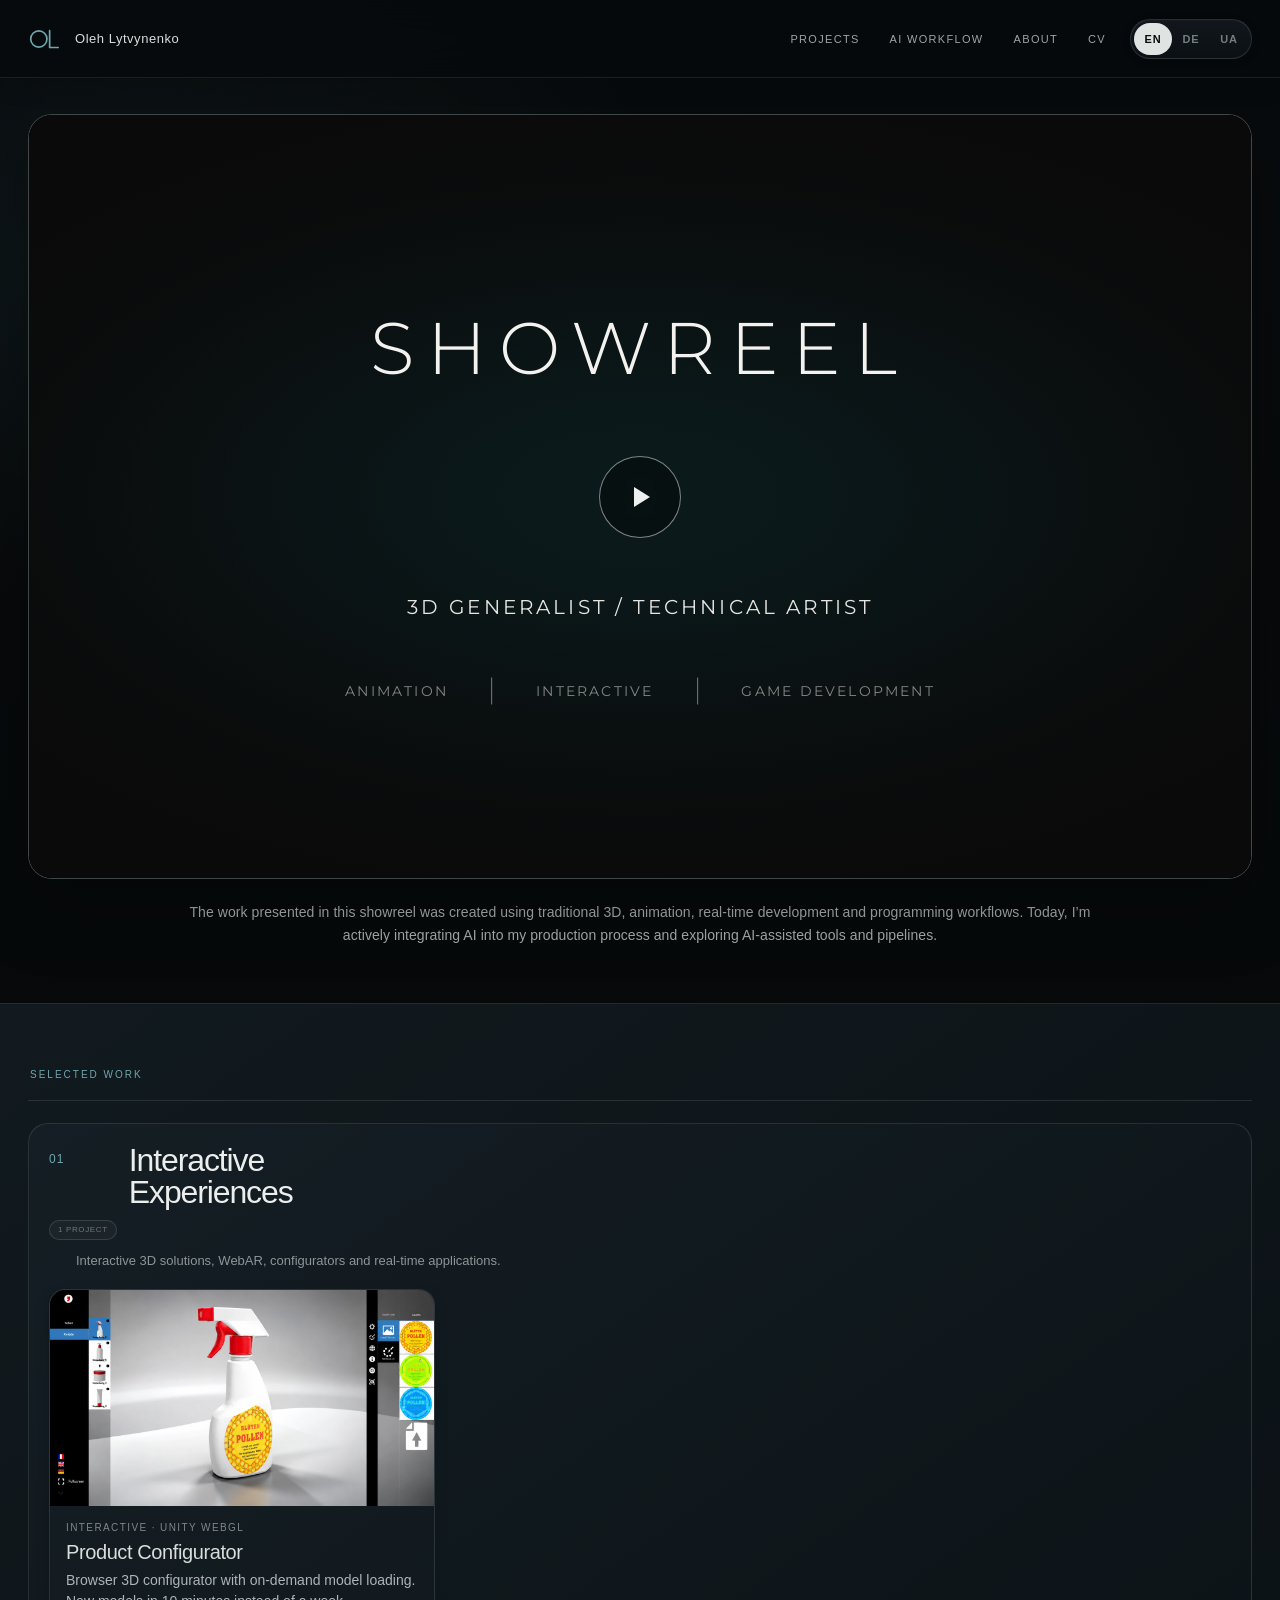
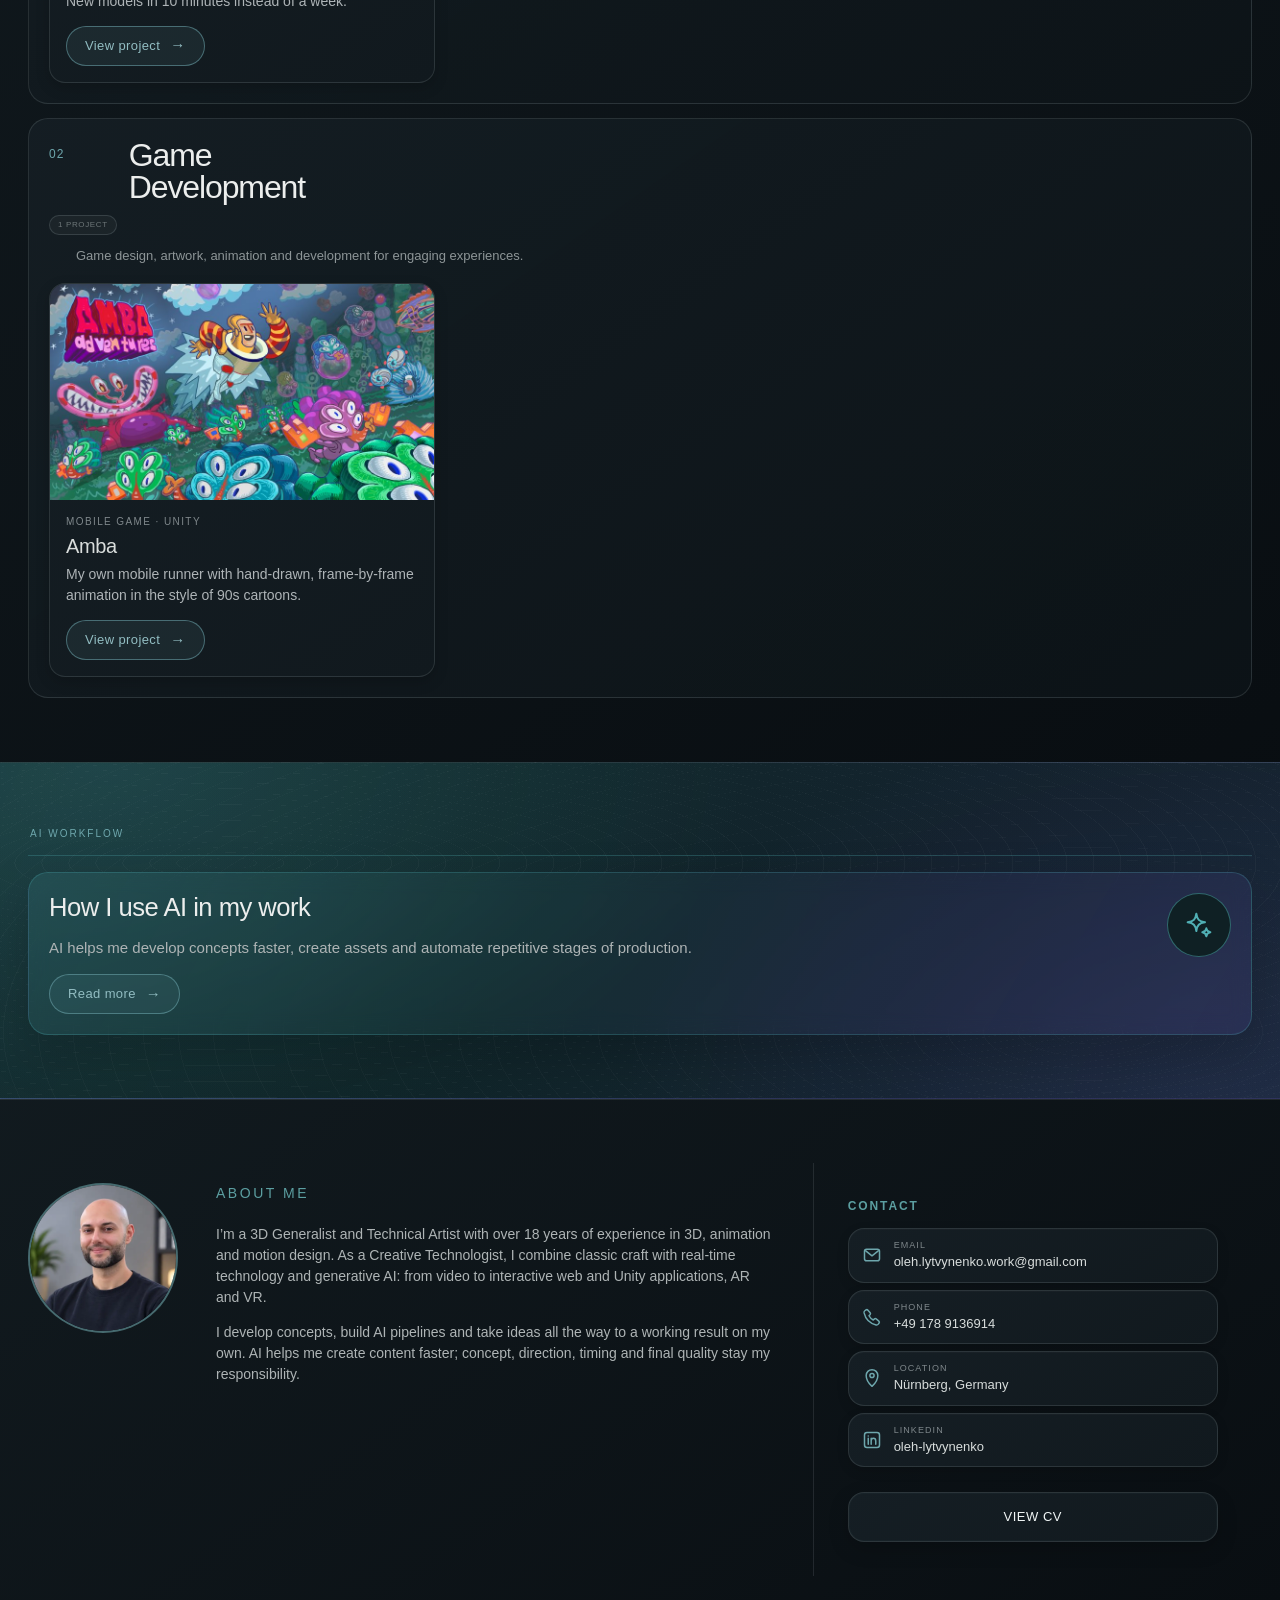
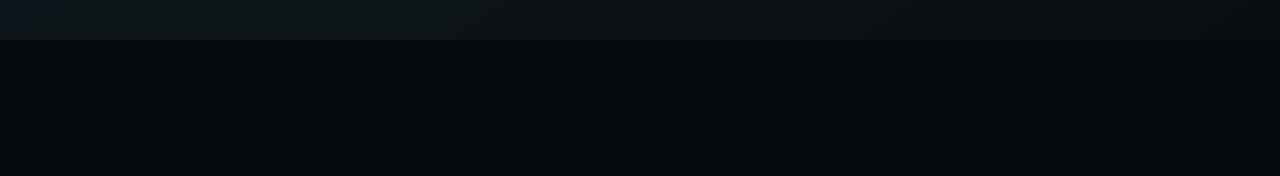
<file: index.html>
<!doctype html>
<html lang="en">
<head>
  <meta charset="utf-8">
  <meta name="viewport" content="width=device-width,initial-scale=1">
  <meta name="description" content="Portfolio of Oleh Lytvynenko, a 3D Artist and Technical Artist working in 3D graphics, animation, interactive applications, real-time solutions and game development.">
  <meta name="author" content="Oleh Lytvynenko">
  <meta name="robots" content="index,follow">
  <link rel="canonical" href="https://olehanimator.github.io/">
  <link rel="icon" href="assets/favicon.svg" type="image/svg+xml">
  <meta property="og:type" content="website">
  <meta property="og:site_name" content="Oleh Lytvynenko Portfolio">
  <meta property="og:title" content="Oleh Lytvynenko — 3D Artist & Technical Artist">
  <meta property="og:description" content="3D graphics, animation, interactive applications, real-time solutions and game development.">
  <meta property="og:url" content="https://olehanimator.github.io/">
  <meta property="og:image" content="https://olehanimator.github.io/assets/og-image-v2.png">
  <meta property="og:image:type" content="image/png">
  <meta property="og:image:width" content="1200">
  <meta property="og:image:height" content="630">
  <meta property="og:image:alt" content="Oleh Lytvynenko — 3D Artist and Technical Artist portfolio">
  <meta name="twitter:card" content="summary_large_image">
  <meta name="twitter:title" content="Oleh Lytvynenko — 3D Artist & Technical Artist">
  <meta name="twitter:description" content="3D graphics, animation, interactive applications, real-time solutions and game development.">
  <meta name="twitter:image" content="https://olehanimator.github.io/assets/og-image-v2.png">
  <meta name="twitter:image:alt" content="Oleh Lytvynenko — 3D Artist and Technical Artist portfolio">
  <title>Oleh Lytvynenko — 3D Artist & Technical Artist</title>
  <link rel="preconnect" href="https://fonts.googleapis.com">
  <link rel="preconnect" href="https://fonts.gstatic.com" crossorigin>
  <link href="https://fonts.googleapis.com/css2?family=Montserrat:wght@300;400;500&display=swap" rel="stylesheet">
  <link rel="stylesheet" href="styles.css?v=20260807-3">
  <link rel="stylesheet" href="motion.css?v=20260808-1">
  <link rel="stylesheet" href="mobile-fixes.css?v=20261123-1">
  <link rel="stylesheet" href="visual-tuning-2026.css?v=20260906-1">
  <link rel="stylesheet" href="showreel-state.css?v=20260827-1">
  <link rel="stylesheet" href="home-projects.css?v=20261122-3">
  <link rel="stylesheet" href="buttons.css?v=20261124-1">
  <link rel="stylesheet" href="home-bands.css?v=20261124-final">
</head>
<body>
<header class="topbar wrap">
  <a class="logo-mark" href="#top" aria-label="Oleh Lytvynenko — home">
    <svg viewBox="0 0 44 40" aria-hidden="true"><circle cx="14" cy="20" r="10.5" fill="none" stroke="currentColor" stroke-width="2.2"/><path d="M28 9v22h11" fill="none" stroke="currentColor" stroke-width="2.2" stroke-linecap="round" stroke-linejoin="round"/></svg>
  </a>
  <div class="topbar-right"><nav><a class="projects-nav-link" href="#projects" data-i18n="nav.projects">Projects</a><a href="ai-workflow.html" data-i18n="nav.ai">AI workflow</a><a href="#about" data-i18n="nav.about">About</a><a href="cv.html">CV</a></nav><div class="language-switcher" aria-label="Language selector"><button type="button" data-lang="en" class="active" aria-pressed="true">EN</button><button type="button" data-lang="de" aria-pressed="false">DE</button><button type="button" data-lang="uk" aria-pressed="false">UA</button></div></div>
</header>
<main id="top">
  <section class="hero wrap"><div class="hero-card" style="aspect-ratio:8/5;min-height:0"><video controls playsinline webkit-playsinline preload="auto" poster="assets/pattern.PNG?v=20260816-1" style="position:absolute;inset:0;width:100%;height:100%;object-fit:contain;background:#000"><source src="https://pub-0a79db6bbbdb49428a9da6ef787332a0.r2.dev/LytvynenkoShowreel.mp4" type="video/mp4">Your browser does not support HTML5 video.</video><div class="shade" style="display:none"></div><div class="hero-copy" style="display:none"><p class="eyebrow" data-i18n="hero.role">3D Artist · Technical Artist</p><h1>Oleh<br>Lytvynenko</h1><p data-i18n-html="hero.intro">I create animation, interactive experiences<br>and technical visualization.</p><span data-i18n="hero.location">● Nürnberg, Germany</span></div><button class="play" type="button" aria-label="Play showreel" style="display:none"><span aria-hidden="true"></span></button><div class="reel-label" style="display:none"><strong data-i18n="hero.showreel">Showreel</strong><span data-i18n="hero.comingSoon">coming soon</span></div><div class="controls" style="display:none"><span>▶</span><span>00:00</span><i></i><span>01:18</span><span>◖</span><span>⚙</span><span>⛶</span></div></div><p class="showreel-note" data-i18n="hero.aiNote">The work presented in this showreel was created using traditional 3D, animation, real-time development and programming workflows. Today, I’m actively integrating AI into my production process and exploring AI-assisted tools and pipelines.</p></section>

  <section id="projects" class="wrap projects home-projects">
    <p class="section-label" data-i18n="projects.label">Selected work</p>

    <section class="work-section" id="interactive">
      <div class="work-heading"><div class="work-title"><span class="work-number">01</span><h2 data-i18n-html="projects.interactive.title">Interactive<br>Experiences</h2><span class="project-count" data-i18n="projects.countOne">1 project</span></div><p data-i18n="projects.interactive.text">Interactive 3D solutions, WebAR, configurators and real-time applications.</p></div>
      <div class="work-cards">
        <a class="work-card" data-project href="projects/product-configurator.html"><div class="work-thumb interactive-thumb"><img src="assets/projects/product-configurator/thumb.jpg?v=2" alt="3D product configurator in the browser" loading="lazy"></div><div class="work-card-copy"><small>Interactive · Unity WebGL</small><h3 data-i18n="cards.configurator.title">Product Configurator</h3><p data-i18n="cards.configurator.text">Browser 3D configurator with on-demand model loading. New models in 10 minutes instead of a week.</p><span class="btn"><span class="btn-label" data-i18n="cards.view">View project</span><span class="btn-arrow btn-arrow-next" aria-hidden="true">→</span></span></div></a>
      </div>
    </section>

    <section class="work-section is-temporarily-hidden" id="animation" aria-hidden="true">
      <div class="work-heading"><div class="work-title"><span class="work-number orange-text">02</span><h2 data-i18n="projects.animation.title">Animation</h2><span class="project-count" data-i18n="projects.countTwo">2 projects</span></div><p data-i18n="projects.animation.text">2D and 3D animation, motion design, character animation and storytelling.</p></div>
      <div class="work-cards">
        <a class="work-card" href="project-template.html"><div class="work-thumb animation-thumb"><img src="assets/pattern.PNG?v=20260816-1" alt="Animation project placeholder"></div><div class="work-card-copy"><small>3D Animation</small><h3>Animation Project</h3><p>Project details coming soon.</p><span class="btn"><span class="btn-label">View project</span><span class="btn-arrow btn-arrow-next" aria-hidden="true">→</span></span></div></a>
        <a class="work-card placeholder-card" href="project-template.html"><div class="work-thumb animation-thumb"><img src="assets/pattern.PNG?v=20260816-1" alt="Animation project placeholder"></div><div class="work-card-copy"><small>Motion · Character</small><h3>Next Project</h3><p>Project details coming soon.</p><span class="btn"><span class="btn-label">View project</span><span class="btn-arrow btn-arrow-next" aria-hidden="true">→</span></span></div></a>
      </div>
    </section>

    <section class="work-section" id="games">
      <div class="work-heading"><div class="work-title"><span class="work-number green-text">02</span><h2 data-i18n-html="projects.game.title">Game<br>Development</h2><span class="project-count" data-i18n="projects.countOne">1 project</span></div><p data-i18n="projects.game.text">Game design, artwork, animation and development for engaging experiences.</p></div>
      <div class="work-cards">
        <a class="work-card" data-project href="projects/amba.html"><div class="work-thumb game-thumb"><img src="assets/projects/amba/thumb.jpg?v=2" alt="Amba Adventures key art: the astronaut, Amba and the aliens" loading="lazy"></div><div class="work-card-copy"><small>Mobile game · Unity</small><h3>Amba</h3><p data-i18n="cards.amba.text">My own mobile runner with hand-drawn, frame-by-frame animation in the style of 90s cartoons.</p><span class="btn"><span class="btn-label" data-i18n="cards.view">View project</span><span class="btn-arrow btn-arrow-next" aria-hidden="true">→</span></span></div></a>
      </div>
    </section>
  </section>

  <section id="ai-workflow" class="wrap ai-teaser">
    <p class="section-label" data-i18n="ai.label">AI workflow</p>
    <div class="ai-teaser-body">
      <span class="ai-icon" aria-hidden="true"><svg viewBox="0 0 24 24" fill="none" stroke="currentColor" stroke-width="1.5" stroke-linejoin="round" stroke-linecap="round"><path d="M10 3.5C10.6 7.9 12.1 9.4 16.5 10 12.1 10.6 10.6 12.1 10 16.5 9.4 12.1 7.9 10.6 3.5 10 7.9 9.4 9.4 7.9 10 3.5Z"/><path d="M17.5 14.5C17.8 16.4 18.6 17.2 20.5 17.5 18.6 17.8 17.8 18.6 17.5 20.5 17.2 18.6 16.4 17.8 14.5 17.5 16.4 17.2 17.2 16.4 17.5 14.5Z"/></svg></span>
      <h2 data-i18n="ai.title">How I use AI in my work</h2>
      <p data-i18n="ai.text">AI helps me develop concepts faster, create assets and automate repetitive stages of production.</p>
      <a class="btn ai-teaser-link" href="ai-workflow.html"><span data-i18n="ai.more">Read more</span><span class="btn-arrow btn-arrow-next" aria-hidden="true">→</span></a>
    </div>
  </section>

  <section id="about" class="about wrap"><div class="portrait"><img src="assets/portrait-final.webp?v=2" alt="Portrait of Oleh Lytvynenko" width="900" height="900" loading="eager" decoding="async"></div><div class="about-copy"><p class="eyebrow accent" data-i18n="about.title">About me</p><p data-i18n="about.p1">I’m a 3D Generalist and Technical Artist with over 18 years of experience in 3D, animation and motion design. As a Creative Technologist, I combine classic craft with real-time technology and generative AI: from video to interactive web and Unity applications, AR and VR.</p><p data-i18n="about.p2">I develop concepts, build AI pipelines and take ideas all the way to a working result on my own. AI helps me create content faster; concept, direction, timing and final quality stay my responsibility.</p></div><div class="contact" aria-label="Contact details"><p class="contact-label">Contact</p><a class="contact-row" href="mailto:oleh.lytvynenko.work@gmail.com"><span class="contact-icon" aria-hidden="true" style="color:#6ea7ad;display:grid;place-items:center"><svg viewBox="0 0 24 24" fill="none" style="width:20px;height:20px;display:block"><rect x="3" y="5" width="18" height="14" rx="2.5" stroke="currentColor" stroke-width="1.8"/><path d="M4.5 7l7.5 6 7.5-6" stroke="currentColor" stroke-width="1.8" stroke-linecap="round" stroke-linejoin="round"/></svg></span><span><small>Email</small>oleh.lytvynenko.work@gmail.com</span></a><a class="contact-row" href="tel:+491789136914"><span class="contact-icon" aria-hidden="true" style="color:#6ea7ad;display:grid;place-items:center"><svg viewBox="0 0 24 24" fill="none" style="width:20px;height:20px;display:block"><path d="M7.1 3.8 9.8 7c.5.6.5 1.4 0 2L8.4 10.5c1.2 2.3 2.8 3.9 5.1 5.1l1.5-1.4c.6-.5 1.4-.5 2 0l3.2 2.7c.7.6.8 1.6.3 2.3l-1 1.4c-.6.8-1.6 1.2-2.6.9C9.3 19.7 4.3 14.7 2.5 7.1c-.2-1 .1-2 .9-2.6l1.4-1c.7-.5 1.7-.4 2.3.3Z" stroke="currentColor" stroke-width="1.8" stroke-linecap="round" stroke-linejoin="round"/></svg></span><span><small>Phone</small>+49 178 9136914</span></a><div class="contact-row static"><span class="contact-icon" aria-hidden="true" style="color:#6ea7ad;display:grid;place-items:center"><svg viewBox="0 0 24 24" fill="none" style="width:20px;height:20px;display:block"><path d="M12 22s7-6.1 7-13a7 7 0 1 0-14 0c0 6.9 7 13 7 13Z" stroke="currentColor" stroke-width="1.8" stroke-linejoin="round"/><circle cx="12" cy="9" r="2.5" stroke="currentColor" stroke-width="1.8"/></svg></span><span><small>Location</small><span data-i18n="about.locationText">Nürnberg, Germany</span></span></div><a class="contact-row" href="https://www.linkedin.com/in/oleh-lytvynenko-2490a337" target="_blank" rel="noreferrer"><span class="contact-icon" aria-hidden="true" style="color:#6ea7ad;display:grid;place-items:center;background:none;border:0;box-shadow:none"><svg viewBox="0 0 24 24" fill="none" style="width:20px;height:20px;display:block"><rect x="3" y="3" width="18" height="18" rx="3" stroke="currentColor" stroke-width="1.8"/><path d="M7.5 10v7M7.5 7.2v.1M11 17v-4.1c0-1.8 1-3 2.7-3 1.9 0 2.8 1.2 2.8 3.2V17M11 10v7" stroke="currentColor" stroke-width="1.8" stroke-linecap="round"/></svg></span><span><small>LinkedIn</small>oleh-lytvynenko</span></a><a id="cv" class="cv-link" href="cv.html">View CV</a></div></section>
</main>
<footer class="wrap"><span>© <b id="year"></b> Oleh Lytvynenko</span><span data-i18n="footer.rights">All rights reserved</span></footer>
<script src="script.js?v=20261122-2"></script><script src="showreel-state.js?v=20261125-2"></script><script src="motion.js?v=20261124-1"></script><script type="module" src="https://static.cloudflareinsights.com/beacon.min.js" data-cf-beacon='{"token":"c24475ce87b84aad874a7073d47edc40"}'></script>
</body></html>
</file>
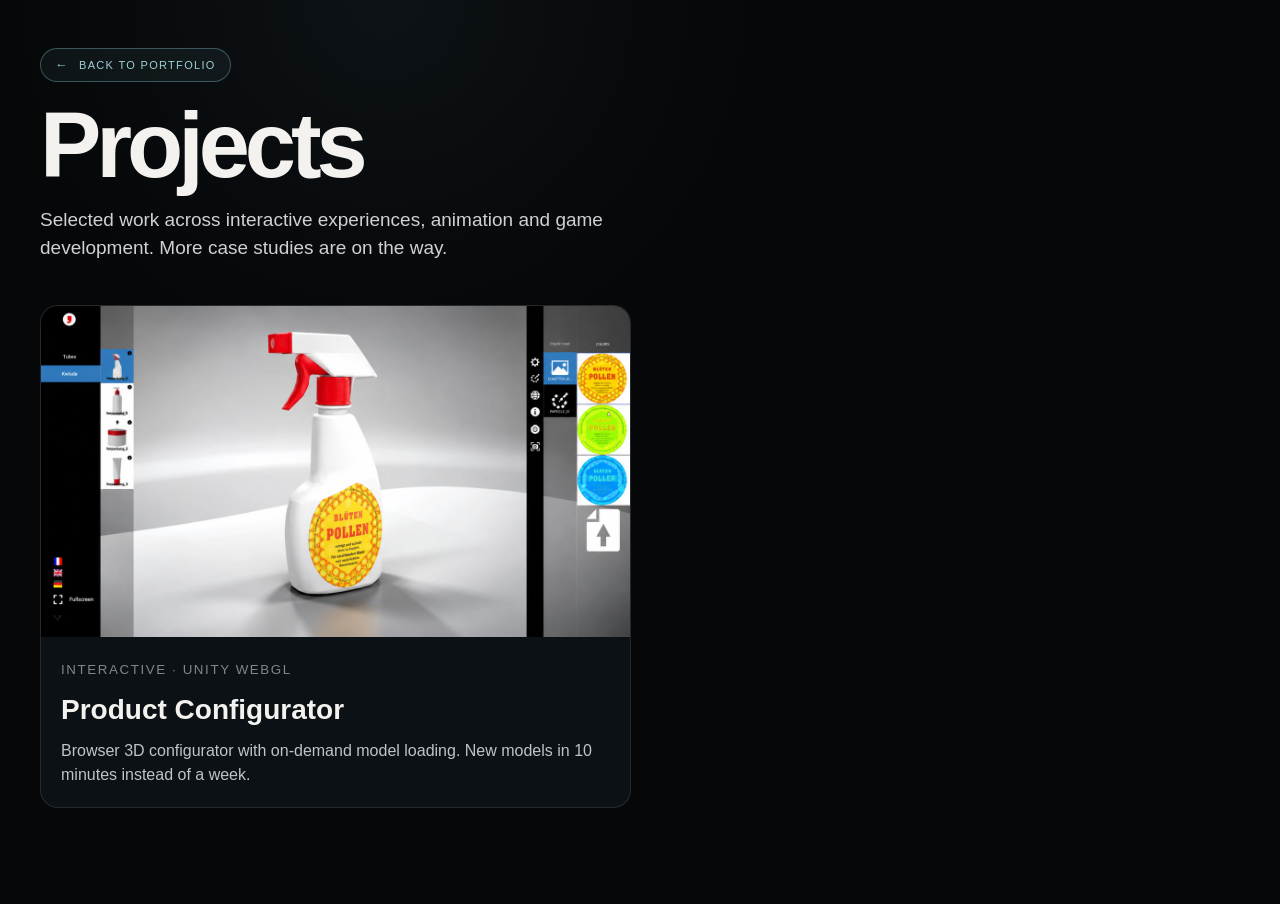
<file: projects/index.html>
<!doctype html>
<html lang="en">
<head>
  <meta charset="utf-8">
  <meta name="viewport" content="width=device-width,initial-scale=1">
  <meta name="robots" content="index,follow">
  <title>Projects — Oleh Lytvynenko</title>
  <link rel="icon" href="../assets/favicon.svg" type="image/svg+xml">
  <link rel="stylesheet" href="../styles.css">
  <link rel="stylesheet" href="../buttons.css?v=20261124-1">
  <style>
    .listing{width:min(calc(100% - 48px),1200px);margin:0 auto;padding:48px 0 96px}.listing-head{margin-bottom:42px}.listing h1{font-size:clamp(54px,8vw,92px);line-height:.9;letter-spacing:-.055em;margin:22px 0 18px}.listing-intro{max-width:680px;color:#cfd2d3;font-size:19px}.filters{display:flex;gap:10px;flex-wrap:wrap;margin:30px 0 36px}.filters a{padding:8px 14px;border:1px solid rgba(255,255,255,.13);border-radius:999px;color:#cfd2d3;text-decoration:none;font-size:13px}.filters a.active{background:#f3f2ee;color:#090b0d}.cards{display:grid;grid-template-columns:repeat(2,minmax(0,1fr));gap:18px}.work-card{display:block;overflow:hidden;border:1px solid rgba(255,255,255,.1);border-radius:18px;background:#0c1115;color:inherit;text-decoration:none}.work-media{aspect-ratio:16/9;background:linear-gradient(135deg,#182127,#0b0f12);display:grid;place-items:center;color:#697176}.work-body{padding:20px}.work-body small{color:#7f878b;text-transform:uppercase;letter-spacing:.12em}.work-body h2{margin:8px 0 8px;font-size:28px}.work-body p{margin:0;color:#bfc4c6}.soon{opacity:.78}@media(max-width:700px){.listing{width:calc(100% - 32px);padding-top:30px}.cards{grid-template-columns:1fr}.listing-intro{font-size:17px}}
  </style>
</head>
<body>
  <main class="listing">
    <header class="listing-head">
      <a class="btn btn-sm" href="../index.html#projects"><span class="btn-arrow btn-arrow-back" aria-hidden="true">←</span><span>Back to portfolio</span></a>
      <h1>Projects</h1>
      <p class="listing-intro">Selected work across interactive experiences, animation and game development. More case studies are on the way.</p>
    </header>
    <section class="cards">
      <a class="work-card" href="product-configurator.html"><div class="work-media" style="background:url('../assets/projects/product-configurator/thumb.jpg?v=2') center/cover"></div><div class="work-body"><small>Interactive · Unity WebGL</small><h2>Product Configurator</h2><p>Browser 3D configurator with on-demand model loading. New models in 10 minutes instead of a week.</p></div></a>
    </section>
  </main>
</body>
</html>
</file>
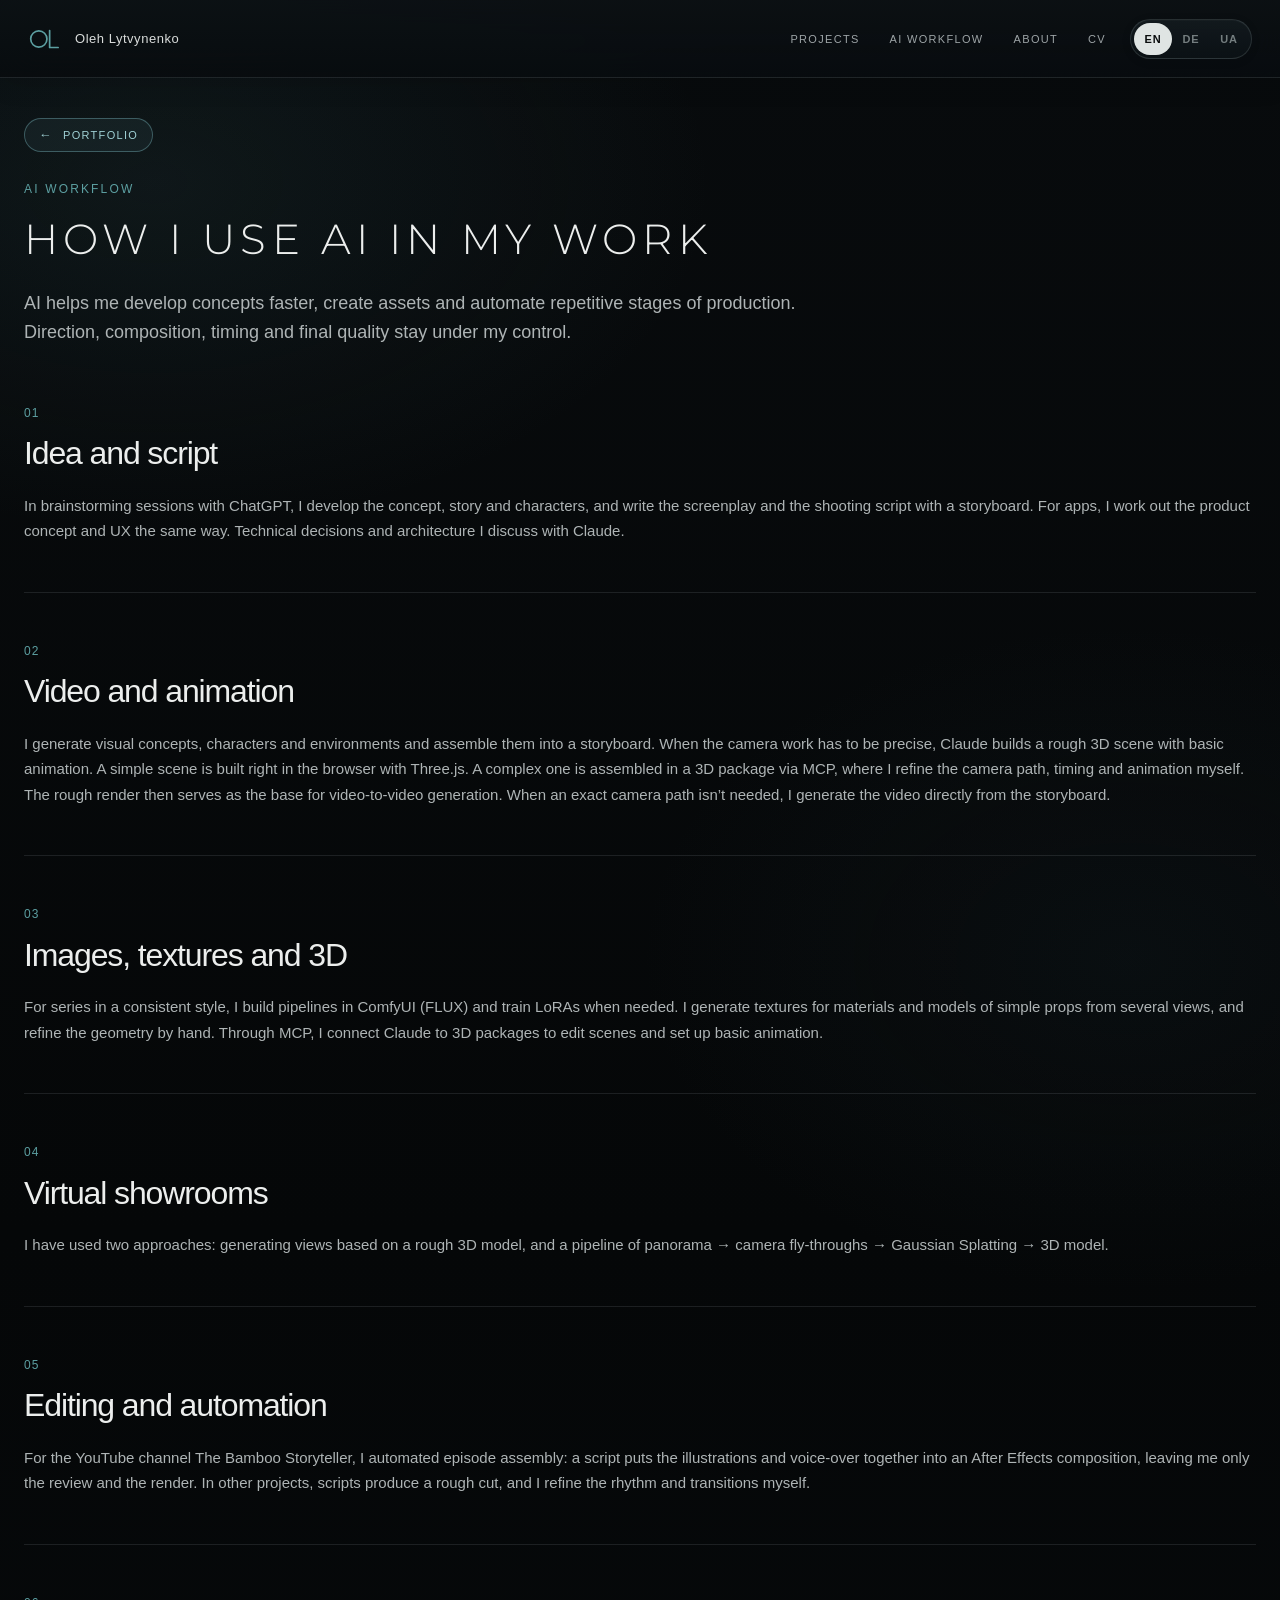
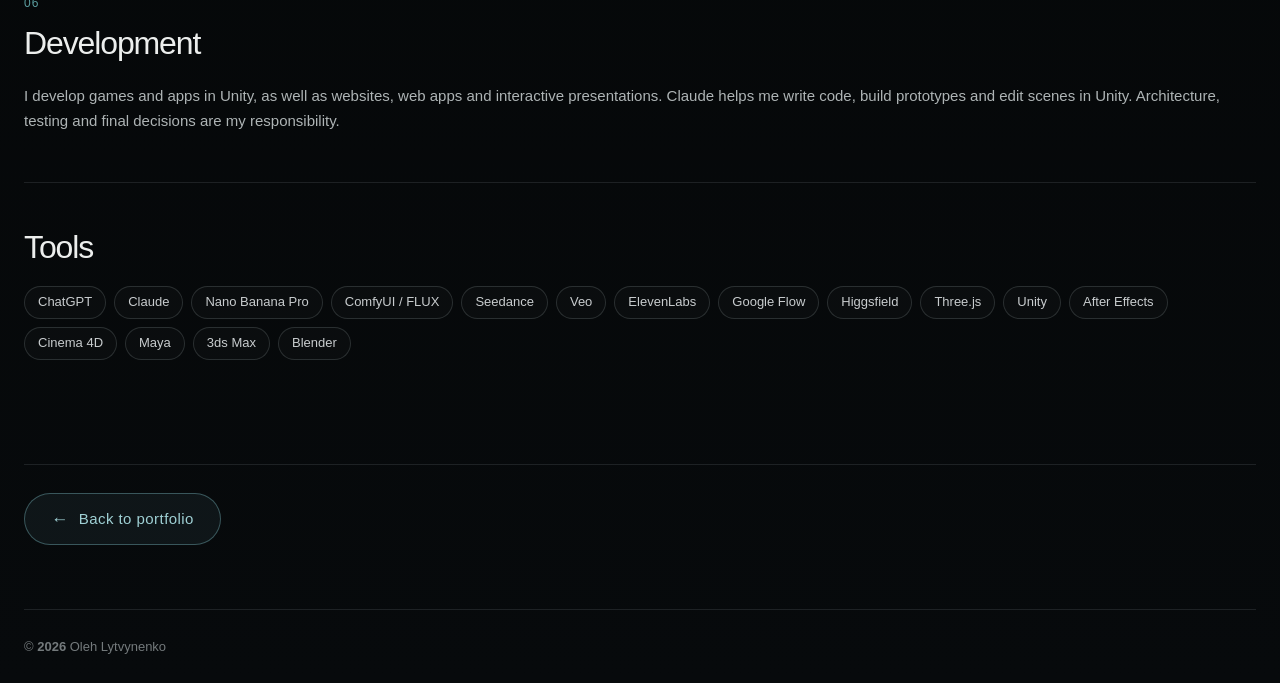
<file: ai-workflow.html>
<!doctype html>
<html lang="en">
<head>
  <meta charset="utf-8">
  <meta name="viewport" content="width=device-width,initial-scale=1">
  <meta name="description" content="How Oleh Lytvynenko uses AI in his work: concepts and scripts, video and animation, images, textures and 3D, virtual showrooms, editing automation and development.">
  <meta name="author" content="Oleh Lytvynenko">
  <meta name="robots" content="index,follow">
  <link rel="canonical" href="https://olehanimator.github.io/ai-workflow.html">
  <meta property="og:type" content="article">
  <meta property="og:title" content="How I use AI in my work — Oleh Lytvynenko">
  <meta property="og:description" content="AI helps me develop concepts faster, create assets and automate repetitive stages of production. Direction, composition, timing and final quality stay under my control.">
  <meta property="og:image" content="https://olehanimator.github.io/assets/og-image-v2.png">
  <title>How I use AI in my work — Oleh Lytvynenko</title>
  <link rel="icon" href="assets/favicon.svg" type="image/svg+xml">
  <link rel="preconnect" href="https://fonts.googleapis.com">
  <link rel="preconnect" href="https://fonts.gstatic.com" crossorigin>
  <link href="https://fonts.googleapis.com/css2?family=Montserrat:wght@300;400;500&display=swap" rel="stylesheet">
  <link rel="stylesheet" href="styles.css?v=20260807-3">
  <link rel="stylesheet" href="motion.css?v=20260808-1">
  <link rel="stylesheet" href="mobile-fixes.css?v=20261123-1">
  <link rel="stylesheet" href="visual-tuning-2026.css?v=20260906-1">
  <link rel="stylesheet" href="brand-2026.css?v=20260815-1">
  <link rel="stylesheet" href="project.css?v=20261015-3">
  <link rel="stylesheet" href="buttons.css?v=20261124-1">
  <style>
    .ai-page .project-hero .project-lead{margin-bottom:8px}
    .ai-page .section-media{margin:26px 0 0}
    .ai-page .section-media .media-frame{aspect-ratio:16/9}
    .ai-page .section-media img,.ai-page .section-media video{position:absolute;inset:0;width:100%;height:100%;display:block;object-fit:cover}
    .ai-page .section-media video{object-fit:contain;background:#000}
    .ai-page .media-caption{margin:10px 2px 0;color:#7f878b;font-size:13px}
    .tool-tags{display:flex;flex-wrap:wrap;gap:8px;margin:0;padding:0;list-style:none}
    .project-page .section-body .tool-tags li{padding:7px 13px;border:1px solid rgba(205,224,225,.16);border-radius:999px;background:rgba(255,255,255,.02);color:#c8ccce;font-size:13px;line-height:1.3}
    .project-page .section-body .tool-tags li:before{content:none}
    .project-page .section-body .tool-tags li:first-child{padding-top:7px}
    .ai-page .back-link{margin:40px 0 0}
    .ai-page .project-hero .project-category{margin-top:28px}
    @media(max-width:700px){.ai-page .back-link{margin-top:28px}}
    .language-switcher button{cursor:pointer}
  </style>
</head>
<body class="project-page ai-page">
  <header class="topbar wrap">
    <a class="logo-mark" href="index.html" aria-label="Oleh Lytvynenko — home">
      <svg viewBox="0 0 44 40" aria-hidden="true"><circle cx="14" cy="20" r="10.5" fill="none" stroke="currentColor" stroke-width="2.2"/><path d="M28 9v22h11" fill="none" stroke="currentColor" stroke-width="2.2" stroke-linecap="round" stroke-linejoin="round"/></svg>
      <span class="logo-name">Oleh Lytvynenko</span>
    </a>
    <div class="topbar-right"><nav><a href="index.html#projects" data-i18n="nav.projects">Projects</a><a href="ai-workflow.html" aria-current="page" data-i18n="nav.ai">AI workflow</a><a href="index.html#about" data-i18n="nav.about">About</a><a href="cv.html">CV</a></nav><div class="language-switcher" aria-label="Language selector"><button type="button" data-lang="en" class="active" aria-pressed="true">EN</button><button type="button" data-lang="de" aria-pressed="false">DE</button><button type="button" data-lang="uk" aria-pressed="false">UA</button></div></div>
  </header>
  <main>
    <section class="project-hero project-shell">
      <a class="btn btn-sm back-link" href="index.html"><span class="btn-arrow btn-arrow-back" aria-hidden="true">←</span><span data-i18n="back.top">Portfolio</span></a>
      <p class="project-category" data-i18n="category">AI workflow</p>
      <h1 data-i18n="title">How I use AI in my work</h1>
      <p class="project-lead" data-i18n="lead">AI helps me develop concepts faster, create assets and automate repetitive stages of production. Direction, composition, timing and final quality stay under my control.</p>
    </section>
    <div class="project-content project-shell">
      <section id="idea" class="project-section">
        <div class="section-head">
          <p class="section-kicker">01</p>
          <h2 data-i18n="idea.title">Idea and script</h2>
        </div>
        <div class="section-body">
          <p data-i18n="idea.p1">In brainstorming sessions with ChatGPT, I develop the concept, story and characters, and write the screenplay and the shooting script with a storyboard. For apps, I work out the product concept and UX the same way. Technical decisions and architecture I discuss with Claude.</p>
          <!-- Media slot: <figure class="section-media"><div class="media-frame"><img src="assets/ai/idea.jpg" alt="" loading="lazy"></div></figure> -->
        </div>
      </section>
      <section id="video" class="project-section">
        <div class="section-head">
          <p class="section-kicker">02</p>
          <h2 data-i18n="video.title">Video and animation</h2>
        </div>
        <div class="section-body">
          <p data-i18n="video.p1">I generate visual concepts, characters and environments and assemble them into a storyboard. When the camera work has to be precise, Claude builds a rough 3D scene with basic animation. A simple scene is built right in the browser with Three.js. A complex one is assembled in a 3D package via MCP, where I refine the camera path, timing and animation myself. The rough render then serves as the base for video-to-video generation. When an exact camera path isn’t needed, I generate the video directly from the storyboard.</p>
          <!-- Media slot: storyboard, rough 3D scene frame and final clip -->
        </div>
      </section>
      <section id="images" class="project-section">
        <div class="section-head">
          <p class="section-kicker">03</p>
          <h2 data-i18n="images.title">Images, textures and 3D</h2>
        </div>
        <div class="section-body">
          <p data-i18n="images.p1">For series in a consistent style, I build pipelines in ComfyUI (FLUX) and train LoRAs when needed. I generate textures for materials and models of simple props from several views, and refine the geometry by hand. Through MCP, I connect Claude to 3D packages to edit scenes and set up basic animation.</p>
          <!-- Media slot -->
        </div>
      </section>
      <section id="showrooms" class="project-section">
        <div class="section-head">
          <p class="section-kicker">04</p>
          <h2 data-i18n="showrooms.title">Virtual showrooms</h2>
        </div>
        <div class="section-body">
          <p data-i18n="showrooms.p1">I have used two approaches: generating views based on a rough 3D model, and a pipeline of panorama → camera fly-throughs → Gaussian Splatting → 3D model.</p>
          <!-- Media slot: Gaussian Splatting showroom -->
        </div>
      </section>
      <section id="editing" class="project-section">
        <div class="section-head">
          <p class="section-kicker">05</p>
          <h2 data-i18n="editing.title">Editing and automation</h2>
        </div>
        <div class="section-body">
          <p data-i18n="editing.p1">For the YouTube channel The Bamboo Storyteller, I automated episode assembly: a script puts the illustrations and voice-over together into an After Effects composition, leaving me only the review and the render. In other projects, scripts produce a rough cut, and I refine the rhythm and transitions myself.</p>
          <!-- Media slot: The Bamboo Storyteller episode -->
        </div>
      </section>
      <section id="development" class="project-section">
        <div class="section-head">
          <p class="section-kicker">06</p>
          <h2 data-i18n="dev.title">Development</h2>
        </div>
        <div class="section-body">
          <p data-i18n="dev.p1">I develop games and apps in Unity, as well as websites, web apps and interactive presentations. Claude helps me write code, build prototypes and edit scenes in Unity. Architecture, testing and final decisions are my responsibility.</p>
          <!-- Media slot -->
        </div>
      </section>
      <section id="tools" class="project-section">
        <div class="section-head">
          <h2 data-i18n="tools.title">Tools</h2>
        </div>
        <div class="section-body">
          <ul class="tool-tags">
            <li>ChatGPT</li><li>Claude</li><li>Nano Banana Pro</li><li>ComfyUI / FLUX</li><li>Seedance</li><li>Veo</li><li>ElevenLabs</li><li>Google Flow</li><li>Higgsfield</li><li>Three.js</li><li>Unity</li><li>After Effects</li><li>Cinema 4D</li><li>Maya</li><li>3ds Max</li><li>Blender</li>
          </ul>
        </div>
      </section>
    </div>
    <div class="page-back project-shell"><a class="btn btn-lg" href="index.html"><span class="btn-arrow btn-arrow-back" aria-hidden="true">←</span><span data-i18n="back.link">Back to portfolio</span></a></div>
  </main>
  <footer class="project-footer project-shell"><span>© <b id="year">2026</b> Oleh Lytvynenko</span></footer>
  <script>
    const T={
      en:{},
      de:{
        "nav.projects":"Projekte","nav.ai":"KI-Workflow","nav.about":"Über mich","category":"KI-Workflow",
        "title":"Wie ich KI in meiner Arbeit einsetze",
        "lead":"KI hilft mir, Konzepte schneller zu entwickeln, Material zu erstellen und wiederkehrende Arbeitsschritte zu automatisieren. Regie, Bildkomposition, Timing und die finale Qualität verantworte ich selbst.",
        "idea.title":"Idee und Drehbuch",
        "idea.p1":"In Brainstormings mit ChatGPT entwickle ich Konzept, Handlung und Figuren und schreibe Drehbuch und Regiebuch mit Storyboard. Bei Anwendungen erarbeite ich auf dieselbe Weise das Produktkonzept und die UX. Technische Entscheidungen und die Architektur bespreche ich mit Claude.",
        "video.title":"Video und Animation",
        "video.p1":"Ich generiere visuelle Konzepte, Figuren und Umgebungen und baue daraus ein Storyboard. Wenn die Kameraarbeit präzise sein muss, erstellt Claude eine grobe 3D-Szene mit einfacher Animation. Eine einfache Szene entsteht direkt im Browser mit Three.js. Eine komplexe wird per MCP in einem 3D-Programm aufgebaut, wo ich Kamerafahrt, Timing und Animation selbst ausarbeite. Das grobe Rendering dient anschließend als Grundlage für Video-to-Video. Ist keine exakte Kamerafahrt nötig, generiere ich das Video direkt aus dem Storyboard.",
        "images.title":"Bilder, Texturen und 3D",
        "images.p1":"Für Serien in einheitlichem Stil baue ich Pipelines in ComfyUI (FLUX) und trainiere bei Bedarf LoRAs. Ich generiere Texturen für Materialien sowie Modelle einfacher Props aus mehreren Ansichten und überarbeite die Geometrie von Hand. Über MCP verbinde ich Claude mit 3D-Programmen, um Szenen zu bearbeiten und einfache Animationen aufzusetzen.",
        "showrooms.title":"Virtuelle Showrooms",
        "showrooms.p1":"Ich habe zwei Ansätze eingesetzt: die Generierung von Ansichten auf Basis eines groben 3D-Modells und die Pipeline Panorama → Kameraflüge → Gaussian Splatting → 3D-Modell.",
        "editing.title":"Schnitt und Automatisierung",
        "editing.p1":"Für den YouTube-Kanal The Bamboo Storyteller habe ich die Produktion der Folgen automatisiert: Ein Skript setzt Illustrationen und Sprachaufnahmen zu einer After-Effects-Komposition zusammen, mir bleiben nur Prüfung und Rendering. In anderen Projekten erstellen Skripte einen Rohschnitt, Rhythmus und Übergänge arbeite ich selbst aus.",
        "dev.title":"Entwicklung",
        "dev.p1":"Ich entwickle Spiele und Anwendungen in Unity sowie Websites, Web-Apps und interaktive Präsentationen. Claude unterstützt mich beim Schreiben von Code, beim Bau von Prototypen und beim Bearbeiten von Szenen in Unity. Architektur, Tests und die finalen Entscheidungen liegen bei mir.",
        "tools.title":"Tools",
        "back.top":"Portfolio","back.link":"Zurück zum Portfolio"
      },
      uk:{
        "nav.projects":"Проєкти","nav.ai":"ШІ у роботі","nav.about":"Про мене","category":"ШІ у роботі",
        "title":"Як я використовую ШІ в роботі",
        "lead":"ШІ допомагає мені швидше розробляти концепції, створювати матеріали й автоматизувати повторювані етапи роботи. Режисуру, композицію, таймінг і фінальну якість я контролюю сам.",
        "idea.title":"Ідея та сценарій",
        "idea.p1":"У брейнштормах із ChatGPT я опрацьовую концепцію, сюжет і персонажів, пишу літературний і режисерський сценарій із розкадровкою. Для застосунків так само продумую концепцію продукту та UX. Технічні рішення й архітектуру обговорюю з Claude.",
        "video.title":"Відео та анімація",
        "video.p1":"Генерую візуальні концепти, персонажів і оточення та збираю з них розкадровку. Якщо потрібна точна робота камери, Claude збирає чорнову 3D-сцену з базовою анімацією. Просту сцену він робить прямо в браузері на Three.js. Складну збирає в 3D-пакеті через MCP, і там я сам доопрацьовую траєкторію, таймінг і анімацію. Чорновий рендер потім слугує основою для video-to-video. Якщо точна траєкторія не потрібна, генерую відео напряму за розкадровкою.",
        "images.title":"Зображення, текстури та 3D",
        "images.p1":"Для серій в єдиному стилі збираю пайплайни в ComfyUI (FLUX) і за потреби навчаю LoRA. Генерую текстури для матеріалів і моделі простих пропсів за кількома ракурсами, а геометрію доопрацьовую вручну. Через MCP підключаю Claude до 3D-пакетів, щоб редагувати сцени й збирати базову анімацію.",
        "showrooms.title":"Віртуальні шоуруми",
        "showrooms.p1":"Застосовував два підходи: генерацію ракурсів на основі чорнової 3D-моделі та пайплайн «панорама → прольоти камери → Gaussian Splatting → 3D-модель».",
        "editing.title":"Монтаж і автоматизація",
        "editing.p1":"Для YouTube-каналу The Bamboo Storyteller автоматизував збирання випусків: скрипт збирає ілюстрації та озвучення в композицію After Effects, а мені залишаються перевірка й рендер. В інших проєктах скрипти роблять чорновий монтаж, а ритм і переходи я доопрацьовую сам.",
        "dev.title":"Розробка",
        "dev.p1":"Розробляю ігри та застосунки на Unity, а також сайти, вебзастосунки й інтерактивні презентації. Claude допомагає мені писати код, збирати прототипи й редагувати сцени в Unity. Архітектуру, тестування й остаточні рішення беру на себе.",
        "tools.title":"Інструменти",
        "back.top":"Портфоліо","back.link":"Назад до портфоліо"
      }
    };
    document.querySelectorAll('[data-i18n],[data-i18n-html]').forEach(el=>{el.dataset.en=el.innerHTML;});
    const buttons=[...document.querySelectorAll('[data-lang]')];
    function setLanguage(lang){
      if(!T[lang])lang='en';
      document.documentElement.lang=lang;
      document.querySelectorAll('[data-i18n]').forEach(el=>{const v=T[lang][el.dataset.i18n];if(v)el.textContent=v;else el.innerHTML=el.dataset.en;});
      document.querySelectorAll('[data-i18n-html]').forEach(el=>{el.innerHTML=T[lang][el.dataset.i18nHtml]||el.dataset.en;});
      buttons.forEach(b=>{const a=b.dataset.lang===lang;b.classList.toggle('active',a);b.setAttribute('aria-pressed',String(a));});
      try{localStorage.setItem('portfolio-language',lang);}catch(e){}
    }
    buttons.forEach(b=>b.addEventListener('click',()=>setLanguage(b.dataset.lang)));
    let saved=null;try{saved=localStorage.getItem('portfolio-language');}catch(e){}
    const browser=(navigator.language||'en').slice(0,2);
    setLanguage(saved||(['en','de','uk'].includes(browser)?browser:'en'));
    document.getElementById('year').textContent=new Date().getFullYear();
  </script>
</body>
</html>
</file>
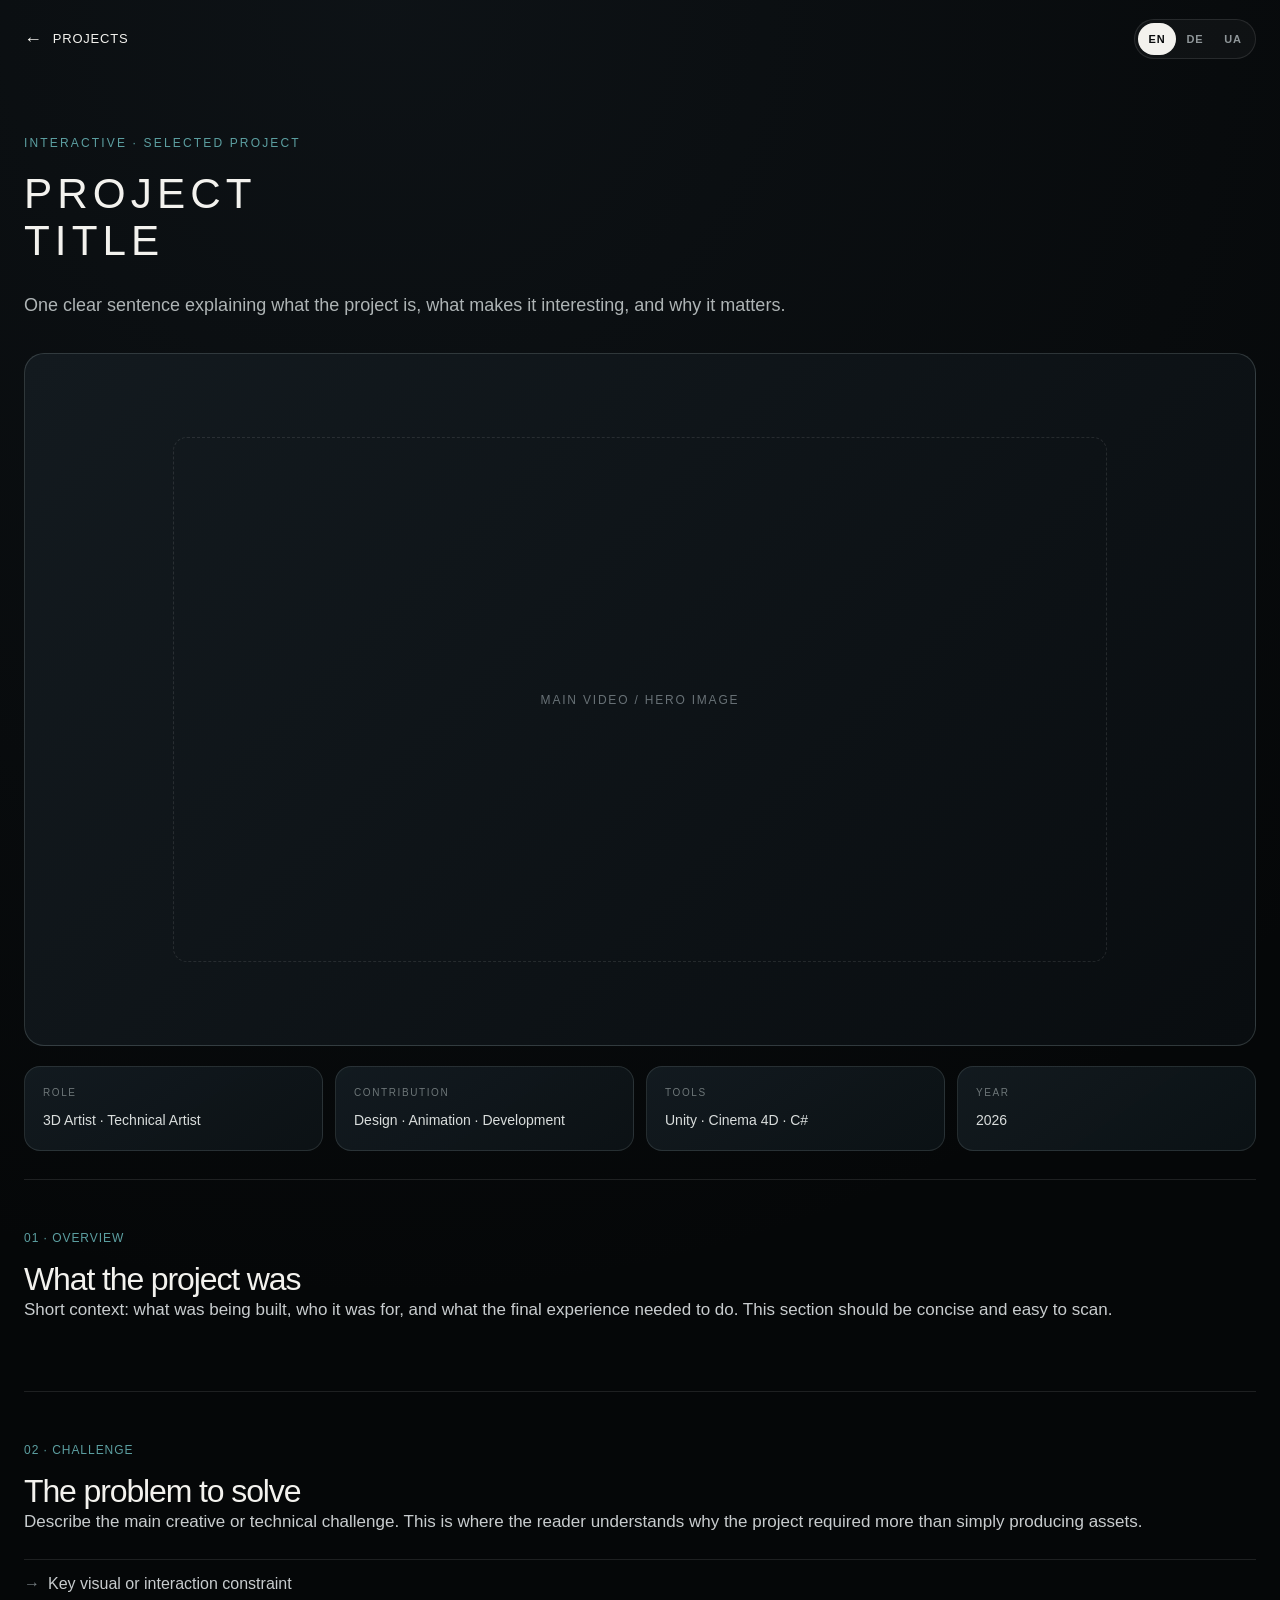
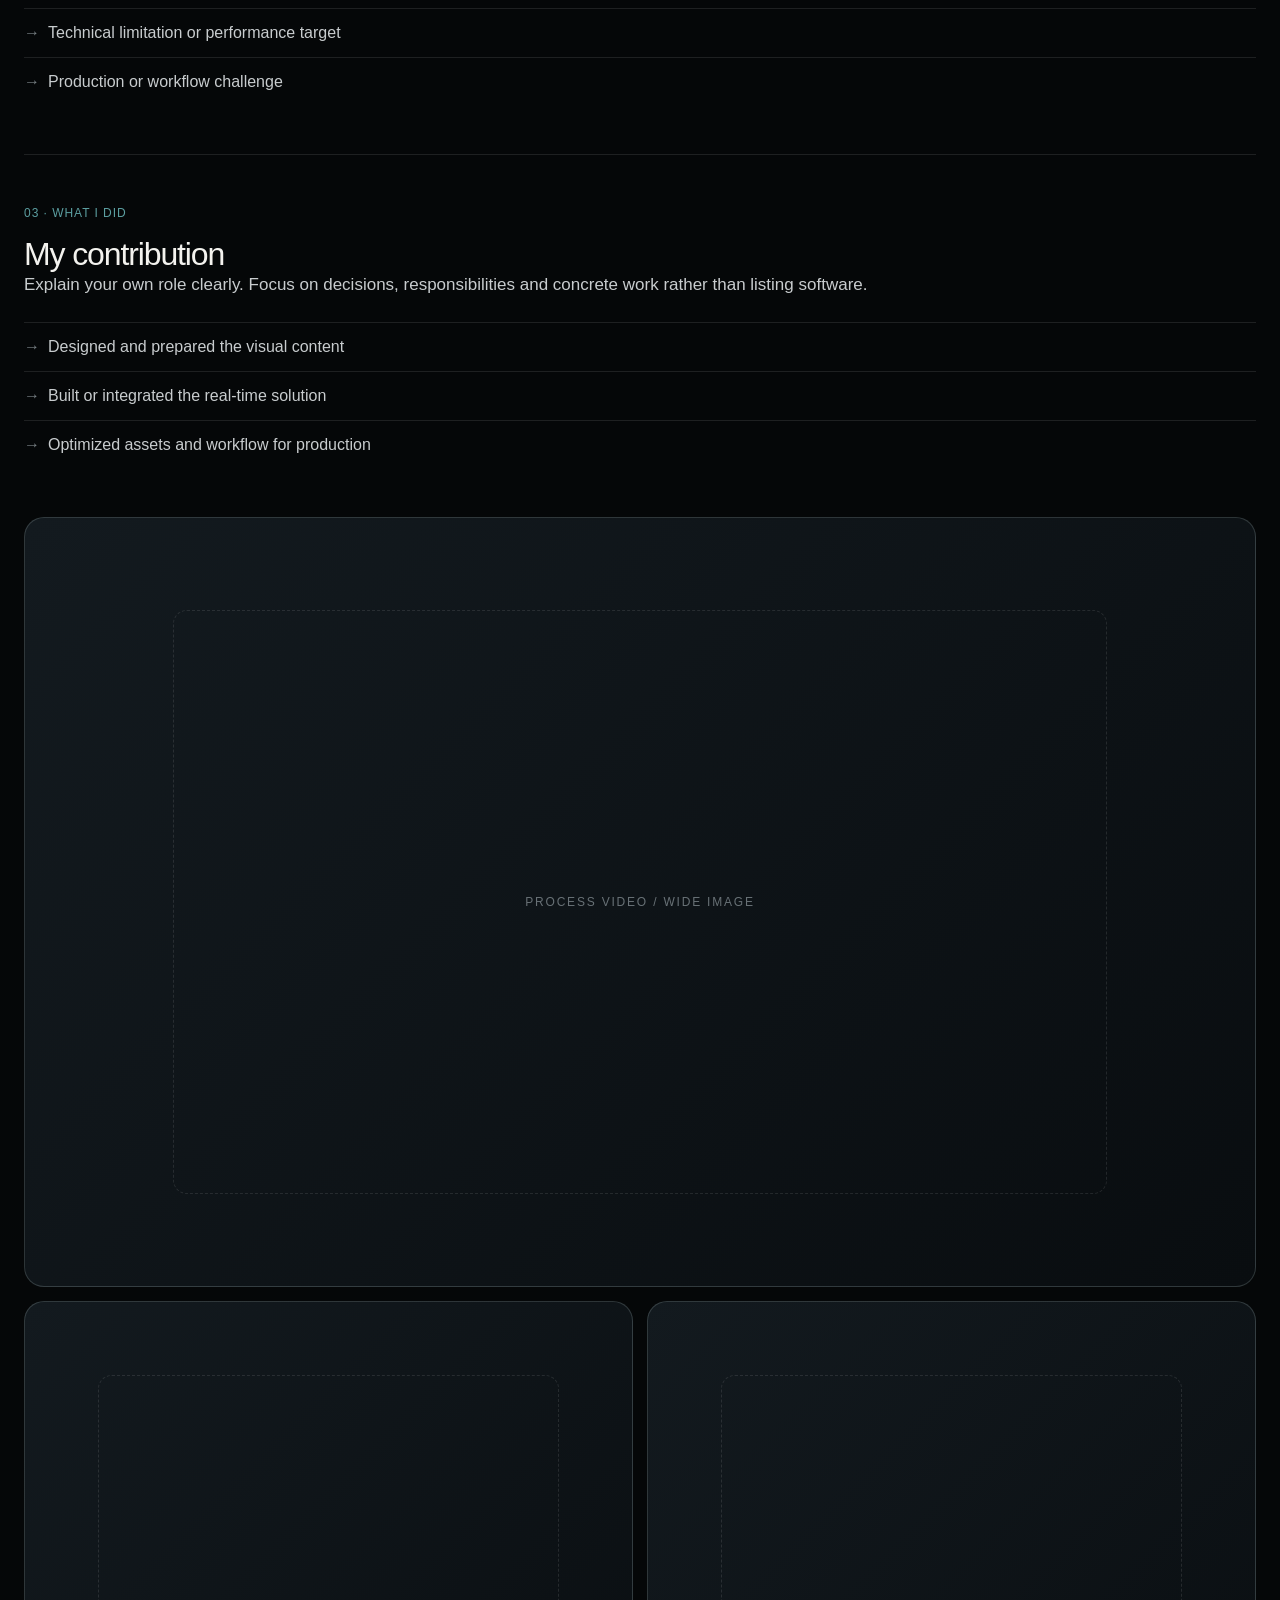
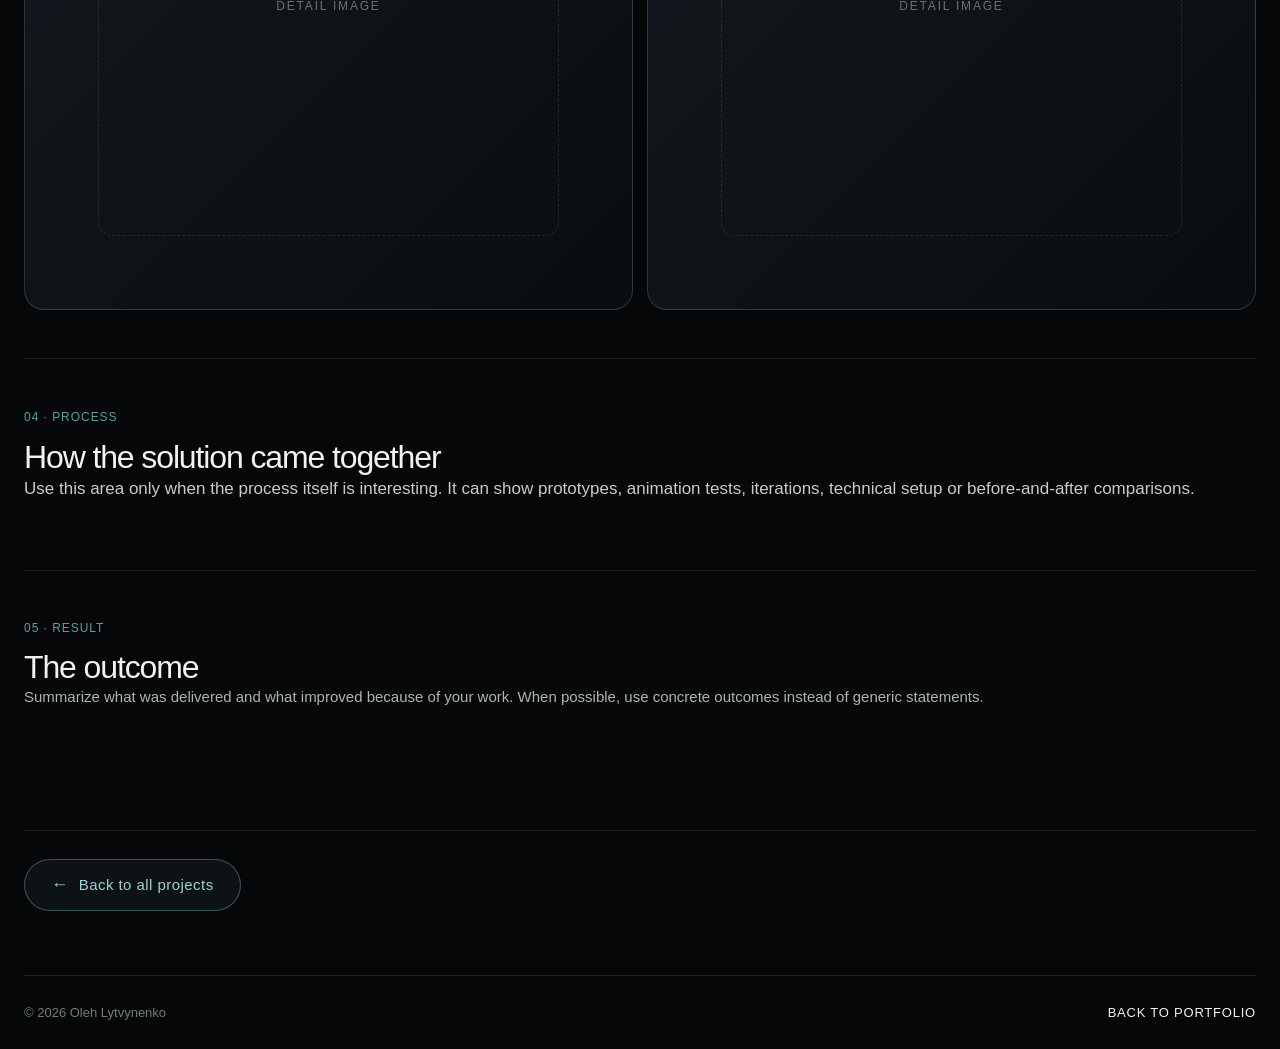
<file: project-template.html>
<!doctype html>
<html lang="en">
<head>
  <meta charset="utf-8">
  <meta name="viewport" content="width=device-width,initial-scale=1">
  <meta name="robots" content="noindex">
  <title>Project Template — Oleh Lytvynenko</title>
  <link rel="icon" href="assets/favicon.svg" type="image/svg+xml">
  <link rel="stylesheet" href="styles.css">
  <link rel="stylesheet" href="project.css?v=20261015-3">
  <link rel="stylesheet" href="buttons.css?v=20261124-1">
</head>
<body class="project-page">
  <header class="project-header project-shell">
    <a class="project-home" href="projects/index.html"><span>←</span><span>Projects</span></a>
    <div class="language-switcher" aria-label="Language selector"><button type="button" class="active" aria-pressed="true">EN</button><button type="button" aria-pressed="false">DE</button><button type="button" aria-pressed="false">UA</button></div>
  </header>

  <main>
    <section class="project-hero project-shell">
      <p class="project-category">Interactive · Selected project</p>
      <h1>Project<br>Title</h1>
      <p class="project-lead">One clear sentence explaining what the project is, what makes it interesting, and why it matters.</p>

      <div class="media-frame hero-media" aria-label="Hero project media placeholder"><div class="media-placeholder">Main video / hero image</div></div>

      <div class="project-meta">
        <div><small>Role</small><strong>3D Artist · Technical Artist</strong></div>
        <div><small>Contribution</small><strong>Design · Animation · Development</strong></div>
        <div><small>Tools</small><strong>Unity · Cinema 4D · C#</strong></div>
        <div><small>Year</small><strong>2026</strong></div>
      </div>
    </section>

    <div class="project-content project-shell">
      <aside class="project-index" aria-label="Project sections"><p>Case study</p><a href="#overview">01 · Overview</a><a href="#challenge">02 · Challenge</a><a href="#work">03 · What I did</a><a href="#process">04 · Process</a><a href="#result">05 · Result</a></aside>
      <div>
        <section id="overview" class="project-section"><p class="section-kicker">01 · Overview</p><h2>What the project was</h2><p>Short context: what was being built, who it was for, and what the final experience needed to do. This section should be concise and easy to scan.</p></section>
        <section id="challenge" class="project-section"><p class="section-kicker">02 · Challenge</p><h2>The problem to solve</h2><p>Describe the main creative or technical challenge. This is where the reader understands why the project required more than simply producing assets.</p><ul><li>Key visual or interaction constraint</li><li>Technical limitation or performance target</li><li>Production or workflow challenge</li></ul></section>
        <section id="work" class="project-section"><p class="section-kicker">03 · What I did</p><h2>My contribution</h2><p>Explain your own role clearly. Focus on decisions, responsibilities and concrete work rather than listing software.</p><ul><li>Designed and prepared the visual content</li><li>Built or integrated the real-time solution</li><li>Optimized assets and workflow for production</li></ul></section>
        <div class="project-gallery" aria-label="Project media gallery placeholders"><div class="media-frame wide"><div class="media-placeholder">Process video / wide image</div></div><div class="media-frame square"><div class="media-placeholder">Detail image</div></div><div class="media-frame square"><div class="media-placeholder">Detail image</div></div></div>
        <section id="process" class="project-section"><p class="section-kicker">04 · Process</p><h2>How the solution came together</h2><p>Use this area only when the process itself is interesting. It can show prototypes, animation tests, iterations, technical setup or before-and-after comparisons.</p></section>
        <section id="result" class="project-result"><p class="section-kicker">05 · Result</p><h2>The outcome</h2><p>Summarize what was delivered and what improved because of your work. When possible, use concrete outcomes instead of generic statements.</p></section>
      </div>
    </div>

    <div class="page-back project-shell"><a class="btn btn-lg" href="index.html#projects"><span class="btn-arrow btn-arrow-back" aria-hidden="true">←</span><span>Back to all projects</span></a></div>
  </main>
  <footer class="project-footer project-shell"><span>© 2026 Oleh Lytvynenko</span><a class="project-home" href="index.html">Back to portfolio</a></footer>
</body>
</html>
</file>
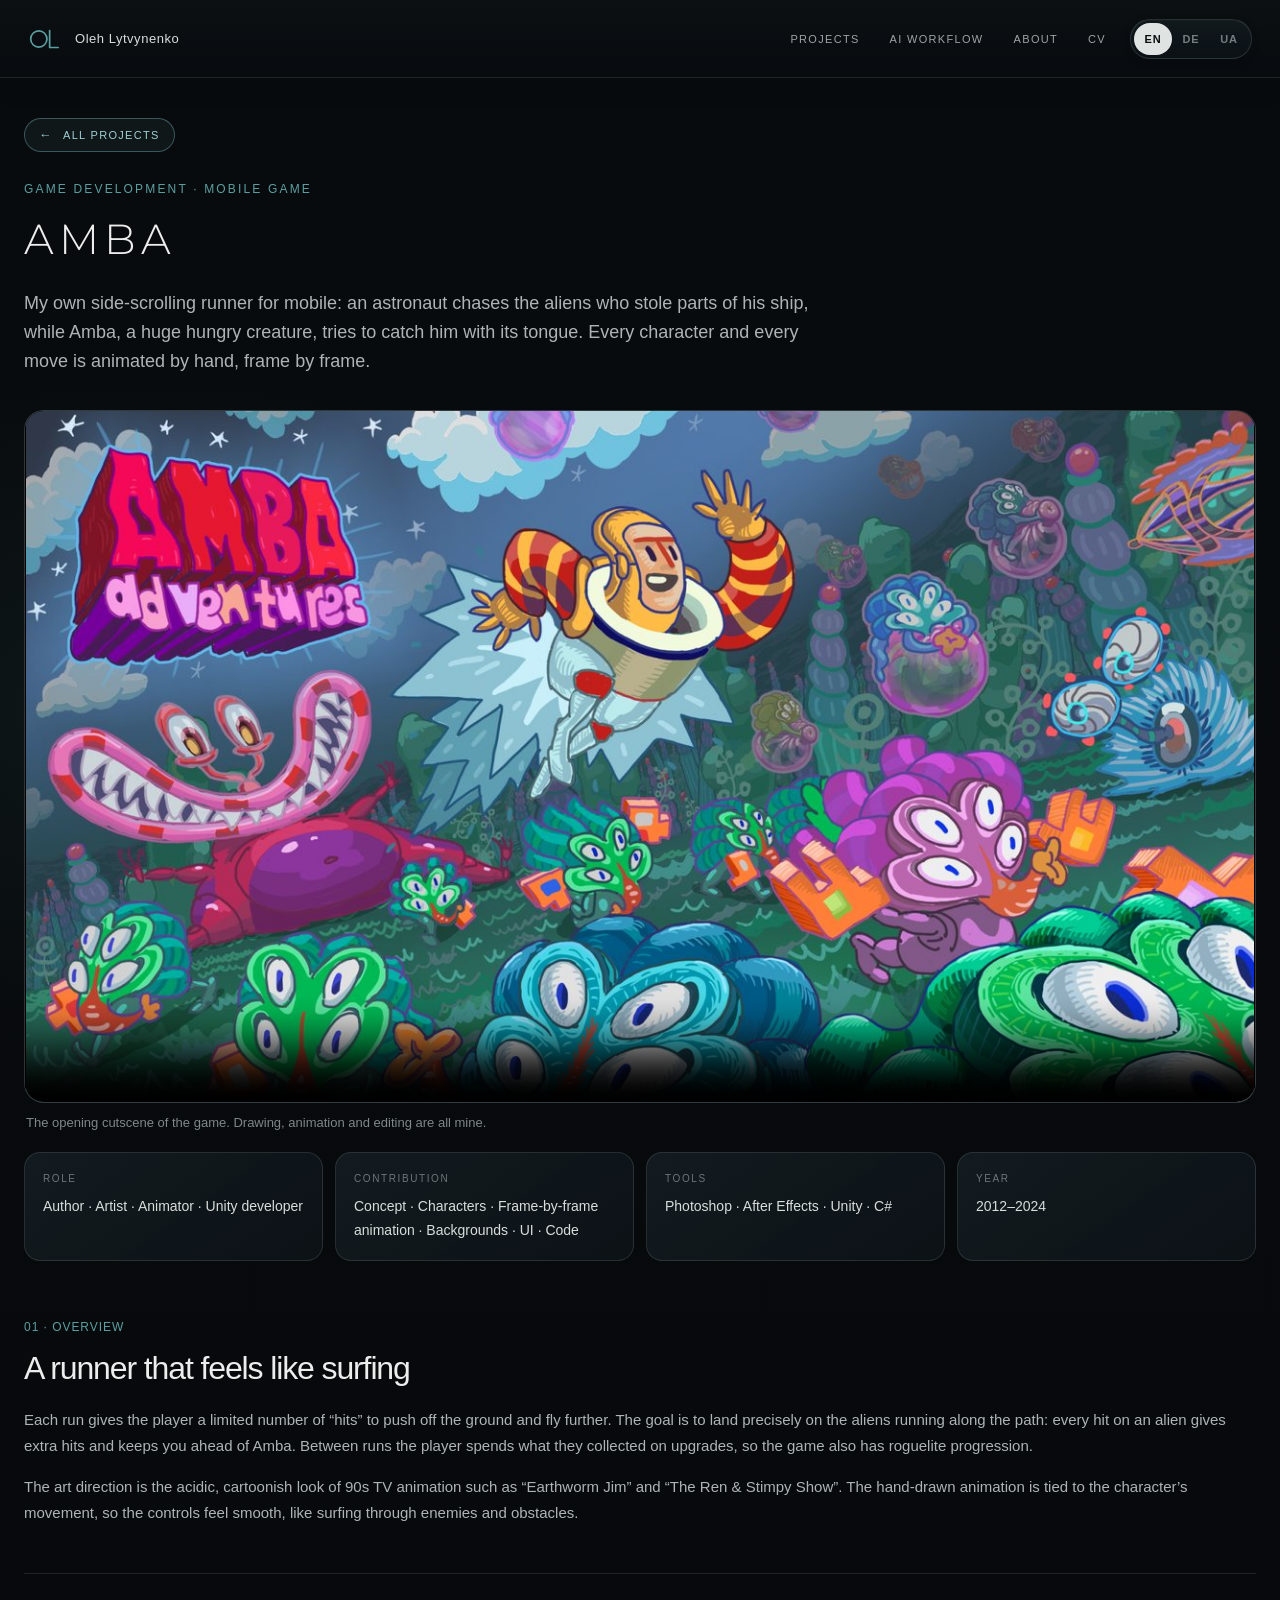
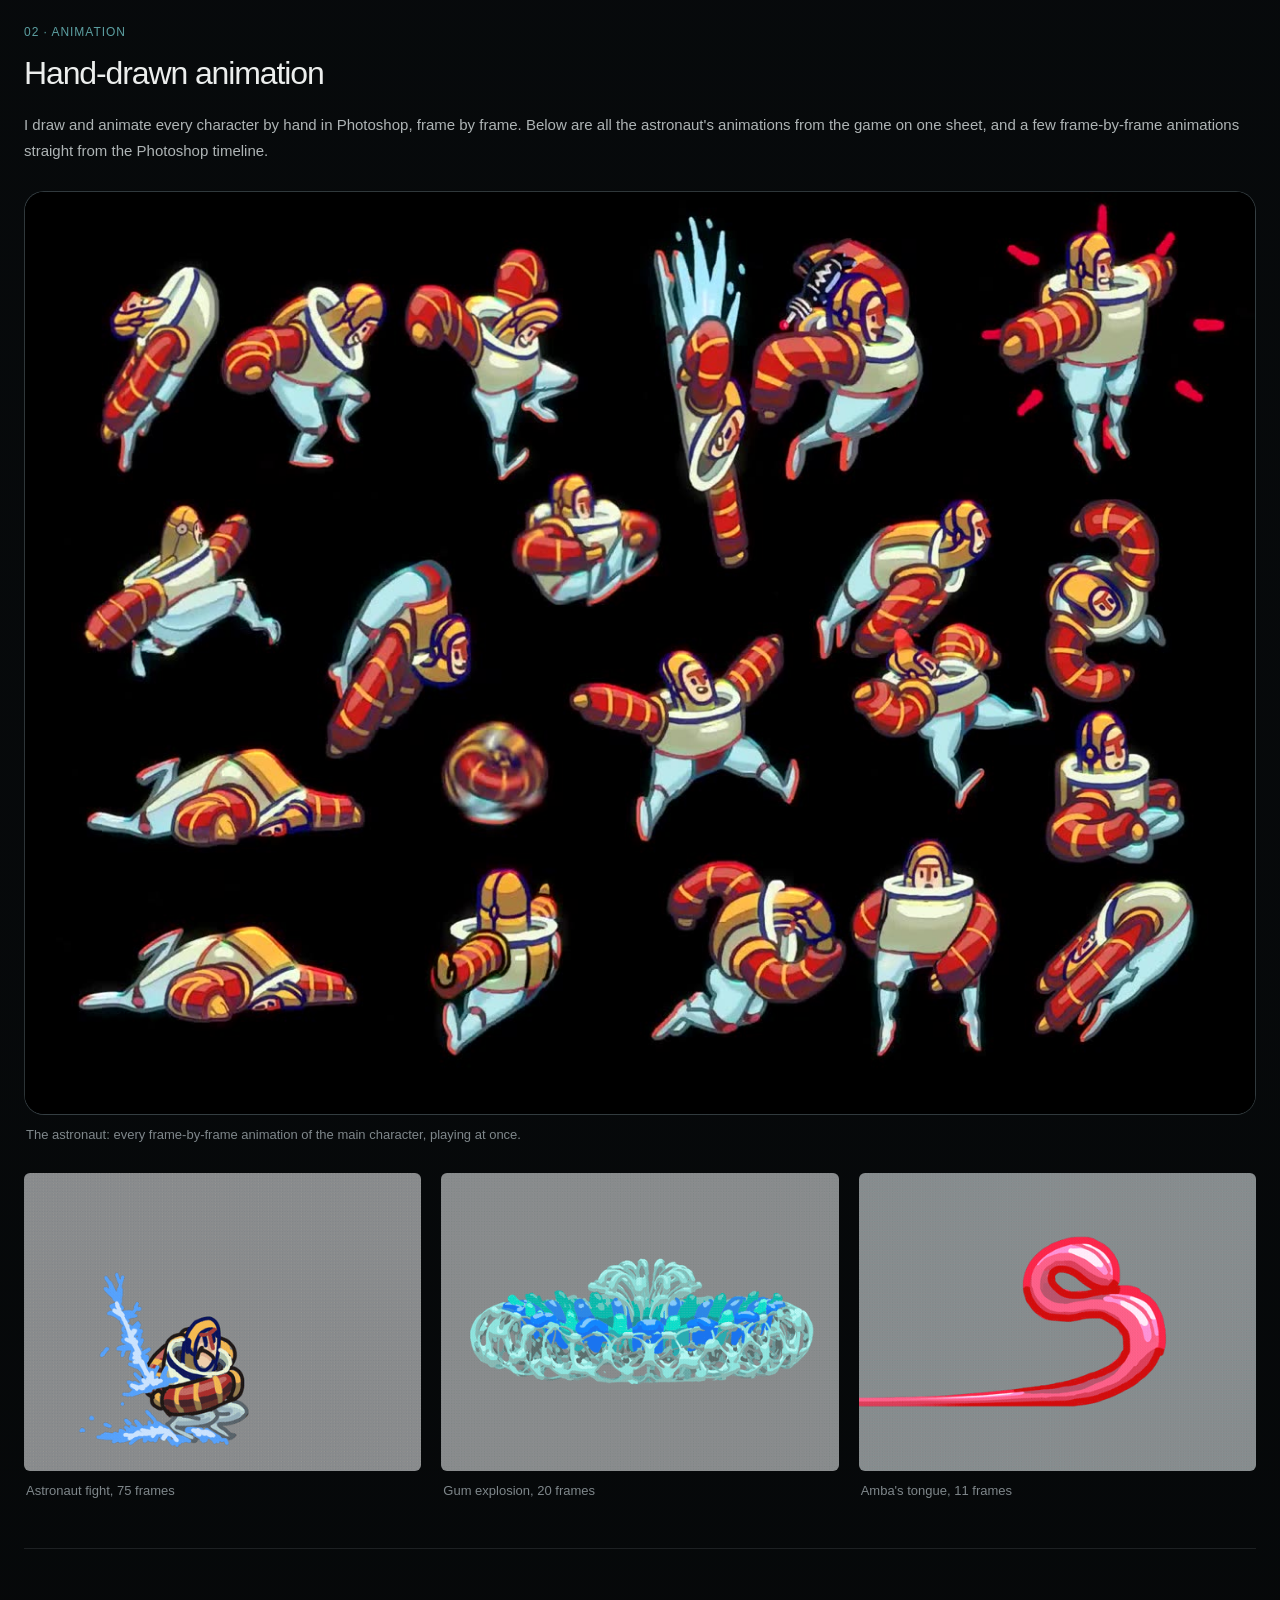
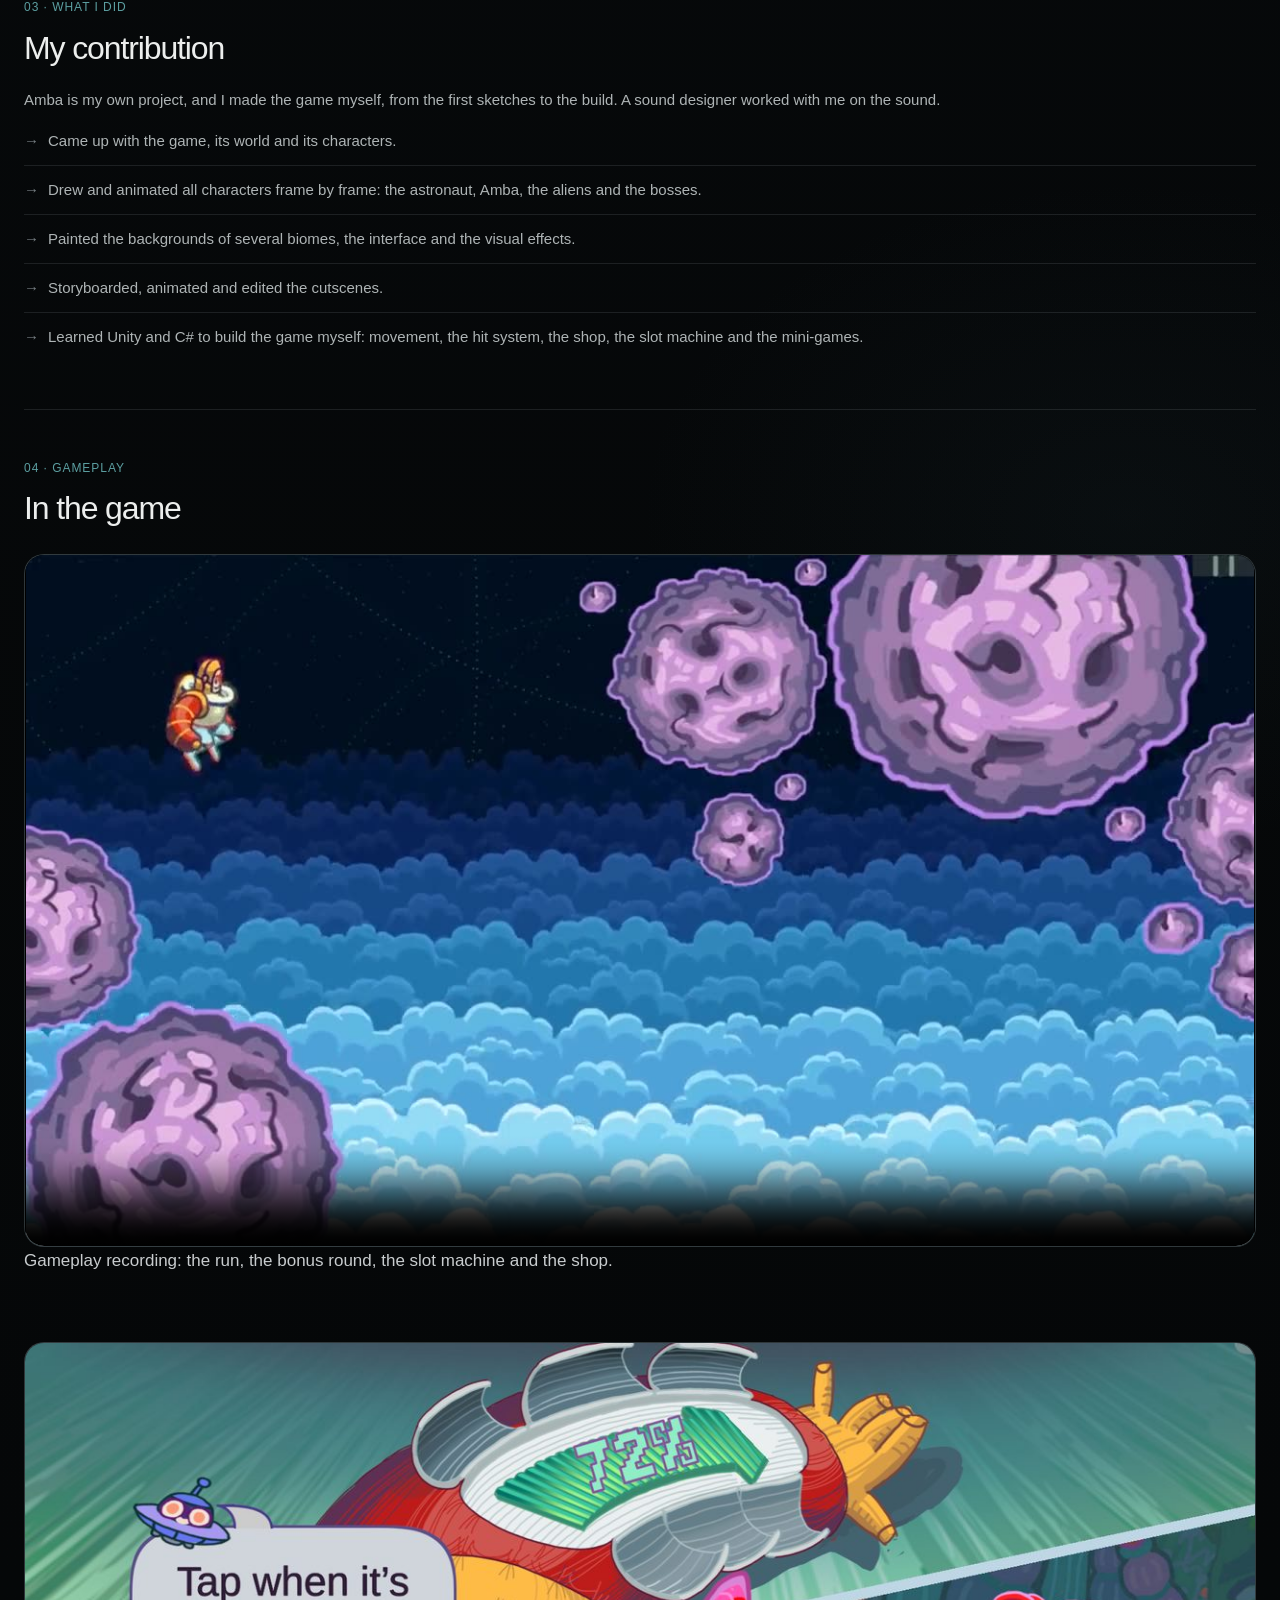
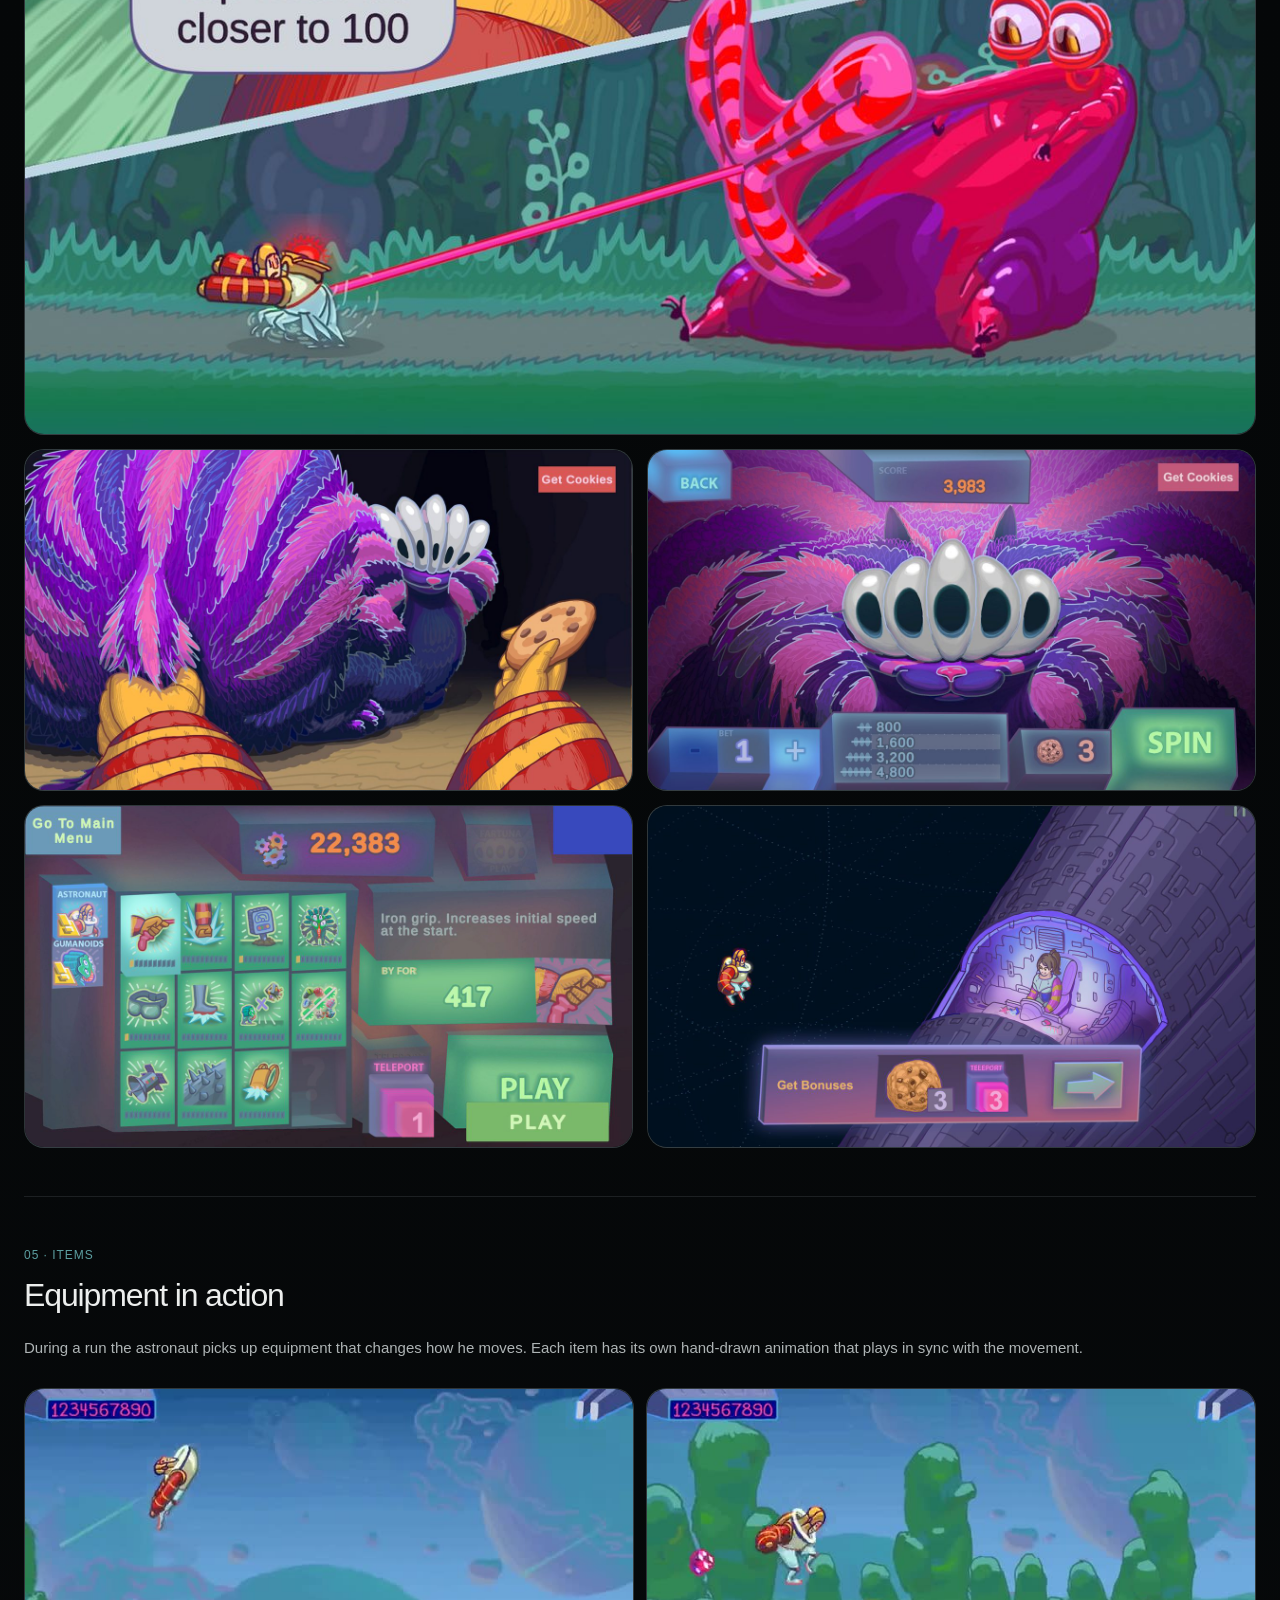
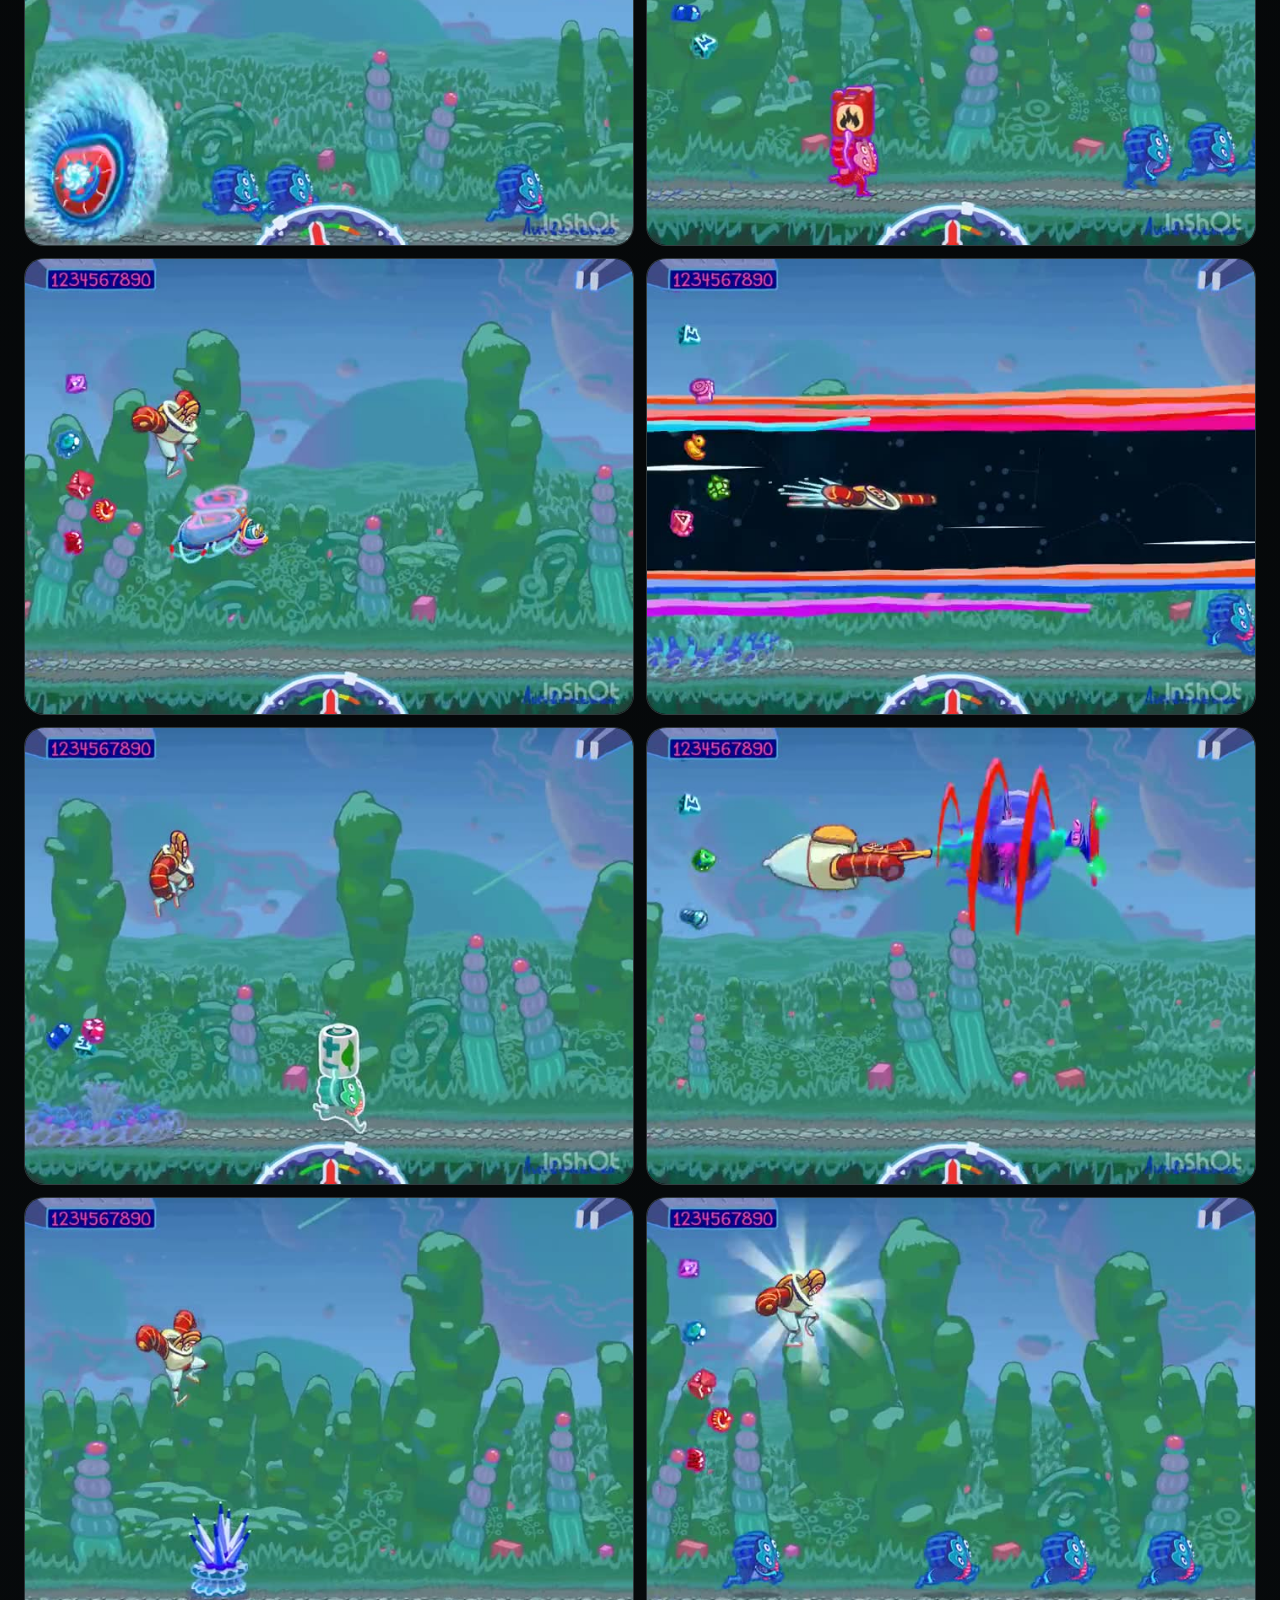
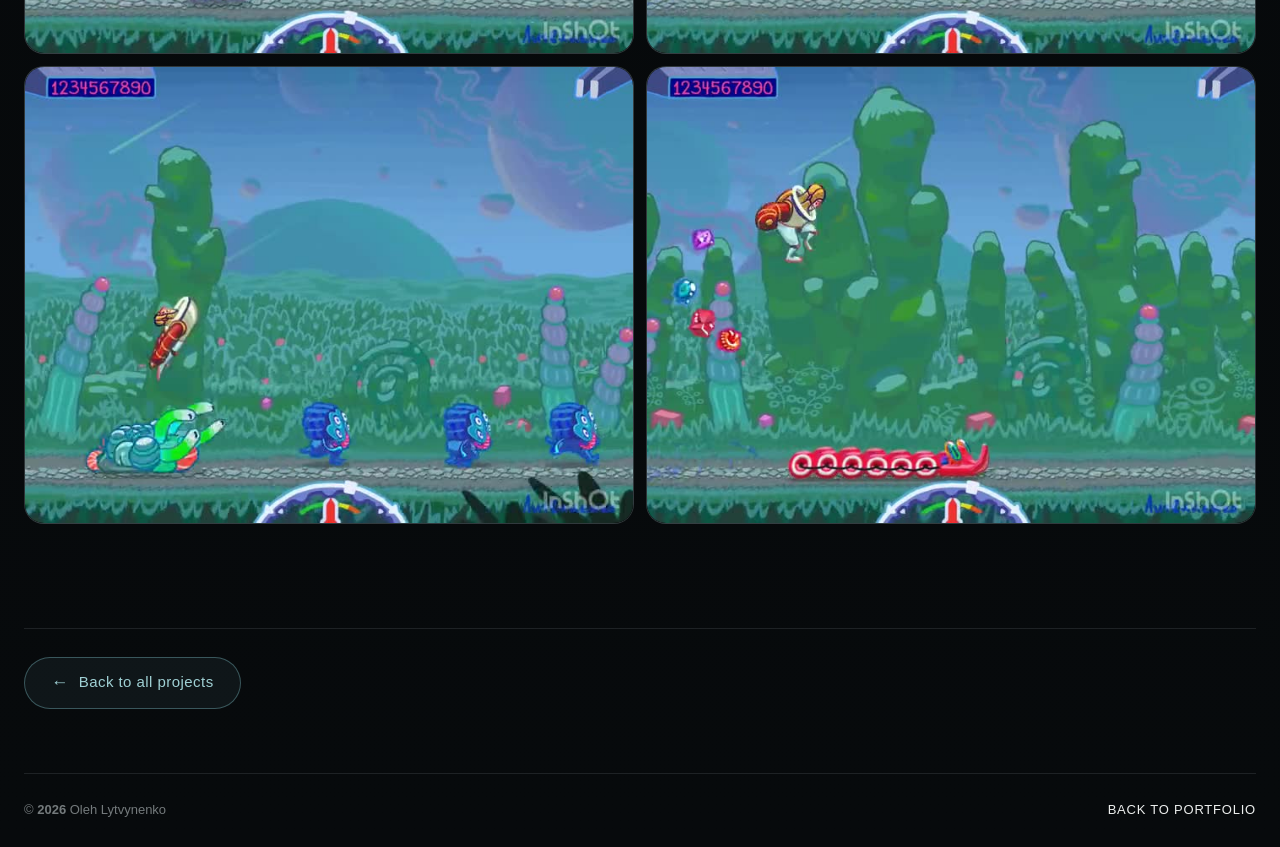
<file: projects/amba.html>
<!doctype html>
<html lang="en">
<head>
  <meta charset="utf-8">
  <meta name="viewport" content="width=device-width,initial-scale=1">
  <meta name="description" content="Case study: Amba, my own mobile runner game with hand-drawn frame-by-frame animation in the style of 90s cartoons.">
  <meta name="author" content="Oleh Lytvynenko">
  <meta name="robots" content="index,follow">
  <link rel="canonical" href="https://olehanimator.github.io/projects/amba.html">
  <meta property="og:type" content="article">
  <meta property="og:title" content="Amba — Oleh Lytvynenko">
  <meta property="og:description" content="A side-scrolling mobile runner: concept, characters, frame-by-frame animation and Unity development.">
  <meta property="og:image" content="https://olehanimator.github.io/assets/projects/amba/cover.jpg">
  <title>Amba — Oleh Lytvynenko</title>
  <link rel="icon" href="../assets/favicon.svg" type="image/svg+xml">
  <link rel="preconnect" href="https://fonts.googleapis.com">
  <link rel="preconnect" href="https://fonts.gstatic.com" crossorigin>
  <link href="https://fonts.googleapis.com/css2?family=Montserrat:wght@300;400;500&display=swap" rel="stylesheet">
  <link rel="stylesheet" href="../styles.css?v=20260807-3">
  <link rel="stylesheet" href="../motion.css?v=20260808-1">
  <link rel="stylesheet" href="../mobile-fixes.css?v=20261123-1">
  <link rel="stylesheet" href="../visual-tuning-2026.css?v=20260906-1">
  <link rel="stylesheet" href="../brand-2026.css?v=20260815-1">
  <link rel="stylesheet" href="../project.css?v=20261015-3">
  <link rel="stylesheet" href="../buttons.css?v=20261124-1">
  <style>
    .media-frame video,.media-frame img{position:absolute;inset:0;width:100%;height:100%;display:block}
    .media-frame video{object-fit:contain;background:#000}
    .media-frame img{object-fit:cover}
    .project-gallery .media-frame{aspect-ratio:16/9}
    .project-gallery figure{margin:0}
    .media-caption{margin:10px 2px 0;color:#7f878b;font-size:13px}
    .project-hero .media-caption{margin-bottom:0}
    .section-media{margin:28px 0 0}
    .section-media .media-frame{aspect-ratio:16/9}
    .anim-block{margin:28px 0 0}
    .anim-sheet{aspect-ratio:4/3}
    .anim-trio{display:grid;grid-template-columns:repeat(3,minmax(0,1fr));gap:20px;margin:28px 0 0}
    .anim-trio figure{margin:0}
    .anim-trio img{display:block;width:100%;height:auto;aspect-ratio:4/3;border-radius:6px}
    .item-grid{display:grid;grid-template-columns:repeat(2,minmax(0,1fr));gap:12px;margin:28px 0 0}
    .item-grid .media-frame{aspect-ratio:4/3}
    .project-page .back-link{margin:40px 0 0}
    .project-page .back-link+.project-category{margin-top:28px}
    @media(max-width:700px){.project-page .back-link{margin-top:28px}}
    .language-switcher button{cursor:pointer}
    @media(max-width:700px){.anim-trio,.item-grid{grid-template-columns:1fr}}
  </style>
</head>
<body class="project-page">
  <header class="topbar wrap">
    <a class="logo-mark" href="../index.html" aria-label="Oleh Lytvynenko — home">
      <svg viewBox="0 0 44 40" aria-hidden="true"><circle cx="14" cy="20" r="10.5" fill="none" stroke="currentColor" stroke-width="2.2"/><path d="M28 9v22h11" fill="none" stroke="currentColor" stroke-width="2.2" stroke-linecap="round" stroke-linejoin="round"/></svg>
      <span class="logo-name">Oleh Lytvynenko</span>
    </a>
    <div class="topbar-right"><nav><a href="../index.html#projects" data-i18n="nav.projects">Projects</a><a href="../ai-workflow.html" data-i18n="nav.ai">AI workflow</a><a href="../index.html#about" data-i18n="nav.about">About</a><a href="../cv.html">CV</a></nav><div class="language-switcher" aria-label="Language selector"><button type="button" data-lang="en" class="active" aria-pressed="true">EN</button><button type="button" data-lang="de" aria-pressed="false">DE</button><button type="button" data-lang="uk" aria-pressed="false">UA</button></div></div>
  </header>
  <main>
    <section class="project-hero project-shell">
      <a class="btn btn-sm back-link" href="../index.html#projects"><span class="btn-arrow btn-arrow-back" aria-hidden="true">←</span><span data-i18n="back.top">All projects</span></a>
      <p class="project-category" data-i18n="category">Game development · Mobile game</p>
      <h1>Amba</h1>
      <p class="project-lead" data-i18n="lead">My own side-scrolling runner for mobile: an astronaut chases the aliens who stole parts of his ship, while Amba, a huge hungry creature, tries to catch him with its tongue. Every character and every move is animated by hand, frame by frame.</p>
      <div class="media-frame hero-media">
        <video controls playsinline preload="metadata" poster="../assets/projects/amba/cover.jpg">
          <source src="../assets/projects/amba/cutscene.mp4" type="video/mp4">
        </video>
      </div>
      <p class="media-caption" data-i18n="heroCaption">The opening cutscene of the game. Drawing, animation and editing are all mine.</p>
      <div class="project-meta">
        <div><small data-i18n="meta.role">Role</small><strong data-i18n="meta.roleValue">Author · Artist · Animator · Unity developer</strong></div>
        <div><small data-i18n="meta.contribution">Contribution</small><strong data-i18n="meta.contributionValue">Concept · Characters · Frame-by-frame animation · Backgrounds · UI · Code</strong></div>
        <div><small data-i18n="meta.tools">Tools</small><strong>Photoshop · After Effects · Unity · C#</strong></div>
        <div><small data-i18n="meta.year">Year</small><strong>2012–2024</strong></div>
      </div>
    </section>
    <div class="project-content project-shell">
        <section id="overview" class="project-section">
          <div class="section-head">
          <p class="section-kicker" data-i18n="index.overview">01 · Overview</p>
          <h2 data-i18n="overview.title">A runner that feels like surfing</h2>
          </div>
          <div class="section-body">
          <p data-i18n="overview.p1">Each run gives the player a limited number of “hits” to push off the ground and fly further. The goal is to land precisely on the aliens running along the path: every hit on an alien gives extra hits and keeps you ahead of Amba. Between runs the player spends what they collected on upgrades, so the game also has roguelite progression.</p>
          <p data-i18n="overview.p2">The art direction is the acidic, cartoonish look of 90s TV animation such as “Earthworm Jim” and “The Ren &amp; Stimpy Show”. The hand-drawn animation is tied to the character’s movement, so the controls feel smooth, like surfing through enemies and obstacles.</p>
          </div>
        </section>
        <section id="animation" class="project-section">
          <div class="section-head">
          <p class="section-kicker" data-i18n="index.animation">02 · Animation</p>
          <h2 data-i18n="animation.title">Hand-drawn animation</h2>
          </div>
          <div class="section-body">
          <p data-i18n="animation.p1">I draw and animate every character by hand in Photoshop, frame by frame. Below are all the astronaut's animations from the game on one sheet, and a few frame-by-frame animations straight from the Photoshop timeline.</p>
          <figure class="anim-block">
            <div class="media-frame anim-sheet"><video autoplay muted loop playsinline preload="metadata" poster="../assets/projects/amba/astronaut-animations.jpg"><source src="../assets/projects/amba/astronaut-animations.mp4" type="video/mp4"></video></div>
            <figcaption class="media-caption" data-i18n="animation.sheet">The astronaut: every frame-by-frame animation of the main character, playing at once.</figcaption>
          </figure>
          <div class="anim-trio">
            <figure><img src="../assets/projects/amba/frames/astronaut-fight.gif?v=2" alt="Frame-by-frame animation: the astronaut fights in a splash of water" loading="lazy" width="480" height="360"><figcaption class="media-caption" data-i18n="animation.fight">Astronaut fight, 75 frames</figcaption></figure>
            <figure><img src="../assets/projects/amba/frames/gum-explosion.gif" alt="Frame-by-frame animation: a gum creature bursts" loading="lazy" width="480" height="360"><figcaption class="media-caption" data-i18n="animation.gum">Gum explosion, 20 frames</figcaption></figure>
            <figure><img src="../assets/projects/amba/frames/tongue.gif?v=2" alt="Frame-by-frame animation: Amba's tongue" loading="lazy" width="480" height="360"><figcaption class="media-caption" data-i18n="animation.tongue">Amba's tongue, 11 frames</figcaption></figure>
          </div>
          </div>
        </section>
        <section id="work" class="project-section">
          <div class="section-head">
          <p class="section-kicker" data-i18n="index.work">03 · What I did</p>
          <h2 data-i18n="work.title">My contribution</h2>
          </div>
          <div class="section-body">
          <p data-i18n="work.p1">Amba is my own project, and I made the game myself, from the first sketches to the build. A sound designer worked with me on the sound.</p>
          <ul>
            <li data-i18n="work.l1">Came up with the game, its world and its characters.</li>
            <li data-i18n="work.l2">Drew and animated all characters frame by frame: the astronaut, Amba, the aliens and the bosses.</li>
            <li data-i18n="work.l3">Painted the backgrounds of several biomes, the interface and the visual effects.</li>
            <li data-i18n="work.l4">Storyboarded, animated and edited the cutscenes.</li>
            <li data-i18n="work.l5">Learned Unity and C# to build the game myself: movement, the hit system, the shop, the slot machine and the mini-games.</li>
          </ul>
          </div>
        </section>
        <section id="gameplay" class="project-section">
          <div class="section-head">
          <p class="section-kicker" data-i18n="index.gameplay">04 · Gameplay</p>
          <h2 data-i18n="gameplay.title">In the game</h2>
          </div>
          <div class="section-body">
          <div class="section-media">
            <div class="media-frame"><video controls playsinline preload="metadata" poster="../assets/projects/amba/gameplay-poster.jpg"><source src="../assets/projects/amba/gameplay.mp4" type="video/mp4"></video></div>
            <p class="media-caption" data-i18n="gameplay.caption">Gameplay recording: the run, the bonus round, the slot machine and the shop.</p>
          </div>
          </div>
        </section>
        <div class="project-gallery" aria-label="Game screenshots">
          <figure class="media-frame wide"><img src="../assets/projects/amba/tongue.jpg" alt="Amba catches the astronaut with its tongue" loading="lazy"></figure>
          <figure class="media-frame"><img src="../assets/projects/amba/cookie.jpg" alt="A furry boss reaching for a cookie" loading="lazy"></figure>
          <figure class="media-frame"><img src="../assets/projects/amba/slots.jpg" alt="Slot machine bonus round" loading="lazy"></figure>
          <figure class="media-frame"><img src="../assets/projects/amba/shop.jpg" alt="Upgrade shop between runs" loading="lazy"></figure>
          <figure class="media-frame"><img src="../assets/projects/amba/teleport.jpg" alt="Teleport scene in space" loading="lazy"></figure>
        </div>
        <section id="items" class="project-section">
          <div class="section-head">
          <p class="section-kicker" data-i18n="index.items">05 · Items</p>
          <h2 data-i18n="items.title">Equipment in action</h2>
          </div>
          <div class="section-body">
          <p data-i18n="items.p1">During a run the astronaut picks up equipment that changes how he moves. Each item has its own hand-drawn animation that plays in sync with the movement.</p>
          <div class="item-grid">
            <div class="media-frame"><video autoplay muted loop playsinline preload="metadata" poster="../assets/projects/amba/items/item-1.jpg"><source src="../assets/projects/amba/items/item-1.mp4" type="video/mp4"></video></div>
            <div class="media-frame"><video autoplay muted loop playsinline preload="metadata" poster="../assets/projects/amba/items/item-2.jpg"><source src="../assets/projects/amba/items/item-2.mp4" type="video/mp4"></video></div>
            <div class="media-frame"><video autoplay muted loop playsinline preload="metadata" poster="../assets/projects/amba/items/item-3.jpg"><source src="../assets/projects/amba/items/item-3.mp4" type="video/mp4"></video></div>
            <div class="media-frame"><video autoplay muted loop playsinline preload="metadata" poster="../assets/projects/amba/items/item-4.jpg"><source src="../assets/projects/amba/items/item-4.mp4" type="video/mp4"></video></div>
            <div class="media-frame"><video autoplay muted loop playsinline preload="metadata" poster="../assets/projects/amba/items/item-5.jpg"><source src="../assets/projects/amba/items/item-5.mp4" type="video/mp4"></video></div>
            <div class="media-frame"><video autoplay muted loop playsinline preload="metadata" poster="../assets/projects/amba/items/item-6.jpg"><source src="../assets/projects/amba/items/item-6.mp4" type="video/mp4"></video></div>
            <div class="media-frame"><video autoplay muted loop playsinline preload="metadata" poster="../assets/projects/amba/items/item-7.jpg"><source src="../assets/projects/amba/items/item-7.mp4" type="video/mp4"></video></div>
            <div class="media-frame"><video autoplay muted loop playsinline preload="metadata" poster="../assets/projects/amba/items/item-8.jpg"><source src="../assets/projects/amba/items/item-8.mp4" type="video/mp4"></video></div>
            <div class="media-frame"><video autoplay muted loop playsinline preload="metadata" poster="../assets/projects/amba/items/item-9.jpg"><source src="../assets/projects/amba/items/item-9.mp4" type="video/mp4"></video></div>
            <div class="media-frame"><video autoplay muted loop playsinline preload="metadata" poster="../assets/projects/amba/items/item-10.jpg"><source src="../assets/projects/amba/items/item-10.mp4" type="video/mp4"></video></div>
          </div>
          </div>
        </section>
    </div>
    <div class="page-back project-shell"><a class="btn btn-lg" href="../index.html#projects"><span class="btn-arrow btn-arrow-back" aria-hidden="true">←</span><span data-i18n="next.link">Back to all projects</span></a></div>
  </main>
  <footer class="project-footer project-shell"><span>© <b id="year">2026</b> Oleh Lytvynenko</span><a class="project-home" href="../index.html" data-i18n="footer.back">Back to portfolio</a></footer>
  <script>
    const T={
      en:{},
      de:{
        "nav.projects":"Projekte","nav.ai":"KI-Workflow","nav.about":"Über mich","category":"Spieleentwicklung · Mobile Game",
        "lead":"Mein eigenes Side-Scrolling-Runner-Spiel für Mobilgeräte: Ein Astronaut jagt die Aliens, die Teile seines Raumschiffs gestohlen haben, während Amba, ein riesiges hungriges Wesen, ihn mit der Zunge fangen will. Jede Figur und jede Bewegung ist von Hand animiert, Bild für Bild.",
        "heroCaption":"Die Eröffnungs-Cutscene des Spiels. Zeichnung, Animation und Schnitt stammen von mir.",
        "meta.role":"Rolle","meta.roleValue":"Autor · Artist · Animator · Unity-Entwickler","meta.contribution":"Beitrag","meta.contributionValue":"Konzept · Figuren · Frame-by-Frame-Animation · Hintergründe · UI · Code","meta.tools":"Tools","meta.year":"Jahr",
        "index.overview":"01 · Überblick","index.animation":"02 · Animation","index.work":"03 · Meine Arbeit","index.gameplay":"04 · Gameplay",
        "overview.title":"Ein Runner, der sich wie Surfen anfühlt",
        "overview.p1":"In jedem Lauf hat der Spieler eine begrenzte Zahl von „Hits“, um sich vom Boden abzustoßen und weiter zu fliegen. Ziel ist es, genau auf den Aliens zu landen, die den Weg entlanglaufen: Jeder Treffer bringt zusätzliche Hits und hält Amba auf Abstand. Zwischen den Läufen gibt der Spieler das Gesammelte für Upgrades aus, das Spiel hat also auch Roguelite-Elemente.",
        "overview.p2":"Der Stil orientiert sich am grellen, cartoonhaften Look der TV-Animation der 90er wie „Earthworm Jim“ und „The Ren &amp; Stimpy Show“. Die handgezeichnete Animation ist an die Bewegung der Figur gekoppelt, deshalb fühlt sich die Steuerung flüssig an, wie Surfen durch Gegner und Hindernisse.",
        "animation.title":"Handgezeichnete Animation",
        "animation.p1":"Jede Figur zeichne und animiere ich von Hand in Photoshop, Bild für Bild. Unten sind alle Animationen des Astronauten aus dem Spiel auf einem Blatt zu sehen und einige Frame-by-Frame-Animationen direkt aus der Photoshop-Zeitleiste.",
        "animation.sheet":"Der Astronaut: alle Frame-by-Frame-Animationen der Hauptfigur, gleichzeitig abgespielt.",
        "animation.fight":"Kampf des Astronauten, 75 Frames",
        "animation.gum":"Explodierender Kaugummi, 20 Frames",
        "animation.tongue":"Ambas Zunge, 11 Frames",
        "work.title":"Mein Beitrag",
        "work.p1":"Amba ist mein eigenes Projekt, und ich habe das Spiel selbst gemacht, von den ersten Skizzen bis zum Build. Beim Sound hat ein Sounddesigner mit mir gearbeitet.",
        "work.l1":"Das Spiel, seine Welt und seine Figuren erfunden.",
        "work.l2":"Alle Figuren Bild für Bild gezeichnet und animiert: den Astronauten, Amba, die Aliens und die Bosse.",
        "work.l3":"Die Hintergründe mehrerer Biome, die Benutzeroberfläche und die visuellen Effekte gemalt.",
        "work.l4":"Die Cutscenes gestoryboardet, animiert und geschnitten.",
        "work.l5":"Unity und C# gelernt, um das Spiel selbst zu bauen: Bewegung, Hit-System, Shop, Spielautomat und Minispiele.",
        "index.items":"05 · Items","items.title":"Ausrüstung in Aktion","items.p1":"Während eines Laufs sammelt der Astronaut Ausrüstung, die seine Bewegung verändert. Jedes Item hat eine eigene handgezeichnete Animation, die synchron zur Bewegung läuft.","gameplay.title":"Im Spiel","gameplay.caption":"Gameplay-Aufnahme: der Lauf, die Bonusrunde, der Spielautomat und der Shop.",
        "back.top":"Alle Projekte","next.label":"Weitere Arbeiten","next.link":"Zurück zu allen Projekten","footer.back":"Zurück zum Portfolio"
      },
      uk:{
        "nav.projects":"Проєкти","nav.ai":"ШІ у роботі","nav.about":"Про мене","category":"Розробка ігор · Мобільна гра",
        "lead":"Моя власна мобільна гра-раннер з боковим скролінгом: астронавт женеться за прибульцями, які вкрали деталі його корабля, а Амба, величезна голодна істота, намагається впіймати його язиком. Кожен персонаж і кожен рух анімовано вручну, кадр за кадром.",
        "heroCaption":"Вступна катсцена гри. Малювання, анімація та монтаж — мої.",
        "meta.role":"Роль","meta.roleValue":"Автор · Художник · Аніматор · Unity-розробник","meta.contribution":"Внесок","meta.contributionValue":"Концепт · Персонажі · Покадрова анімація · Фони · UI · Код","meta.tools":"Інструменти","meta.year":"Рік",
        "index.overview":"01 · Огляд","index.animation":"02 · Анімація","index.work":"03 · Що я зробив","index.gameplay":"04 · Геймплей",
        "overview.title":"Раннер, у якому ніби сьорфиш",
        "overview.p1":"У кожному забігу гравець має обмежену кількість «ударів», щоб відштовхнутися від землі й пролетіти далі. Мета — точно приземлитися на прибульців, що біжать доріжкою: кожне влучання дає додаткові удари й тримає Амбу позаду. Між забігами гравець витрачає зібране на покращення, тож у грі є й елементи roguelite.",
        "overview.p2":"Стиль натхненний кислотною мультяшною естетикою телеанімації 90-х, як-от «Earthworm Jim» і «The Ren &amp; Stimpy Show». Мальована анімація прив’язана до руху персонажа, тому керування відчувається плавним, ніби сьорфиш крізь ворогів і перешкоди.",
        "animation.title":"Мальована анімація",
        "animation.p1":"Кожного персонажа я малюю й анімую вручну у Photoshop, кадр за кадром. Нижче всі анімації астронавта з гри на одному аркуші та кілька покадрових анімацій просто з таймлайну Photoshop.",
        "animation.sheet":"Астронавт: усі покадрові анімації головного героя, що програються одночасно.",
        "animation.fight":"Бійка астронавта, 75 кадрів",
        "animation.gum":"Вибух жуйки, 20 кадрів",
        "animation.tongue":"Язик Амби, 11 кадрів",
        "work.title":"Мій внесок",
        "work.p1":"Амба — мій власний проєкт, і гру я зробив сам, від перших ескізів до білда. Над звуком зі мною працював звукорежисер.",
        "work.l1":"Придумав гру, її світ і персонажів.",
        "work.l2":"Намалював і покадрово анімував усіх персонажів: астронавта, Амбу, прибульців і босів.",
        "work.l3":"Намалював фони кількох біомів, інтерфейс і візуальні ефекти.",
        "work.l4":"Зробив розкадрування, анімацію та монтаж катсцен.",
        "work.l5":"Вивчив Unity та C#, щоб самому зібрати гру: рух, систему ударів, магазин, слот-машину та мініігри.",
        "index.items":"05 · Предмети","items.title":"Спорядження в дії","items.p1":"Під час забігу астронавт підбирає спорядження, яке змінює його рух. Кожен предмет має власну мальовану анімацію, що грає синхронно з рухом.","gameplay.title":"У грі","gameplay.caption":"Запис геймплею: забіг, бонусний раунд, слот-машина й магазин.",
        "back.top":"Усі проєкти","next.label":"Інші роботи","next.link":"Назад до всіх проєктів","footer.back":"Назад до портфоліо"
      }
    };
    document.querySelectorAll('[data-i18n],[data-i18n-html]').forEach(el=>{el.dataset.en=el.innerHTML;});
    const buttons=[...document.querySelectorAll('[data-lang]')];
    function setLanguage(lang){
      if(!T[lang])lang='en';
      document.documentElement.lang=lang;
      document.querySelectorAll('[data-i18n]').forEach(el=>{const v=T[lang][el.dataset.i18n];el.innerHTML=v?v.replace(/</g,'&lt;'):el.dataset.en;});
      document.querySelectorAll('[data-i18n-html]').forEach(el=>{el.innerHTML=T[lang][el.dataset.i18nHtml]||el.dataset.en;});
      buttons.forEach(b=>{const a=b.dataset.lang===lang;b.classList.toggle('active',a);b.setAttribute('aria-pressed',String(a));});
      try{localStorage.setItem('portfolio-language',lang);}catch(e){}
    }
    buttons.forEach(b=>b.addEventListener('click',()=>setLanguage(b.dataset.lang)));
    let saved=null;try{saved=localStorage.getItem('portfolio-language');}catch(e){}
    const browser=(navigator.language||'en').slice(0,2);
    setLanguage(saved||(['en','de','uk'].includes(browser)?browser:'en'));
    document.getElementById('year').textContent=new Date().getFullYear();
  </script>
</body>
</html>
</file>
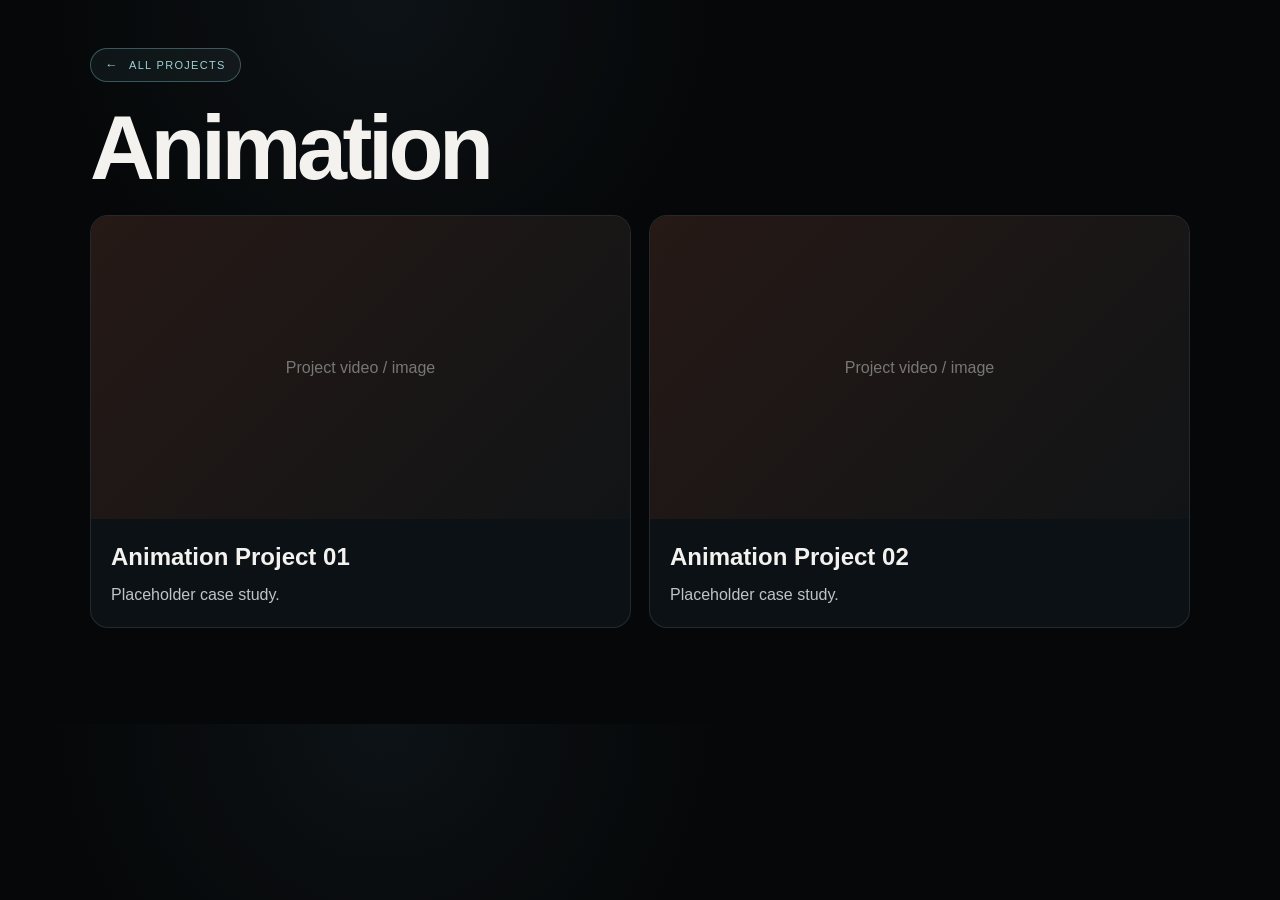
<file: projects/animation.html>
<!doctype html><html lang="en"><head><meta charset="utf-8"><meta name="viewport" content="width=device-width,initial-scale=1"><title>Animation Projects — Oleh Lytvynenko</title><link rel="stylesheet" href="../styles.css"><link rel="stylesheet" href="../buttons.css?v=20261124-1"><style>.page{width:min(calc(100% - 48px),1100px);margin:auto;padding:48px 0 96px}.page h1{font-size:clamp(52px,8vw,90px);line-height:.9;letter-spacing:-.05em;margin:26px 0}.grid{display:grid;grid-template-columns:repeat(2,1fr);gap:18px}.card{display:block;border:1px solid rgba(255,255,255,.1);border-radius:18px;overflow:hidden;color:inherit;text-decoration:none;background:#0c1115}.media{aspect-ratio:16/9;display:grid;place-items:center;background:linear-gradient(135deg,#261916,#111416);color:#777}.body{padding:20px}.body h2{margin:0 0 8px}.body p{color:#bfc4c6;margin:0}@media(max-width:700px){.page{width:calc(100% - 32px);padding-top:30px}.grid{grid-template-columns:1fr}}</style></head><body><main class="page"><a class="btn btn-sm back" href="index.html"><span class="btn-arrow btn-arrow-back" aria-hidden="true">←</span><span>All projects</span></a><h1>Animation</h1><div class="grid"><a class="card" href="../project-template.html"><div class="media">Project video / image</div><div class="body"><h2>Animation Project 01</h2><p>Placeholder case study.</p></div></a><a class="card" href="../project-template.html"><div class="media">Project video / image</div><div class="body"><h2>Animation Project 02</h2><p>Placeholder case study.</p></div></a></div></main></body></html>
</file>
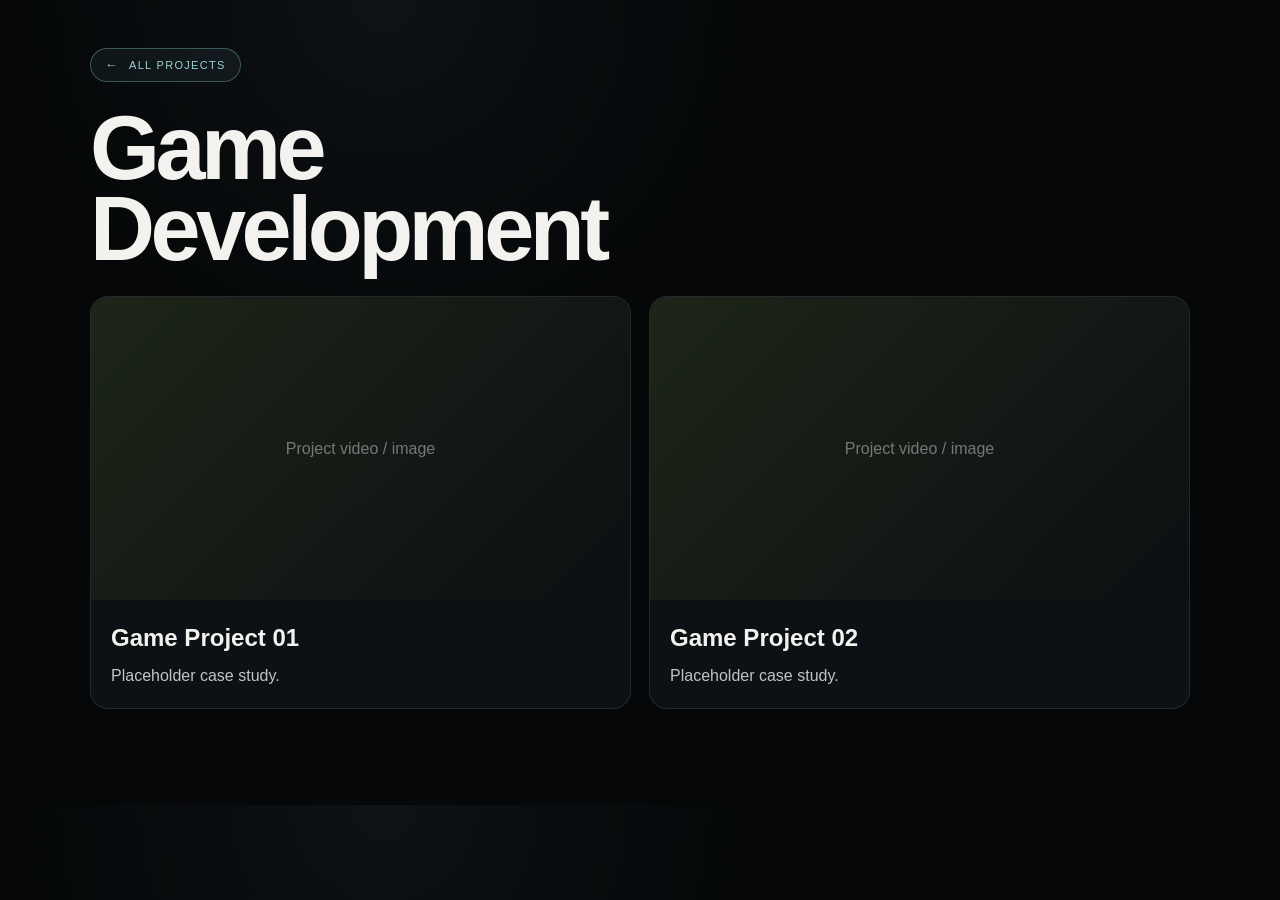
<file: projects/game-development.html>
<!doctype html><html lang="en"><head><meta charset="utf-8"><meta name="viewport" content="width=device-width,initial-scale=1"><title>Game Development Projects — Oleh Lytvynenko</title><link rel="stylesheet" href="../styles.css"><link rel="stylesheet" href="../buttons.css?v=20261124-1"><style>.page{width:min(calc(100% - 48px),1100px);margin:auto;padding:48px 0 96px}.page h1{font-size:clamp(52px,8vw,90px);line-height:.9;letter-spacing:-.05em;margin:26px 0}.grid{display:grid;grid-template-columns:repeat(2,1fr);gap:18px}.card{display:block;border:1px solid rgba(255,255,255,.1);border-radius:18px;overflow:hidden;color:inherit;text-decoration:none;background:#0c1115}.media{aspect-ratio:16/9;display:grid;place-items:center;background:linear-gradient(135deg,#1d2618,#0b0f12);color:#777}.body{padding:20px}.body h2{margin:0 0 8px}.body p{color:#bfc4c6;margin:0}@media(max-width:700px){.page{width:calc(100% - 32px);padding-top:30px}.grid{grid-template-columns:1fr}}</style></head><body><main class="page"><a class="btn btn-sm back" href="index.html"><span class="btn-arrow btn-arrow-back" aria-hidden="true">←</span><span>All projects</span></a><h1>Game<br>Development</h1><div class="grid"><a class="card" href="../project-template.html"><div class="media">Project video / image</div><div class="body"><h2>Game Project 01</h2><p>Placeholder case study.</p></div></a><a class="card" href="../project-template.html"><div class="media">Project video / image</div><div class="body"><h2>Game Project 02</h2><p>Placeholder case study.</p></div></a></div></main></body></html>
</file>
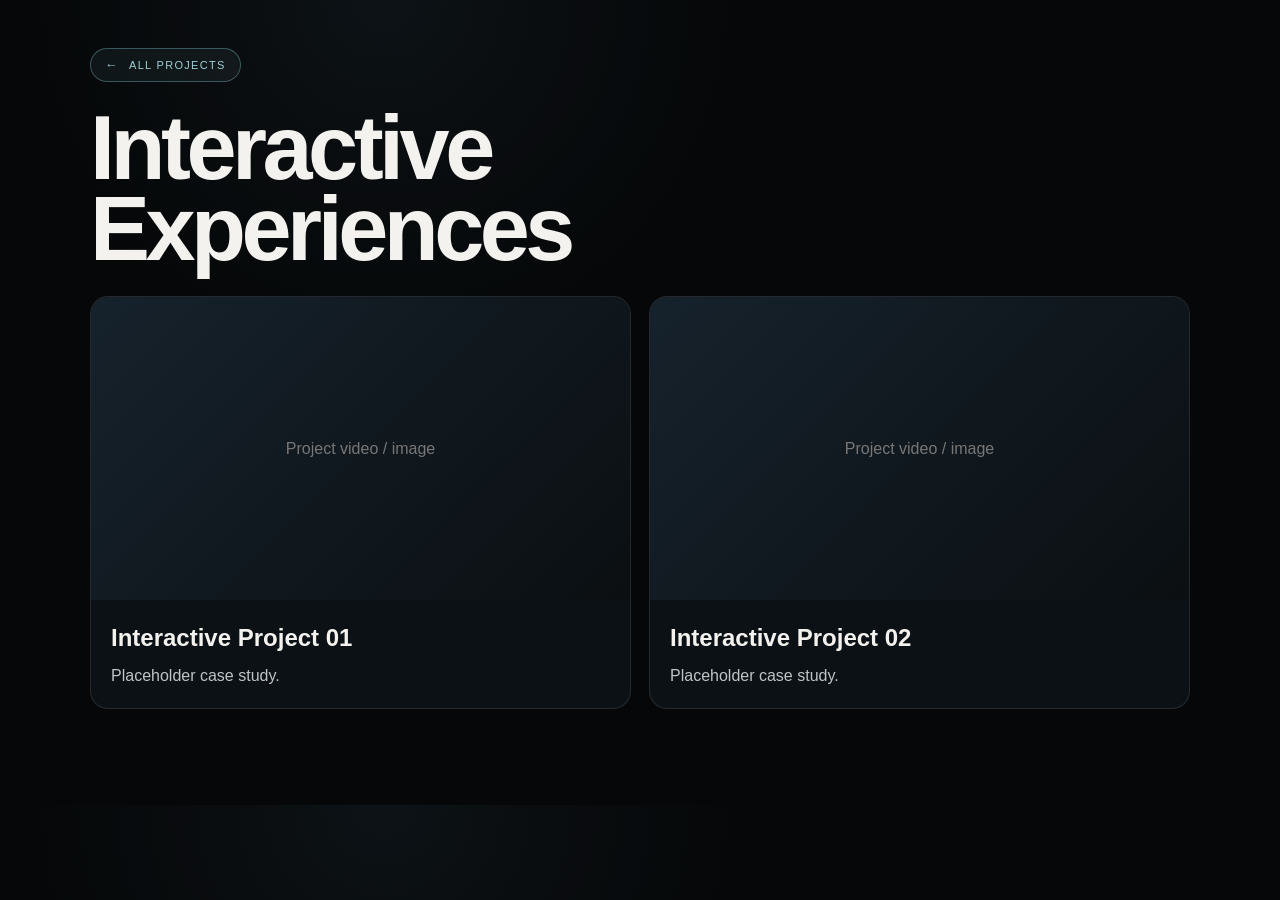
<file: projects/interactive.html>
<!doctype html><html lang="en"><head><meta charset="utf-8"><meta name="viewport" content="width=device-width,initial-scale=1"><title>Interactive Projects — Oleh Lytvynenko</title><link rel="stylesheet" href="../styles.css"><link rel="stylesheet" href="../buttons.css?v=20261124-1"><style>.page{width:min(calc(100% - 48px),1100px);margin:auto;padding:48px 0 96px}.page h1{font-size:clamp(52px,8vw,90px);line-height:.9;letter-spacing:-.05em;margin:26px 0}.grid{display:grid;grid-template-columns:repeat(2,1fr);gap:18px}.card{display:block;border:1px solid rgba(255,255,255,.1);border-radius:18px;overflow:hidden;color:inherit;text-decoration:none;background:#0c1115}.media{aspect-ratio:16/9;display:grid;place-items:center;background:linear-gradient(135deg,#16222c,#0b0f12);color:#777}.body{padding:20px}.body h2{margin:0 0 8px}.body p{color:#bfc4c6;margin:0}@media(max-width:700px){.page{width:calc(100% - 32px);padding-top:30px}.grid{grid-template-columns:1fr}}</style></head><body><main class="page"><a class="btn btn-sm back" href="index.html"><span class="btn-arrow btn-arrow-back" aria-hidden="true">←</span><span>All projects</span></a><h1>Interactive<br>Experiences</h1><div class="grid"><a class="card" href="../project-template.html"><div class="media">Project video / image</div><div class="body"><h2>Interactive Project 01</h2><p>Placeholder case study.</p></div></a><a class="card" href="../project-template.html"><div class="media">Project video / image</div><div class="body"><h2>Interactive Project 02</h2><p>Placeholder case study.</p></div></a></div></main></body></html>
</file>
<file: styles.css>
:root{--bg:#050708;--panel:#0c1115;--text:#f3f2ee;--muted:#a8adb0;--line:rgba(255,255,255,.1);--blue:#73a2ff;--orange:#ff7448;--green:#addb67;--max:1460px}*{box-sizing:border-box}html{scroll-behavior:smooth}body{margin:0;background:radial-gradient(circle at 30% 0%,rgba(52,70,86,.18),transparent 30%),#050708;color:var(--text);font-family:Inter,Arial,sans-serif;line-height:1.5;-webkit-font-smoothing:antialiased}.wrap{width:min(calc(100% - 48px),var(--max));margin-inline:auto}.topbar{min-height:82px;display:flex;align-items:center;justify-content:space-between;gap:24px}.topbar-right{display:flex;align-items:center;gap:24px}.logo{font-size:30px;font-weight:800;letter-spacing:-.06em;text-decoration:none}.topbar nav{display:flex;gap:34px;flex-wrap:wrap}.topbar nav a{color:#ddd;text-decoration:none;text-transform:uppercase;font-size:13px;letter-spacing:.08em}.language-switcher{display:flex;align-items:center;padding:3px;border:1px solid var(--line);border-radius:999px;background:rgba(255,255,255,.03)}.language-switcher button{min-width:38px;height:32px;padding:0 10px;border:0;border-radius:999px;background:transparent;color:#8f9699;font:600 11px/1 Inter,Arial,sans-serif;letter-spacing:.08em;cursor:pointer}.language-switcher button.active{background:#f3f2ee;color:#090b0d}.hero-card{position:relative;min-height:600px;overflow:hidden;border:1px solid var(--line);border-radius:18px;background:#0c1115}.hero-card>img{position:absolute;inset:0;width:100%;height:100%;object-fit:cover}.shade{position:absolute;inset:0;background:linear-gradient(90deg,rgba(0,0,0,.95),rgba(0,0,0,.68) 34%,rgba(0,0,0,.12) 68%)}.hero-copy{position:absolute;z-index:2;top:70px;left:62px;max-width:560px}.eyebrow{margin:0 0 20px;color:#b7b8b8;text-transform:uppercase;font-size:13px;letter-spacing:.18em}.hero h1{margin:0 0 28px;font-size:clamp(58px,7vw,108px);line-height:.84;letter-spacing:-.065em}.hero-copy>p:not(.eyebrow){font-size:20px;color:#d2d4d4}.hero-copy>span{display:block;margin-top:34px;color:#b2b6b8}.play{position:absolute;z-index:3;top:52%;left:50%;transform:translate(-50%,-50%);width:100px;height:100px;border-radius:50%;border:1px solid rgba(255,255,255,.86);background:rgba(0,0,0,.28);color:#fff;font-size:34px;backdrop-filter:blur(8px)}.reel-label{position:absolute;z-index:3;top:calc(52% + 70px);left:50%;transform:translateX(-50%);display:flex;flex-direction:column;align-items:center;text-transform:uppercase}.reel-label span{font-size:12px;color:var(--muted)}.controls{position:absolute;z-index:3;left:62px;right:62px;bottom:28px;display:grid;grid-template-columns:auto auto 1fr auto auto auto auto;align-items:center;gap:15px;font-size:13px}.controls i{height:5px;border-radius:10px;background:rgba(255,255,255,.22)}.projects{padding:36px 0 0}.section-label{text-align:center;color:#929799;text-transform:uppercase;letter-spacing:.24em;font-size:12px;margin:0 0 28px}.project-grid{display:grid;grid-template-columns:repeat(3,1fr);gap:16px}.project-card{position:relative;min-height:310px;overflow:hidden;border:1px solid var(--line);border-radius:18px;background:#0c1115;color:inherit;text-decoration:none}.project-card:after{content:"";position:absolute;inset:0;background:linear-gradient(90deg,rgba(0,0,0,.88),rgba(0,0,0,.1))}.project-card img{position:absolute;inset:0;width:100%;height:100%;object-fit:cover}.project-card>div{position:absolute;z-index:2;left:28px;right:28px;bottom:26px}.project-card span{font-weight:700;color:var(--blue)}.project-card.orange span{color:var(--orange)}.project-card.green span{color:var(--green)}.project-card h2{font-size:30px;line-height:1.04;letter-spacing:-.035em;margin:12px 0}.project-card p{max-width:320px;color:#c5c8ca;font-size:14px}.project-arrow{width:42px;height:42px;border:1px solid rgba(255,255,255,.4);border-radius:50%;display:grid;place-items:center;font-weight:400}.about{margin-top:90px;padding:18px;display:grid;grid-template-columns:300px 1.2fr .8fr;gap:34px;align-items:center;border:1px solid var(--line);border-radius:18px;background:linear-gradient(135deg,#0d1317,#090d10)}.portrait{min-height:215px;border-radius:12px;display:grid;place-items:center;background:linear-gradient(135deg,#262b2e,#111416);color:#747b7e;text-transform:uppercase;letter-spacing:.15em;font-size:12px}.about p{color:#d2d4d4}.accent{color:#7fb5ff!important}.contact{padding-left:30px;border-left:1px solid var(--line)}.contact a{margin-top:12px;display:inline-flex;min-height:50px;padding:12px 18px;border:1px solid rgba(255,255,255,.5);border-radius:8px;align-items:center;text-decoration:none;text-transform:uppercase;font-size:13px}footer{min-height:72px;display:flex;align-items:center;justify-content:space-between;color:#747a7c;font-size:13px}@media(max-width:1080px){.topbar-right{gap:16px}.topbar nav{gap:18px}}@media(max-width:980px){.topbar{align-items:flex-start;padding:18px 0}.topbar-right{align-items:flex-end;flex-direction:column-reverse}.project-grid{grid-template-columns:1fr 1fr}.project-card:last-child{grid-column:1/-1}.about{grid-template-columns:240px 1fr}.contact{grid-column:1/-1;padding:24px 0 0;border-left:0;border-top:1px solid var(--line)}}@media(max-width:700px){.wrap{width:min(calc(100% - 28px),var(--max))}.topbar{gap:16px}.topbar-right{gap:12px}.topbar nav{gap:10px 14px;justify-content:flex-end}.topbar nav a{font-size:11px}.language-switcher button{min-width:34px;height:30px;padding:0 8px}.hero-card{min-height:710px}.hero-copy{top:42px;left:28px;right:28px}.hero h1{font-size:58px}.hero-copy>p:not(.eyebrow){font-size:17px}.play{top:64%;left:50%}.reel-label{top:calc(64% + 70px);left:50%}.controls{left:22px;right:22px;grid-template-columns:auto auto 1fr auto}.controls span:nth-last-child(-n+3){display:none}.project-grid{grid-template-columns:1fr}.project-card:last-child{grid-column:auto}.about{grid-template-columns:1fr}.contact{grid-column:auto}footer{gap:20px}}
.portrait{min-height:0;aspect-ratio:1/1;overflow:hidden;background:#11161a;text-transform:none}.portrait img{display:block;width:100%;height:100%;object-fit:cover}.about-copy p:last-child{margin-bottom:0}.contact{display:flex;flex-direction:column;gap:8px}.contact-label{margin:0 0 6px;color:#7fb5ff!important;text-transform:uppercase;font-size:12px;font-weight:700;letter-spacing:.16em}.contact .contact-row{display:grid;grid-template-columns:22px 1fr;gap:11px;align-items:center;width:100%;min-height:0;margin:0;padding:11px 12px;border:1px solid var(--line);border-radius:10px;background:rgba(255,255,255,.025);color:#e7e7e3;text-transform:none;font-size:13px;line-height:1.25}.contact .contact-row:hover{border-color:rgba(127,181,255,.55);background:rgba(127,181,255,.06)}.contact .contact-row.static{cursor:default}.contact .contact-row small{display:block;margin-bottom:3px;color:#7f878b;text-transform:uppercase;font-size:9px;letter-spacing:.12em}.contact .cv-link{justify-content:center;width:100%;margin-top:8px}.contact .cv-link.disabled{opacity:.48;pointer-events:none;border-color:var(--line)}@media(max-width:980px){.portrait{align-self:start}.contact{display:grid;grid-template-columns:repeat(2,minmax(0,1fr));gap:10px}.contact-label,.contact .cv-link{grid-column:1/-1}}@media(max-width:700px){.about{padding:14px;gap:24px}.portrait{max-width:360px;width:100%;margin-inline:auto}.contact{display:flex}.contact .contact-row{padding:13px}}
</file>
<file: motion.css>
body{overflow-x:hidden}.topbar{position:relative;z-index:20}.topbar nav a,.logo-mark,.language-switcher button,.work-card,.work-card img,.play,.contact .contact-row,.cv-link{transition:transform .28s cubic-bezier(.2,.8,.2,1),opacity .28s ease,border-color .28s ease,background-color .28s ease,color .28s ease,filter .28s ease,box-shadow .28s ease}.topbar nav a:hover{color:#fff;transform:translateY(-1px)}.logo-mark:hover{transform:translateY(-1px)}.language-switcher button:hover:not(.active){color:#fff;background:rgba(255,255,255,.06)}.language-switcher button:focus-visible,.topbar a:focus-visible,.work-card:focus-visible,.play:focus-visible,.contact a:focus-visible,.cv-link:focus-visible{outline:2px solid var(--blue);outline-offset:4px}.hero-card{box-shadow:0 30px 90px rgba(0,0,0,.28)}.hero-card:before{content:"";position:absolute;z-index:1;inset:0;pointer-events:none;background:linear-gradient(115deg,transparent 35%,rgba(255,255,255,.035) 50%,transparent 65%);transform:translateX(-120%);animation:hero-sheen 9s ease-in-out infinite}.play{cursor:pointer;box-shadow:0 0 0 0 rgba(255,255,255,.16);left:0!important;right:0!important;margin-inline:auto!important;padding:0!important;display:grid!important;place-items:center!important;transform:translateY(-50%)!important}.play>span{display:block;width:0;height:0;border-top:12px solid transparent;border-bottom:12px solid transparent;border-left:19px solid currentColor;transform:translateX(2px)}.play:hover{transform:translateY(-50%) scale(1.055)!important;background:rgba(10,14,18,.52);box-shadow:0 0 0 12px rgba(255,255,255,.06)}.reel-label{left:0!important;right:0!important;margin-inline:auto!important;transform:none!important;text-align:center}.portrait{box-shadow:0 18px 50px rgba(0,0,0,.22)}.contact .contact-row:hover{transform:translateY(-2px)}.cv-link:hover{transform:translateY(-2px)}.reveal{opacity:0;transform:translateY(20px);filter:blur(4px);transition:opacity .62s ease var(--reveal-delay,0ms),transform .7s cubic-bezier(.2,.8,.2,1) var(--reveal-delay,0ms),filter .62s ease var(--reveal-delay,0ms)}.reveal.is-visible{opacity:1;transform:none;filter:none}.work-section.reveal .motion-card{opacity:0;transform:translateY(10px);transition:opacity .42s ease calc(var(--reveal-delay,0ms) + var(--card-delay,0ms)),transform .5s cubic-bezier(.2,.8,.2,1) calc(var(--reveal-delay,0ms) + var(--card-delay,0ms)),border-color .28s ease,box-shadow .28s ease}.work-section.reveal.is-visible .motion-card{opacity:1;transform:none}.is-pressed{transform:scale(.985)!important}.play.is-pressed{transform:translateY(-50%) scale(.965)!important}@keyframes hero-sheen{0%,72%{transform:translateX(-120%)}88%,100%{transform:translateX(120%)}}
.logo-mark{width:46px;height:40px;display:grid;place-items:center;color:#f3f2ee;text-decoration:none}.logo-mark svg{display:block;width:44px;height:40px}.home-projects{padding-top:48px}.work-section{position:relative;padding:22px;margin:0 0 14px;border:1px solid var(--line);border-radius:20px;background:linear-gradient(145deg,rgba(15,21,26,.94),rgba(8,12,15,.96));overflow:hidden}.work-section:first-of-type{border-top:1px solid var(--line);padding-top:22px}.work-section:before{content:"";position:absolute;inset:0 auto auto 0;width:100%;height:2px;background:var(--blue);opacity:.7}.work-section#animation:before{background:var(--orange)}.work-section#games:before{background:var(--green)}.work-heading{display:grid;grid-template-columns:minmax(240px,.8fr) minmax(260px,1fr);gap:28px;align-items:end;margin-bottom:0;padding-bottom:15px;border-bottom:1px solid var(--line)}.work-title{display:flex;align-items:flex-start;gap:14px;position:relative;padding-right:92px}.work-number{color:var(--blue);font-weight:700;font-size:12px;letter-spacing:.08em;padding-top:7px}.orange-text{color:var(--orange)}.green-text{color:var(--green)}.work-heading h2{margin:0;font-size:clamp(29px,3vw,43px);line-height:.96;letter-spacing:-.045em}.work-heading p{max-width:500px;margin:0;color:#afb4b6;font-size:14px}.project-count{position:absolute;top:2px;right:0;padding:5px 8px;border:1px solid var(--line);border-radius:999px;color:#8f9699;font-size:9px;line-height:1;text-transform:uppercase;letter-spacing:.08em;white-space:nowrap}.work-cards{display:grid;grid-template-columns:repeat(4,minmax(0,1fr));gap:9px;padding-top:13px}.work-card{display:grid;grid-template-columns:72px minmax(0,1fr);height:82px;min-height:82px;overflow:hidden;border:1px solid rgba(255,255,255,.09);border-radius:12px;background:#0a0f13;color:inherit;text-decoration:none}.work-thumb{height:82px;min-height:82px;overflow:hidden;background:#11171b}.work-thumb img{display:block;width:100%;height:100%;object-fit:cover}.work-card-copy{padding:10px 11px;display:flex;flex-direction:column;justify-content:center;min-width:0;position:relative}.work-card-copy small{color:#858c90;text-transform:uppercase;letter-spacing:.08em;font-size:7px;white-space:nowrap;overflow:hidden;text-overflow:ellipsis;padding-right:14px}.work-card-copy h3{margin:4px 18px 0 0;font-size:14px;line-height:1.05;letter-spacing:-.02em;white-space:nowrap;overflow:hidden;text-overflow:ellipsis}.work-card-copy:after{content:"→";position:absolute;right:10px;top:50%;transform:translateY(-50%);color:#aab0b3;font-size:13px;transition:transform .28s cubic-bezier(.2,.8,.2,1),color .28s ease}.work-card-copy p,.work-card-copy>span{display:none}.work-card:hover{transform:translateY(-2px);border-color:rgba(255,255,255,.24);box-shadow:0 12px 30px rgba(0,0,0,.2)}.work-card:hover img{transform:scale(1.035)}.work-card:hover .work-card-copy:after{transform:translate(2px,-50%);color:#fff}.placeholder-card{opacity:.78}
@media(max-width:1100px){.work-cards{grid-template-columns:repeat(3,minmax(0,1fr))}}
@media(max-width:980px){.work-heading{grid-template-columns:1fr;gap:9px}.work-heading p{max-width:620px}.work-cards{grid-template-columns:repeat(2,minmax(0,1fr))}}
@media(max-width:700px){.topbar{position:sticky;top:0;padding-inline:14px;margin-inline:0;width:100%;background:rgba(5,7,8,.82);backdrop-filter:blur(18px);border-bottom:1px solid rgba(255,255,255,.06)}.hero-card{box-shadow:none}.play{top:68%!important;left:0!important;right:0!important;margin-inline:auto!important;transform:translateY(-50%)!important}.reel-label{top:calc(68% + 70px)!important;left:0!important;right:0!important;margin-inline:auto!important;transform:none!important}.home-projects{padding-top:34px}.work-section{padding:13px;margin-bottom:10px;border-radius:16px}.work-section:first-of-type{padding-top:13px}.work-heading{padding-bottom:10px;gap:7px}.work-title{gap:9px;padding-right:70px}.work-heading h2{font-size:27px}.work-heading p{font-size:11px;line-height:1.35;max-width:94%}.work-number{font-size:10px;padding-top:5px}.project-count{top:0;font-size:7px;padding:4px 6px}.work-cards{display:grid;grid-auto-flow:column;grid-auto-columns:44%;grid-template-columns:none;gap:7px;padding:9px 1px 2px;overflow-x:auto;overscroll-behavior-inline:contain;scroll-snap-type:x proximity;scrollbar-width:none}.work-cards::-webkit-scrollbar{display:none}.work-card{grid-template-columns:46px minmax(0,1fr);height:64px;min-height:64px;scroll-snap-align:start;border-radius:10px}.work-thumb{height:64px;min-height:64px}.work-card-copy{padding:7px 8px}.work-card-copy small{display:none}.work-card-copy h3{font-size:11px;line-height:1.08;margin:0 15px 0 0;white-space:normal;display:-webkit-box;-webkit-line-clamp:2;-webkit-box-orient:vertical}.work-card-copy:after{right:7px;font-size:11px}.work-card:hover{transform:none}.reveal{transform:translateY(14px);filter:none}.work-section.reveal .motion-card{transform:translateY(7px)}}
@media(prefers-reduced-motion:reduce){html{scroll-behavior:auto}.hero-card:before{animation:none}.reveal,.reveal.is-visible,.motion-card,.topbar nav a,.logo-mark,.language-switcher button,.work-card,.work-card img,.play,.contact .contact-row,.cv-link{transition:none!important}.reveal,.motion-card{opacity:1!important;transform:none!important;filter:none!important}.work-card{transform:none!important}.play{transform:translateY(-50%)!important}}
</file>
<file: mobile-fixes.css>
html,body{max-width:100%;overflow-x:clip}.logo-mark{width:40px;height:40px;display:grid;place-items:center;color:#f3f2ee;text-decoration:none}.logo-mark svg{display:block;width:34px;height:34px}.contact-icon{width:22px;height:22px;display:grid;place-items:center;color:#cbd0d3}.contact-icon svg{display:block;width:20px;height:20px}.linkedin-icon{width:22px;height:22px;border-radius:4px;background:#0A66C2;color:#fff;padding:3px}.linkedin-icon svg{width:16px;height:16px}.contact .contact-row:hover .linkedin-icon{background:#0A66C2}.play{left:50%;top:50%}.reel-label{left:50%;top:calc(50% + 70px)}

.hero-card .showreel-poster{
  position:absolute;z-index:2;inset:0;opacity:1;transition:opacity .22s ease;pointer-events:none;overflow:hidden;
  background:
    radial-gradient(
      ellipse 74% 60% at 50% 50%,
      rgba(11,27,29,.92) 0%,
      rgba(11,27,29,.82) 14%,
      rgba(11,27,29,.64) 28%,
      rgba(11,27,29,.42) 44%,
      rgba(11,27,29,.22) 60%,
      rgba(11,27,29,.08) 74%,
      rgba(10,10,10,0) 88%
    ),
    radial-gradient(
      ellipse 46% 34% at 50% 50%,
      rgba(11,27,29,.18) 0%,
      rgba(11,27,29,.08) 58%,
      rgba(11,27,29,0) 100%
    ),
    #0A0A0A;
}
.showreel-poster-content{
  position:absolute;inset:0;color:#f3f2ee;text-align:center;
  font-family:'Montserrat',Arial,sans-serif;letter-spacing:.08em;
}
.showreel-poster-title{
  position:absolute;left:50%;top:30.5%;transform:translate(-50%,-50%);
  font-size:clamp(50px,5.7vw,88px);font-weight:300;line-height:1;letter-spacing:.18em;white-space:nowrap;
}
.showreel-poster-role{
  position:absolute;left:50%;top:64.5%;transform:translate(-50%,-50%);
  font-size:clamp(15px,1.55vw,24px);font-weight:400;line-height:1.15;letter-spacing:.16em;white-space:nowrap;color:rgba(243,242,238,.94);
}
.showreel-poster-sections{
  position:absolute;left:50%;top:75.5%;transform:translate(-50%,-50%);
  display:flex;align-items:center;justify-content:center;gap:clamp(28px,3.4vw,58px);
  font-size:clamp(12px,1.08vw,17px);font-weight:400;letter-spacing:.16em;white-space:nowrap;color:rgba(243,242,238,.52);
}
.showreel-poster-sections i{display:block;width:1px;height:27px;background:rgba(243,242,238,.48)}.hero-card .showreel-poster.is-hidden{opacity:0}.hero-card button.play{z-index:4!important;top:50%!important;left:0!important;right:0!important;margin:auto!important;display:grid!important}.hero-card button.play.is-hidden{display:none!important}.showreel-loader{position:absolute;z-index:5;left:50%;top:50%;width:46px;height:46px;margin:-23px 0 0 -23px;border:3px solid rgba(255,255,255,.24);border-top-color:#fff;border-radius:50%;opacity:0;pointer-events:none;animation:showreel-spin .8s linear infinite}.hero-card.is-loading .showreel-loader{opacity:1}@keyframes showreel-spin{to{transform:rotate(360deg)}}

@media(max-width:980px){
  .work-cards{display:flex!important;flex-direction:column!important;gap:7px!important;padding:10px 0 0!important;overflow:visible!important;scroll-snap-type:none!important;width:100%!important}
  .work-card{display:grid!important;width:100%!important;max-width:none!important;height:76px!important;min-height:76px!important;grid-template-columns:minmax(0,72%) minmax(0,28%)!important;border-radius:10px!important;scroll-snap-align:none!important;overflow:hidden!important}
  .work-thumb{width:100%!important;height:76px!important;min-height:76px!important}
  .work-thumb img{width:100%!important;height:100%!important;object-fit:cover!important}
  .work-card-copy{padding:8px 10px!important;display:flex!important;align-items:flex-start!important;justify-content:center!important}
  .work-card-copy small{display:none!important}
  .work-card-copy h3{font-size:12px!important;line-height:1.08!important;margin:0 18px 0 0!important;white-space:normal!important;overflow:hidden!important;display:-webkit-box!important;-webkit-line-clamp:2!important;-webkit-box-orient:vertical!important}
  .work-card-copy:after{right:8px!important;font-size:12px!important}
}

@media(max-width:700px){
  :root{--mobile-gutter:16px}
  .wrap{width:calc(100% - (var(--mobile-gutter) * 2));max-width:var(--max);margin-left:auto;margin-right:auto}
  .topbar{width:calc(100% - (var(--mobile-gutter) * 2));min-width:0}
  .topbar-right{min-width:0;max-width:calc(100% - 52px)}
  .topbar nav{max-width:100%;justify-content:flex-end}
  .hero,.projects,.about,footer{margin-left:auto;margin-right:auto}
  .hero-card,.project-grid,.about{width:100%}
  .project-card{max-width:100%}
  .about{padding:14px}
  footer{padding-left:0;padding-right:0}
  .hero-card button.play{left:0!important;right:0!important;top:50%!important;margin:auto!important}
  .showreel-poster-title{top:18%;font-size:clamp(30px,9.2vw,44px);letter-spacing:.16em}
  .showreel-poster-role{top:77.8%;font-size:clamp(10px,3.15vw,14px);letter-spacing:.12em}
  .showreel-poster-sections{top:85.6%;gap:clamp(9px,2.8vw,16px);font-size:clamp(7.5px,2.15vw,10px);letter-spacing:.09em}
  .showreel-poster-sections i{height:16px}
  .showreel-loader{width:40px;height:40px;margin:-20px 0 0 -20px}
  .reel-label{left:50%;top:calc(64% + 70px)}
  .work-cards{gap:6px!important;padding-top:8px!important}
  .work-card{height:70px!important;min-height:70px!important;grid-template-columns:minmax(0,74%) minmax(0,26%)!important}
  .work-thumb{height:70px!important;min-height:70px!important}
  .work-card-copy{padding:7px 8px!important}
  .work-card-copy h3{font-size:11px!important;margin-right:16px!important}
}


/* Temporary portfolio state: keep project markup in source, but hide it until real case studies are ready. */
.is-temporarily-hidden{display:none!important}

.showreel-note{
  max-width:920px;
  margin:22px auto 0;
  color:rgba(222,228,229,.74);
  font-size:14px;
  line-height:1.65;
  text-align:center;
  letter-spacing:.005em;
}
.hero + .about{margin-top:72px}

@media(max-width:700px){
  .showreel-note{
    margin-top:18px;
    max-width:100%;
    font-size:13px;
    line-height:1.58;
    text-align:left;
  }
  .hero + .about{margin-top:52px}
}

/* Four nav items (with the AI workflow link) on one line on phones */
@media (max-width:480px){
  .topbar nav{gap:8px 16px!important;flex-wrap:nowrap!important}
  .topbar nav a{letter-spacing:.06em!important;white-space:nowrap}
}

/* Phones: Projects, AI teaser and About use almost the full screen width; the showreel keeps its margins */
@media (max-width:700px){
  .home-projects,.ai-teaser,.about{width:calc(100% - 12px)!important;max-width:none!important}
  #projects.home-projects,#ai-workflow.ai-teaser{padding:14px 8px 8px!important}
  #projects.home-projects>.work-section{padding-left:12px!important;padding-right:12px!important}
  .about .portrait{max-width:none!important;width:100%!important}
}

/* Phones: show only the OL monogram in the header, without the name next to it */
@media (max-width:700px){.logo-mark .logo-name{display:none!important}}
</file>
<file: visual-tuning-2026.css>
:root{--ui-surface:#0d1317;--ui-surface-2:#11191e;--ui-surface-3:#151e24;--ui-border:rgba(205,224,225,.18);--ui-border-strong:rgba(205,224,225,.28);--ui-glow:rgba(92,159,161,.10);--radius-xl:24px;--radius-lg:20px;--radius-md:16px;--radius-sm:12px}
body{background:radial-gradient(900px 560px at 12% 8%,rgba(52,91,96,.16),transparent 62%),radial-gradient(760px 520px at 88% 42%,rgba(35,58,67,.13),transparent 64%),linear-gradient(180deg,#080b0d 0%,#050708 54%,#070a0c 100%)!important}
.topbar{position:relative!important;background:transparent!important;border:0!important;border-radius:0!important;box-shadow:none!important;isolation:isolate}.topbar:before{content:"";position:absolute;z-index:-1;top:0;bottom:0;left:50%;width:100vw;transform:translateX(-50%);background:linear-gradient(180deg,rgba(12,17,20,.94),rgba(8,12,15,.91));border-bottom:1px solid rgba(205,224,225,.10);box-shadow:0 6px 24px rgba(0,0,0,.12);backdrop-filter:blur(18px);-webkit-backdrop-filter:blur(18px)}
.hero-card{border-radius:var(--radius-xl)!important;border-color:var(--ui-border-strong)!important;box-shadow:0 24px 70px rgba(0,0,0,.34),0 0 0 1px rgba(255,255,255,.018) inset!important}
.hero-card>img{transform:none!important}

.work-section{position:relative!important;margin:0 0 28px!important;padding:22px!important;border:1px solid var(--ui-border)!important;border-radius:var(--radius-xl)!important;overflow:hidden!important;background:linear-gradient(145deg,rgba(18,27,32,.94),rgba(10,15,19,.96))!important;box-shadow:0 18px 50px rgba(0,0,0,.18),0 1px 0 rgba(255,255,255,.025) inset!important}
.work-section:first-of-type{padding-top:22px!important;border-top:1px solid var(--ui-border)!important}
.work-heading{display:block!important;margin:0 0 18px!important;padding:0 0 18px!important;border-bottom:1px solid rgba(205,224,225,.13)!important}
.work-title{display:grid!important;grid-template-columns:auto minmax(0,1fr) auto!important;column-gap:12px!important;align-items:start!important;padding:0!important;min-width:0!important}
.work-number{width:auto!important;flex:none!important;margin:0!important;padding-top:6px!important}
.work-heading h2{margin:0!important;min-width:0!important}
.work-heading p{margin:11px 0 0 27px!important;max-width:680px!important;padding:0!important}
.project-count{position:static!important;align-self:start!important;justify-self:end!important;margin:0!important;border-radius:var(--radius-sm)!important;background:rgba(255,255,255,.035)!important;border-color:rgba(205,224,225,.15)!important}
.work-cards{display:grid!important;gap:12px!important;margin:0!important;padding:0!important;width:100%!important}
.work-card{border-radius:var(--radius-md)!important;overflow:hidden!important;background:linear-gradient(145deg,var(--ui-surface-3),var(--ui-surface-2))!important;border-color:rgba(205,224,225,.17)!important;box-shadow:0 5px 14px rgba(0,0,0,.17),0 1px 0 rgba(255,255,255,.025) inset!important}
.work-card:hover{border-color:rgba(92,159,161,.55)!important;background:linear-gradient(145deg,#172329,#111a1f)!important;box-shadow:0 10px 28px rgba(0,0,0,.26),0 0 0 1px rgba(92,159,161,.06) inset!important}
.work-thumb{border-radius:var(--radius-md) 0 0 var(--radius-md)!important;overflow:hidden!important;background:#0c1317!important}
.work-thumb img{transform:scale(2.72)!important;transform-origin:center!important;transition:transform .25s ease,filter .25s ease!important;filter:saturate(.82) contrast(1.03) brightness(1.06)!important}
.work-card:hover .work-thumb img{transform:scale(2.79)!important}

.language-switcher{border-radius:var(--radius-md)!important;background:linear-gradient(180deg,rgba(20,28,33,.78),rgba(12,18,22,.82))!important;border-color:rgba(205,224,225,.14)!important;box-shadow:0 2px 10px rgba(0,0,0,.10),0 1px 0 rgba(255,255,255,.018) inset!important}
.language-switcher button{border-radius:var(--radius-sm)!important}.language-switcher button:not(.active):hover{background:rgba(92,159,161,.11)!important}
.about{padding:18px!important;border-radius:var(--radius-xl)!important;overflow:hidden!important;background:linear-gradient(145deg,rgba(18,27,32,.96),rgba(9,14,18,.98))!important;border-color:var(--ui-border)!important;box-shadow:0 20px 60px rgba(0,0,0,.22),0 1px 0 rgba(255,255,255,.025) inset!important}
.contact .contact-row,.contact .cv-link{border-radius:var(--radius-md)!important;background:linear-gradient(145deg,var(--ui-surface-3),var(--ui-surface-2))!important;border-color:rgba(205,224,225,.17)!important;box-shadow:0 4px 12px rgba(0,0,0,.14),0 1px 0 rgba(255,255,255,.02) inset!important}
.contact .contact-row:hover,.contact .cv-link:hover{background:linear-gradient(145deg,#172429,#111a1f)!important;border-color:rgba(92,159,161,.55)!important}
.contact .cv-link{margin-top:18px!important;background:linear-gradient(145deg,rgba(38,61,65,.82),rgba(20,34,38,.92))!important;border-color:rgba(110,167,173,.42)!important;color:#f0f5f5!important;letter-spacing:.04em!important;box-shadow:0 7px 20px rgba(0,0,0,.18),0 0 0 1px rgba(110,167,173,.035) inset!important}
.contact .cv-link:hover{background:linear-gradient(145deg,rgba(46,73,78,.9),rgba(24,41,46,.96))!important;border-color:rgba(110,167,173,.68)!important}

.controls>span:first-child{font-size:0!important;position:relative!important;width:14px!important;height:18px!important;display:inline-block!important}.controls>span:first-child:before{content:"";position:absolute;left:2px;top:50%;transform:translateY(-50%);width:0;height:0;border-top:5px solid transparent;border-bottom:5px solid transparent;border-left:8px solid #d8dddf}

/* Selected Work is one top-level portfolio block; categories live inside it. */
.home-projects{margin-top:36px!important;padding:26px!important;border:1px solid var(--ui-border)!important;border-radius:var(--radius-xl)!important;background:linear-gradient(145deg,rgba(18,27,32,.96),rgba(9,14,18,.98))!important;box-shadow:0 20px 60px rgba(0,0,0,.22),0 1px 0 rgba(255,255,255,.025) inset!important;overflow:hidden!important}
.home-projects>.section-label{margin:0 0 22px!important;text-align:left!important;padding:0 2px 18px!important;border-bottom:1px solid rgba(205,224,225,.13)!important}
.home-projects>.work-section{margin:0 0 14px!important;padding:20px!important;border-radius:var(--radius-lg)!important;background:linear-gradient(145deg,rgba(22,32,38,.78),rgba(13,20,24,.82))!important;border-color:rgba(205,224,225,.13)!important;box-shadow:0 7px 20px rgba(0,0,0,.14),0 1px 0 rgba(255,255,255,.018) inset!important}
.home-projects>.work-section:first-of-type{padding-top:20px!important;border-top:1px solid rgba(205,224,225,.13)!important}
.home-projects>.work-section:last-child{margin-bottom:0!important}

/* Portfolio-ready temporary state: keep project markup intact, hide placeholders until real case studies are published. */
.home-projects .work-cards,.home-projects .project-count{display:none!important}
.home-projects .work-heading{margin-bottom:0!important;padding-bottom:0!important;border-bottom:0!important}
.home-projects .work-title{grid-template-columns:auto minmax(0,1fr)!important}

@media(max-width:980px){.work-section{padding:20px!important}.work-section:first-of-type{padding-top:20px!important}.work-card{grid-template-columns:minmax(0,64%) minmax(0,36%)!important}.work-thumb img{transform:scale(2.98)!important}.work-card:hover .work-thumb img{transform:scale(2.98)!important}}
@media(max-width:700px){:root{--radius-xl:20px;--radius-lg:18px;--radius-md:14px;--radius-sm:10px}.topbar{position:sticky!important;top:0!important;z-index:50!important;background:transparent!important;border:0!important}.topbar:before{background:linear-gradient(180deg,rgba(10,15,18,.92),rgba(7,11,14,.88));border-bottom:1px solid rgba(205,224,225,.09)}.hero-card .play{top:50%!important}.hero-card .reel-label{top:calc(50% + 70px)!important}.home-projects{margin-top:28px!important;padding:18px!important}.home-projects>.section-label{margin-bottom:16px!important;padding-bottom:14px!important}.work-section{padding:18px!important;margin-bottom:24px!important;box-shadow:0 12px 34px rgba(0,0,0,.17)!important}.work-section:first-of-type{padding-top:18px!important}.home-projects>.work-section{padding:16px!important;margin-bottom:12px!important}.home-projects>.work-section:first-of-type{padding-top:16px!important}.work-heading{margin-bottom:16px!important;padding-bottom:16px!important}.work-title{column-gap:10px!important}.work-number{padding-top:5px!important}.work-heading p{margin:10px 0 0 25px!important;max-width:calc(100% - 25px)!important}.work-cards{display:grid!important;grid-template-columns:1fr!important;grid-auto-flow:row!important;grid-auto-columns:auto!important;gap:10px!important;overflow:visible!important}.work-card{width:100%!important;max-width:none!important;grid-template-columns:minmax(0,64%) minmax(0,36%)!important}.work-thumb img{transform:scale(3.06)!important}.work-card:hover .work-thumb img{transform:scale(3.06)!important}.work-card-copy{padding:10px 12px!important}.work-card-copy h3{font-size:12px!important;line-height:1.08!important;margin:0 20px 0 0!important;white-space:normal!important;overflow:hidden!important;display:-webkit-box!important;-webkit-line-clamp:2!important;-webkit-box-orient:vertical!important}.home-projects .work-cards{display:none!important}.home-projects .work-heading{margin-bottom:0!important;padding-bottom:0!important;border-bottom:0!important}.about{padding:18px!important}.about-copy,.contact{width:100%!important;margin-left:0!important;margin-right:0!important;padding-left:0!important;padding-right:0!important}.about-copy p{margin-left:0!important;margin-right:0!important}.contact .contact-row,.contact .cv-link{width:100%!important}.contact .cv-link{margin-top:18px!important}}
</file>
<file: showreel-state.css>
.hero-card{transition:border-radius .26s cubic-bezier(.2,.8,.2,1),box-shadow .26s ease!important}
.hero-card.is-playing{border-radius:0!important}
@media(prefers-reduced-motion:reduce){.hero-card{transition:none!important}}
</file>
<file: home-projects.css>
/* Real project cards inside the home "Selected work" block (overrides the compact placeholder card styles) */
.home-projects .work-cards{display:grid!important;grid-template-columns:repeat(auto-fill,minmax(300px,1fr))!important;grid-auto-flow:row!important;grid-auto-columns:auto!important;gap:12px!important;padding:18px 0 0!important;overflow:visible!important}
.home-projects .project-count{display:inline-block!important}
.home-projects .work-card[data-project]{display:flex!important;flex-direction:column!important;height:auto!important;min-height:0!important;width:100%!important;max-width:none!important;grid-template-columns:none!important;border-radius:var(--radius-md,14px)!important}
.home-projects .work-card[data-project] .work-thumb{width:100%!important;height:auto!important;min-height:0!important;aspect-ratio:16/9;border-radius:0!important}
.home-projects .work-card[data-project] .work-thumb img{width:100%!important;height:100%!important;object-fit:cover!important;transform:none!important;filter:none!important}
.home-projects .work-card[data-project]:hover .work-thumb img{transform:scale(1.03)!important}
.home-projects .work-card[data-project] .work-card-copy{display:block!important;padding:14px 16px 16px!important}
.home-projects .work-card[data-project] .work-card-copy:after{display:none!important}
.home-projects .work-card[data-project] .work-card-copy small,.home-projects .work-card[data-project] .work-card-copy p{display:block!important}
.home-projects .work-card[data-project] .work-card-copy>.btn{display:inline-flex!important;margin-top:4px}
.home-projects .work-card[data-project] .work-card-copy small{color:#7f878b!important;font-size:10px!important;letter-spacing:.14em!important;text-transform:uppercase;white-space:normal!important}
.home-projects .work-card[data-project] .work-card-copy h3{display:block!important;margin:6px 0!important;font-size:20px!important;line-height:1.15!important;white-space:normal!important;-webkit-line-clamp:unset!important}
.home-projects .work-card[data-project] .work-card-copy p{margin:0 0 10px!important;color:#aeb4b7;font-size:14px;line-height:1.5}
/* Home teaser for the AI workflow page: same outer panel and inner panel as "Selected work" */
.ai-teaser{margin-top:28px;padding:18px;border:1px solid var(--ui-border,rgba(205,224,225,.18));border-radius:var(--radius-xl,24px);background:linear-gradient(145deg,rgba(18,27,32,.96),rgba(9,14,18,.98));box-shadow:0 20px 60px rgba(0,0,0,.22),0 1px 0 rgba(255,255,255,.025) inset;overflow:hidden}
.ai-teaser>.section-label{margin:0 0 16px;padding:0 2px 14px;text-align:left;border-bottom:1px solid rgba(205,224,225,.13)}
.ai-teaser-body{padding:20px;border:1px solid rgba(205,224,225,.13);border-radius:var(--radius-lg,20px);background:linear-gradient(145deg,rgba(22,32,38,.78),rgba(13,20,24,.82))}
.ai-teaser-body h2{margin:0 0 12px;font-size:clamp(22px,2vw,30px);font-weight:450;line-height:1.15;letter-spacing:-.02em}
.ai-teaser-body p{max-width:820px;margin:0 0 14px;color:#aeb4b5;font-size:15px;line-height:1.7}
@media(max-width:700px){.ai-teaser-body{padding:16px 12px}}
</file>
<file: buttons.css>
/* Shared link buttons: every "→ / ←" text link on the site uses .btn so it reads as a real button */
.btn{display:inline-flex;align-items:center;justify-content:center;gap:10px;min-height:40px;padding:0 18px;border:1px solid rgba(110,167,173,.45);border-radius:999px;background:rgba(110,167,173,.08);color:#9fd0d4;font-family:inherit;font-size:13px;font-weight:500;letter-spacing:.03em;line-height:1.1;text-decoration:none;white-space:nowrap;cursor:pointer;transition:background-color .2s ease,border-color .2s ease,color .2s ease}
.btn .btn-arrow{display:inline-block;font-size:1.15em;line-height:1;transition:transform .2s ease}
.btn:hover,a:hover>*>.btn,a:hover>.btn{border-color:#6ea7ad;background:rgba(110,167,173,.18);color:#eef7f7}
.btn:hover .btn-arrow-back,a:hover .btn .btn-arrow-back{transform:translateX(-3px)}
.btn:hover .btn-arrow-next,a:hover .btn .btn-arrow-next{transform:translateX(3px)}
.btn:focus-visible,a:focus-visible .btn{outline:2px solid #6ea7ad;outline-offset:3px}
.btn-sm{min-height:34px;padding:0 14px;font-size:11px;letter-spacing:.12em;text-transform:uppercase}
.btn-lg{min-height:52px;padding:0 26px;font-size:15px}
/* Bottom "back" row on case pages and the AI page */
.page-back{margin:56px auto 64px;padding-top:28px;border-top:1px solid var(--line,rgba(255,255,255,.1))}
@media(max-width:700px){.page-back{margin:40px auto 48px}.btn-lg{min-height:48px;padding:0 22px;font-size:14px}}
/* Phones: buttons sit on the right edge, under the right thumb (desktop keeps them on the left) */
@media(max-width:700px){.btn,.home-projects .work-card[data-project] .work-card-copy>.btn{display:flex!important;width:fit-content;margin-left:auto!important;margin-right:0!important}}
/* Language switcher: pill shape like every other button on the site (was 10-14px corners) */
.language-switcher{border-radius:999px!important}
.language-switcher button{border-radius:999px!important}
</file>
<file: home-bands.css>
/* Home page: every section sits on its own full-width horizontal band.
   Showreel, Projects and About keep the site's original blue-grey charcoal;
   the AI workflow band is set apart by a soft teal + violet tone and faint contour lines. */
html,body{overflow-x:clip}
:root{
  --page:#070a0c;
  --band-line:rgba(205,224,225,.12);
  --surface-line:rgba(205,224,225,.13);
  --acc:#6ea7ad;
  --g1:80 175 180;  /* AI glow, top left: teal */
  --g2:140 110 255; /* AI glow, bottom right: violet */
}
html{background:var(--page)!important}
body{background:radial-gradient(900px 560px at 12% 8%,rgba(52,91,96,.16),transparent 62%),radial-gradient(760px 520px at 88% 42%,rgba(35,58,67,.13),transparent 64%),linear-gradient(180deg,#080b0d 0%,#050708 54%,#070a0c 100%)!important}
.topbar:before{background:color-mix(in srgb,var(--page) 92%,transparent)!important}
body>footer{background:none;position:relative}

/* Bands */
main > section.hero,
main > section.home-projects,
main > section.ai-teaser,
main > section.about{
  position:relative;
  isolation:isolate;
  margin-top:0!important;
  margin-bottom:0!important;
}
main > section.hero::before,
main > section.home-projects::before,
main > section.ai-teaser::before,
main > section.about::before{
  content:"";
  position:absolute;
  z-index:-1;
  top:0;bottom:0;
  left:50%;
  width:100vw;
  transform:translateX(-50%);
  border-top:1px solid var(--band-line);
  pointer-events:none;
}
main > section.hero{padding-top:36px!important;padding-bottom:56px!important}
main > section.hero::before{border-top:0;background:transparent}
main > section.home-projects::before,
main > section.about::before{background:linear-gradient(145deg,rgba(18,27,32,.96),rgba(9,14,18,.98))}

/* No rounded outer containers; inner cards stay */
main > section.home-projects,
main > section.ai-teaser,
main > section.about{
  padding:64px 0!important;
  border:0!important;
  border-radius:0!important;
  background:none!important;
  box-shadow:none!important;
  overflow:visible!important;
}

/* Inner blocks and cards: original colours */
main .home-projects>.work-section{background:linear-gradient(145deg,rgba(22,32,38,.78),rgba(13,20,24,.82))!important;border-color:var(--surface-line)!important;box-shadow:none!important}
main .home-projects .work-card[data-project],main .contact .contact-row,main .contact .cv-link{background:linear-gradient(145deg,#151e24,#11191e)!important;border-color:var(--surface-line)!important}
main .home-projects .work-card[data-project]:hover,main .contact .contact-row:hover,main .contact .cv-link:hover{border-color:color-mix(in srgb,var(--acc) 60%,transparent)!important}

/* About: small round photo */
main > section.about{grid-template-columns:150px minmax(0,1.3fr) minmax(0,.9fr)!important;align-items:start!important}
main > section.about .portrait{width:150px!important;height:150px!important;min-height:0!important;max-width:150px!important;margin-top:20px;border-radius:50%!important;overflow:hidden;border:2px solid color-mix(in srgb,var(--acc) 60%,transparent)!important;padding:0!important}
main > section.about .portrait img{display:block;width:100%!important;height:100%!important;object-fit:cover;border-radius:0!important}
main > section.about .about-copy{padding:20px 38px!important}

/* Accent */
.logo-mark svg,.section-label,.about-copy .eyebrow,.contact-label,.accent,.work-number,main .contact-icon{color:var(--acc)!important}
.btn{color:color-mix(in srgb,var(--acc) 75%,#fff)!important;border-color:color-mix(in srgb,var(--acc) 55%,transparent)!important;background:color-mix(in srgb,var(--acc) 10%,transparent)!important}
.btn:hover,a:hover>*>.btn,a:hover>.btn{border-color:var(--acc)!important;background:color-mix(in srgb,var(--acc) 22%,transparent)!important;color:#fff!important}

/* AI band: teal + violet blending across the band, plus faint contour lines */
main > section.ai-teaser::before{
  background:
    radial-gradient(70% 160% at 8% 0%,rgb(var(--g1) / .17),transparent 72%),
    radial-gradient(65% 160% at 95% 100%,rgb(var(--g2) / .09),transparent 72%),
    linear-gradient(115deg,rgb(var(--g1) / .10) 0%,rgb(var(--g1) / .06) 35%,rgb(var(--g2) / .055) 70%,rgb(var(--g2) / .07) 100%),
    linear-gradient(160deg,#0f2326 0%,#0c1d20 55%,#0d2023 100%);
  border-bottom:1px solid rgb(var(--g2) / .22);
}
main > section.ai-teaser::after{
  content:"";display:block;position:absolute;z-index:-1;top:0;bottom:0;left:50%;width:100vw;transform:translateX(-50%);pointer-events:none;
  background:repeating-radial-gradient(ellipse 120% 90% at 18% 30%,transparent 0 26px,rgba(255,255,255,.032) 26px 27px),repeating-radial-gradient(ellipse 90% 120% at 85% 80%,transparent 0 34px,rgba(255,255,255,.024) 34px 35px);
}
main > section.ai-teaser>.section-label{border-bottom-color:rgb(var(--g1) / .28)!important}
main section.ai-teaser .ai-teaser-body{
  position:relative;
  background:linear-gradient(120deg,rgb(var(--g1) / .14) 0%,rgb(var(--g1) / .07) 40%,rgb(var(--g2) / .07) 75%,rgb(var(--g2) / .10) 100%)!important;
  border:1px solid rgb(var(--g1) / .26)!important;
  box-shadow:0 18px 50px rgba(0,0,0,.18)!important;
  backdrop-filter:blur(10px);-webkit-backdrop-filter:blur(10px);
}
/* AI card icon: sparkles in a round badge, top right */
.ai-icon{position:absolute;top:20px;right:20px;width:64px;height:64px;display:grid;place-items:center;border-radius:50%;color:rgb(var(--g1));background:#0f2024;border:1px solid rgb(var(--g1) / .5)}
.ai-icon svg{width:32px;height:32px;display:block;overflow:visible}
main section.ai-teaser .ai-teaser-body h2,main section.ai-teaser .ai-teaser-body p{padding-right:84px}

@media (max-width:700px){
  main > section.home-projects,
  main > section.ai-teaser,
  main > section.about{width:min(calc(100% - 28px),var(--max))!important;padding:40px 0!important}
  #projects.home-projects,#ai-workflow.ai-teaser{padding:40px 0!important}
  /* Project cards: equal gap to the left, right and bottom edge of their block */
  #projects.home-projects>.work-section{padding:16px 12px 12px!important}
  main > section.hero{padding-top:20px!important;padding-bottom:36px!important}
  /* Small round photo on the left, text wraps around it */
  main > section.about{display:block!important}
  main > section.about::after{content:"";display:table;clear:both}
  main > section.about .portrait{float:left;width:26%!important;max-width:110px!important;height:auto!important;aspect-ratio:1;margin:4px 16px 8px 0!important}
  main > section.about .about-copy{display:block!important;padding:0 0 8px!important}
  main > section.about .contact{clear:both;padding-top:24px!important}
  .ai-icon{position:static;width:48px;height:48px;margin:0 0 14px}
  .ai-icon svg{width:24px;height:24px}
  main section.ai-teaser .ai-teaser-body h2,main section.ai-teaser .ai-teaser-body p{padding-right:0}
}
</file>
<file: brand-2026.css>
:root{--bg:#07090a;--panel:#0b0e10;--panel-2:#0e1214;--text:#eceeed;--muted:#8e9799;--muted-2:#626b6d;--line:rgba(219,229,230,.11);--line-strong:rgba(219,229,230,.2);--accent:#5c9fa1;--accent-soft:rgba(92,159,161,.16);--accent-line:rgba(92,159,161,.55);--max:1460px}
html{background:var(--bg)}
body{background:linear-gradient(180deg,#090b0c 0,#07090a 48%,#080a0b 100%);color:var(--text);font-family:Inter,Arial,sans-serif}
body:before{content:"";position:fixed;inset:0;pointer-events:none;z-index:-1;background:linear-gradient(90deg,transparent 0,rgba(255,255,255,.014) 50%,transparent 100%);opacity:.45}
.wrap{width:min(calc(100% - 56px),var(--max))}
.topbar{min-height:78px;border-bottom:1px solid var(--line)}
.logo-mark{width:auto;height:40px;display:flex;align-items:center;gap:13px;color:var(--text)}
.logo-mark svg{width:34px;height:32px;color:var(--accent)}
.logo-name{font-size:13px;font-weight:500;letter-spacing:.04em;color:#d9dcdb;white-space:nowrap}
.topbar nav{gap:30px}.topbar nav a{font-size:11px;letter-spacing:.12em;color:#9da4a6}.topbar nav a:hover{color:#eef1f0}
.language-switcher{border-radius:6px;background:#090c0e}.language-switcher button{border-radius:4px;color:#747d7f}.language-switcher button.active{background:#dfe4e3;color:#0a0d0e}
.hero{padding-top:28px}.hero-card{min-height:clamp(420px,47vw,650px);border-radius:5px;border-color:var(--line-strong);background:#080b0d;box-shadow:0 28px 80px rgba(0,0,0,.32)}
.hero-card>img{filter:saturate(.78) contrast(.96) brightness(1.06)}
.hero-card:after{content:"";position:absolute;inset:0;pointer-events:none;background:linear-gradient(180deg,rgba(4,6,7,.04),rgba(4,6,7,0) 55%,rgba(4,6,7,.34))}
.hero-copy{display:none}.shade{display:none}
.play{width:82px;height:82px;border:1px solid rgba(232,239,239,.52);background:rgba(5,8,9,.5);backdrop-filter:blur(10px);color:#edf2f1}.play>span{border-top-width:10px;border-bottom-width:10px;border-left-width:16px}.play:hover{background:rgba(10,14,15,.76);border-color:var(--accent);box-shadow:0 0 0 8px rgba(92,159,161,.08)}
.reel-label{top:calc(52% + 62px);letter-spacing:.14em}.reel-label strong{font-size:13px;font-weight:500}.reel-label span{font-size:9px;letter-spacing:.16em;color:#70797b;margin-top:4px}
.controls{left:30px;right:30px;bottom:22px;color:#91999b}.controls i{height:2px;background:linear-gradient(90deg,var(--accent) 0 28%,rgba(255,255,255,.14) 28%)}
.projects{padding-top:56px}.section-label{margin-bottom:22px;text-align:left;color:#727b7d;font-size:10px;letter-spacing:.2em}
.work-section{padding:0;margin:0 0 54px;border:0;border-radius:0;background:transparent;overflow:visible}.work-section:before{display:none}.work-section:first-of-type{padding-top:0;border-top:0}.work-heading{display:block;padding:0 0 18px;margin-bottom:13px;border-bottom:1px solid var(--line)}.work-heading>*{min-width:0}
.work-title{gap:12px;padding-right:86px;min-width:0}.work-number,.orange-text,.green-text{color:var(--accent);font-weight:500}.work-number{flex:0 0 15px;width:15px}.work-heading h2{font-size:clamp(27px,2.5vw,39px);font-weight:450;line-height:1;letter-spacing:-.035em;min-width:0}.work-heading p{color:#8d9597;font-size:13px;min-width:0;max-width:680px;margin:11px 0 0 27px;overflow-wrap:break-word}.project-count{border-radius:4px;color:#6d7678;background:#090c0d;border-color:var(--line);font-size:8px}
.work-cards{grid-template-columns:repeat(4,minmax(0,1fr));gap:12px;padding-top:0}.work-card{grid-template-columns:92px minmax(0,1fr);height:92px;min-height:92px;border-radius:4px;border-color:var(--line);background:#090c0e}.work-thumb{height:92px;min-height:92px;background:#090c0e}.work-thumb img{filter:saturate(.68) contrast(.96) brightness(1.08)}.work-card-copy{padding:11px 13px}.work-card-copy small{color:#687173;font-size:7px;letter-spacing:.11em}.work-card-copy h3{font-size:14px;font-weight:500;color:#d9dddc}.work-card-copy:after{color:var(--accent)}.work-card:hover{border-color:var(--accent-line);box-shadow:0 12px 30px rgba(0,0,0,.22)}
.about{margin-top:72px;padding:0;display:grid;grid-template-columns:280px 1.18fr .9fr;gap:0;border:1px solid var(--line);border-radius:5px;background:#090c0e;overflow:hidden}.portrait{border-radius:0;border-right:1px solid var(--line);box-shadow:none;background:#0b0f11}.about-copy{padding:34px 38px}.about-copy .eyebrow,.contact-label,.accent{color:var(--accent)!important}.about-copy p{font-size:14px;color:#aeb4b5}.contact{padding:34px;border-left:1px solid var(--line);gap:7px}.contact .contact-row{border-radius:4px;background:#080b0c;border-color:var(--line);color:#d8dddc}.contact .contact-row:hover{border-color:var(--accent-line);background:var(--accent-soft)}.contact .cv-link{border-radius:4px;border-color:var(--line);color:#e4e8e7}.contact .cv-link:hover{border-color:var(--accent-line);background:var(--accent-soft)}
footer{border-top:1px solid var(--line);margin-top:44px;color:#626a6c}
@media(max-width:1100px){.work-cards{grid-template-columns:repeat(2,minmax(0,1fr))}.about{grid-template-columns:240px 1fr}.contact{grid-column:1/-1;border-left:0;border-top:1px solid var(--line)}}
@media(max-width:700px){.wrap{width:min(calc(100% - 28px),var(--max))}.topbar{background:rgba(7,9,10,.9)}.logo-name{display:none}.hero{padding-top:14px}.hero-card{min-height:540px;border-radius:4px}.play{top:60%!important}.reel-label{top:calc(60% + 62px)!important}.controls{left:18px;right:18px;bottom:18px}.projects{padding-top:36px}.work-section{margin-bottom:38px;width:100%;max-width:100%;overflow:hidden}.work-heading{display:block;width:100%;max-width:100%}.work-title{padding-right:70px;max-width:100%}.work-heading h2{font-size:27px;max-width:100%;overflow-wrap:break-word}.work-heading p{font-size:11px;line-height:1.4;width:auto;max-width:calc(100% - 27px);margin:9px 0 0 27px;padding-right:0;overflow-wrap:break-word;word-break:normal}.work-cards{display:grid;grid-auto-flow:column;grid-auto-columns:72%;grid-template-columns:none;gap:8px;overflow-x:auto}.work-card{grid-template-columns:62px minmax(0,1fr);height:70px;min-height:70px;border-radius:4px}.work-thumb{height:70px;min-height:70px}.about{grid-template-columns:1fr}.portrait{border-right:0;border-bottom:1px solid var(--line)}.about-copy{padding:26px 22px}.contact{padding:22px}}
</file>
<file: project.css>
.project-page{--project-max:1180px}.project-shell{width:min(calc(100% - 48px),var(--project-max));margin-inline:auto}.project-header{min-height:78px;display:flex;align-items:center;justify-content:space-between;gap:24px}.project-home{display:inline-flex;align-items:center;gap:10px;color:var(--text);text-decoration:none;font-size:13px;letter-spacing:.06em;text-transform:uppercase}.project-home span:first-child{font-size:18px}.project-category{margin:72px 0 16px;color:var(--blue);font-size:12px;font-weight:700;letter-spacing:.18em;text-transform:uppercase}.project-hero h1{max-width:940px;margin:0;font-size:clamp(58px,9vw,126px);line-height:.86;letter-spacing:-.065em}.project-lead{max-width:760px;margin:30px 0 0;color:#d0d3d4;font-size:clamp(18px,2vw,24px);line-height:1.45}.project-meta{display:grid;grid-template-columns:repeat(4,minmax(0,1fr));gap:12px;margin:54px 0 34px}.project-meta div{min-height:92px;padding:18px;border:1px solid var(--line);border-radius:14px;background:rgba(255,255,255,.02)}.project-meta small{display:block;margin-bottom:8px;color:#777f83;font-size:10px;letter-spacing:.14em;text-transform:uppercase}.project-meta strong{font-size:15px;font-weight:500}.media-frame{position:relative;overflow:hidden;border:1px solid var(--line);border-radius:20px;background:linear-gradient(135deg,#131a1f,#090d10)}.media-frame.hero-media{aspect-ratio:16/9}.media-frame.square{aspect-ratio:1/1}.media-frame.wide{aspect-ratio:16/10}.media-placeholder{position:absolute;inset:0;display:grid;place-items:center;color:#687176;font-size:12px;letter-spacing:.15em;text-transform:uppercase}.media-placeholder:before{content:"";position:absolute;inset:12%;border:1px dashed rgba(255,255,255,.1);border-radius:14px}.project-content{display:grid;grid-template-columns:minmax(0,.72fr) minmax(0,1.28fr);gap:80px;margin-top:90px}.project-index{position:sticky;top:110px;align-self:start}.project-index p{margin:0 0 14px;color:#777f83;font-size:11px;letter-spacing:.16em;text-transform:uppercase}.project-index a{display:block;width:max-content;margin:8px 0;color:#9ba1a4;text-decoration:none;font-size:13px}.project-index a:hover{color:#fff}.project-section{max-width:760px;margin:0 0 84px}.project-section .section-kicker{margin:0 0 10px;color:var(--blue);font-size:11px;font-weight:700;letter-spacing:.16em;text-transform:uppercase}.project-section h2{margin:0 0 20px;font-size:clamp(32px,4vw,54px);line-height:1;letter-spacing:-.045em}.project-section p{margin:0 0 18px;color:#c8ccce;font-size:17px;line-height:1.7}.project-section ul{margin:22px 0 0;padding:0;list-style:none}.project-section li{position:relative;padding:12px 0 12px 24px;border-top:1px solid var(--line);color:#c8ccce}.project-section li:before{content:"→";position:absolute;left:0;color:#777f83}.project-gallery{display:grid;grid-template-columns:1fr 1fr;gap:16px;margin:4px 0 84px}.project-gallery .media-frame:first-child{grid-column:1/-1}.project-result{margin:100px 0 26px;padding:36px;border:1px solid var(--line);border-radius:20px;background:linear-gradient(135deg,#0e151a,#090d10)}.project-result h2{margin:0 0 16px;font-size:clamp(34px,4vw,58px);letter-spacing:-.045em}.project-result p{max-width:760px;margin:0;color:#c8ccce;font-size:18px;line-height:1.65}.next-project{display:flex;align-items:flex-end;justify-content:space-between;gap:40px;margin:90px 0 110px;padding-top:28px;border-top:1px solid var(--line)}.next-project small{display:block;margin-bottom:8px;color:#747b7e;letter-spacing:.16em;text-transform:uppercase}.next-project a{color:var(--text);text-decoration:none;font-size:clamp(30px,4vw,54px);font-weight:700;letter-spacing:-.045em}.next-project .arrow{font-size:34px;color:#8d9497}.project-footer{min-height:74px;border-top:1px solid var(--line);display:flex;align-items:center;justify-content:space-between;color:#747a7c;font-size:13px}@media(max-width:900px){.project-meta{grid-template-columns:repeat(2,1fr)}.project-content{grid-template-columns:1fr;gap:40px}.project-index{position:static;display:none}}@media(max-width:700px){.project-shell{width:calc(100% - 32px)}.project-header{min-height:70px}.project-category{margin-top:44px}.project-lead{font-size:18px}.project-meta{grid-template-columns:1fr 1fr;margin-top:38px}.project-meta div{min-height:82px;padding:14px}.project-content{margin-top:58px}.project-section{margin-bottom:60px}.project-section p{font-size:16px}.project-gallery{grid-template-columns:1fr;margin-bottom:60px}.project-gallery .media-frame:first-child{grid-column:auto}.project-result{margin-top:70px;padding:24px}.next-project{margin:70px 0 80px}.project-footer{gap:20px}}
/* Case pages share the home page look: same width, header, fonts and panels */
.project-page{--project-max:var(--max)}
.project-page .project-shell{width:min(calc(100% - 48px),var(--max))}
.project-page .project-category{margin:56px 0 18px;color:var(--accent,#5c9fa1);font-size:12px;font-weight:500;letter-spacing:.18em}
.project-page .project-hero h1{max-width:none;font-family:Montserrat,Arial,sans-serif;font-weight:300;font-size:clamp(30px,3.3vw,54px);line-height:1.12;letter-spacing:.12em;text-transform:uppercase}
.project-page .project-lead{max-width:820px;margin:26px 0 34px;color:#aeb4b5;font-size:18px;line-height:1.6}
.project-page .media-frame{border-color:var(--ui-border,rgba(205,224,225,.18));border-radius:var(--radius-lg,20px)}
.project-page .project-meta{margin:20px 0 0}
.project-page .project-meta div{min-height:0;border-color:rgba(205,224,225,.13);border-radius:var(--radius-md,16px);background:linear-gradient(145deg,rgba(22,32,38,.78),rgba(13,20,24,.82))}
.project-page .project-meta small{color:#6d7678;font-size:10px;letter-spacing:.16em}
.project-page .project-meta strong{color:#d9dddc;font-size:14px;font-weight:500}
.project-page .project-content{display:block;margin-top:28px}
.project-index{display:none}
.project-page .project-section,.project-page .project-result{display:block;max-width:none;margin:0;padding:48px 0;border:0;border-top:1px solid var(--line);border-radius:0;background:none;box-shadow:none}
.project-page .project-content>.project-section:first-child{border-top:0;padding-top:28px}
.project-page .section-head{margin-bottom:22px}
.section-head,.section-body{min-width:0}
.project-page .project-result .section-kicker{margin:0 0 14px;color:var(--accent,#5c9fa1);font-size:12px;font-weight:500;letter-spacing:.08em;line-height:1.5}
.project-page .stat-row{margin-top:24px}
.project-page .stat-row div{border-color:var(--line)}
.project-page .stat-row strong{font-weight:450}
.project-page .section-kicker{margin:0 0 14px;color:var(--accent,#5c9fa1);font-size:12px;font-weight:500;letter-spacing:.08em;text-transform:uppercase}
.project-page .project-section h2,.project-page .project-result h2{margin:0;font-size:clamp(27px,2.5vw,39px);font-weight:450;line-height:1.05;letter-spacing:-.035em}
.project-page .section-body>p,.project-page .project-result p{max-width:none;margin:0 0 16px;color:#aeb4b5;font-size:15px;line-height:1.7}
.project-page .section-body>p:last-child{margin-bottom:0}
.project-page .section-body ul{margin:0}
.project-page .section-body li{padding:12px 0 12px 24px;border-color:var(--line);color:#aeb4b5;font-size:15px;line-height:1.6}
.project-page .section-body li:first-child{border-top:0;padding-top:0}
.project-page .section-body li:first-child:before{top:0}
.project-page .project-gallery{gap:14px;margin:0 0 48px}
.project-page .next-project{margin:56px auto 64px}
.project-page .next-project a{font-size:clamp(27px,2.5vw,39px);font-weight:450;letter-spacing:-.035em}
@media(max-width:700px){.project-page .project-shell{width:min(calc(100% - 28px),var(--max))}.project-page .project-category{margin-top:34px}.project-page .project-hero h1{font-size:26px;letter-spacing:.08em}.project-page .project-lead{font-size:16px}.project-page .project-section,.project-page .project-result{padding:34px 0}.project-page .section-body>p,.project-page .section-body li{font-size:14px}}
.project-page .pipeline svg{max-width:980px;margin-inline:auto}
</file>
